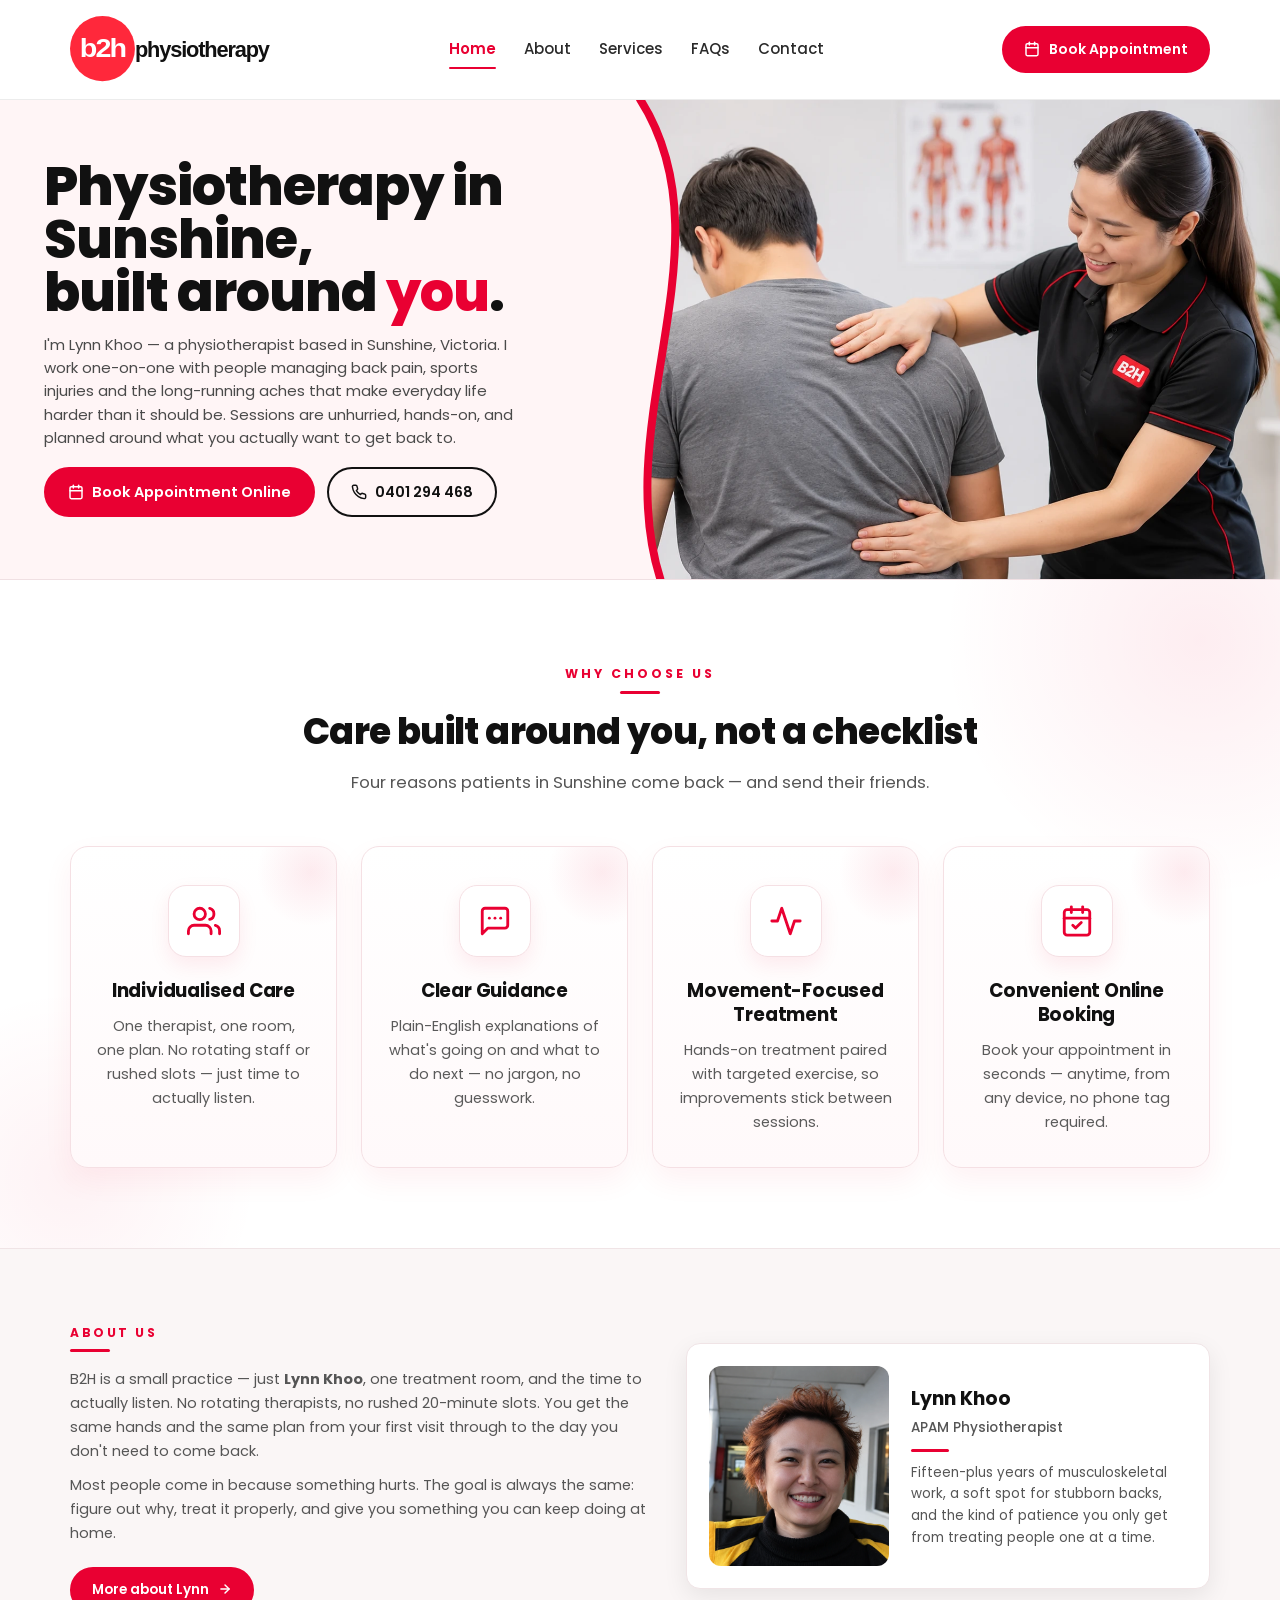
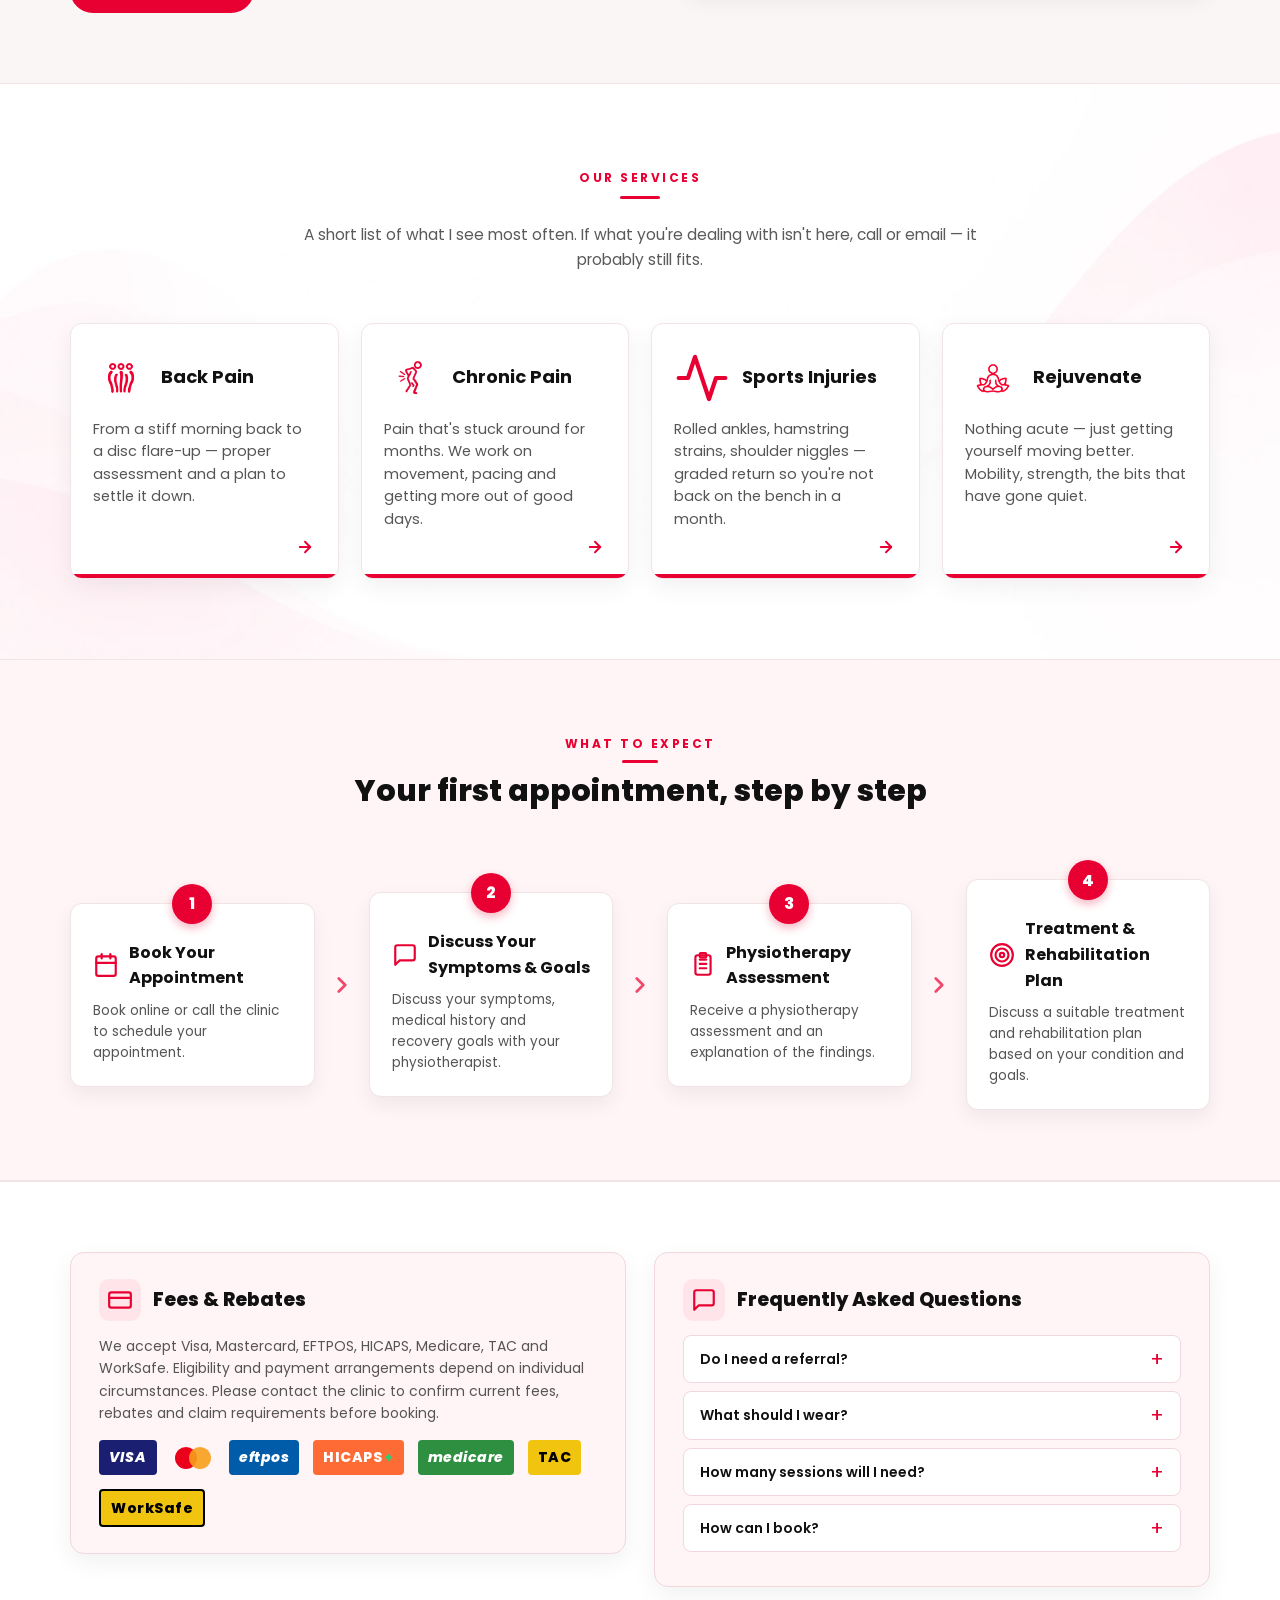
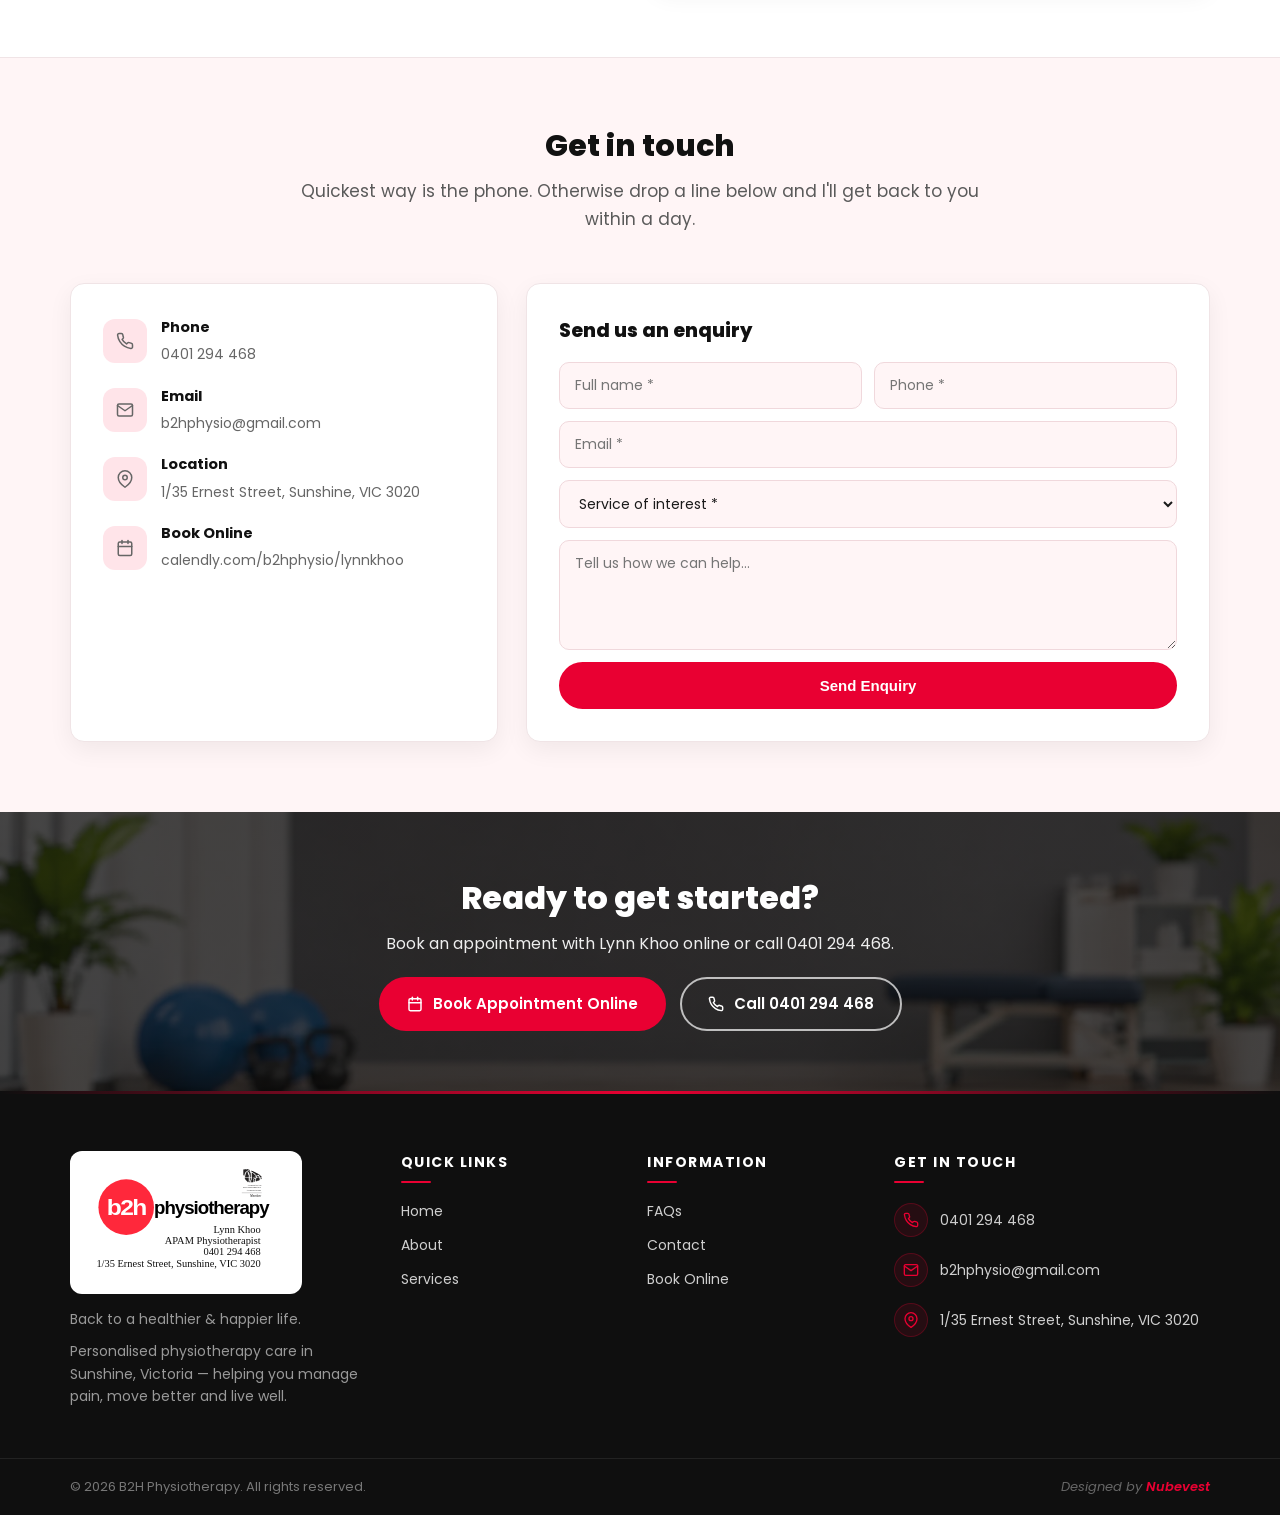
<file: index.html>
<!DOCTYPE html>
<html lang="en">
<head>
<meta charset="UTF-8" />
<meta name="viewport" content="width=device-width, initial-scale=1.0" />
<link rel="icon" type="image/svg+xml" href="images/logo-mark.svg" />
<link rel="shortcut icon" href="images/logo-mark.svg" />
<link rel="apple-touch-icon" href="images/logo-mark.svg" />
<title>B2H Physiotherapy — Back to a Healthier &amp; Happier Life</title>
<meta name="description" content="B2H Physiotherapy in Sunshine, Victoria. Personalised physiotherapy care with Lynn Khoo." />
<link rel="preconnect" href="https://fonts.googleapis.com">
<link rel="preconnect" href="https://fonts.gstatic.com" crossorigin>
<link href="https://fonts.googleapis.com/css2?family=Poppins:wght@400;500;600;700;800&display=swap" rel="stylesheet">
<link rel="stylesheet" href="styles.css" />
</head>
<body>

<header class="header">
  <div class="container header-inner">
    <a href="index.html" class="logo" aria-label="B2H Physiotherapy">
      <img src="images/logo-mark.svg" alt="B2H Physiotherapy" class="logo-img" />
    </a>
    <nav class="nav" id="nav">
      <div class="nav-head">
        <a href="index.html" class="logo" aria-label="B2H Physiotherapy">
          <img src="images/logo-mark.svg" alt="B2H Physiotherapy" class="logo-img" />
        </a>
        <button class="nav-close" id="nav-close" aria-label="Close menu">&times;</button>
      </div>
      <a href="index.html" class="active">Home</a>
      <a href="about.html" class="">About</a>
      <a href="services.html" class="">Services</a>
      <a href="faqs.html" class="">FAQs</a>
      <a href="contact.html" class="">Contact</a>
    </nav>
    <div class="nav-overlay" id="nav-overlay"></div>
    <a href="https://calendly.com/b2hphysio/lynnkhoo" target="_blank" rel="noopener" class="btn btn-primary btn-sm nav-cta">
      <svg width="16" height="16" viewBox="0 0 24 24" fill="none" stroke="currentColor" stroke-width="2.2" stroke-linecap="round" stroke-linejoin="round" style="vertical-align:-3px;margin-right:6px"><rect x="3" y="4" width="18" height="18" rx="2" ry="2"/><line x1="16" y1="2" x2="16" y2="6"/><line x1="8" y1="2" x2="8" y2="6"/><line x1="3" y1="10" x2="21" y2="10"/></svg>
      Book Appointment
    </a>
    <button class="hamburger" id="hamburger" aria-label="Menu">
      <span></span><span></span><span></span>
    </button>
  </div>
</header>

<!-- Hero -->
<section class="hero" id="home">
  <div class="hero-grid">
    <div class="hero-left">
      <div class="hero-left-inner">
        <h1>Physiotherapy in Sunshine,<br/>built around <span class="accent">you</span>.</h1>
        <p>I'm Lynn Khoo — a physiotherapist based in Sunshine, Victoria. I work one-on-one with people managing back pain, sports injuries and the long-running aches that make everyday life harder than it should be. Sessions are unhurried, hands-on, and planned around what you actually want to get back to.</p>
        <div class="hero-cta">
          <a href="https://calendly.com/b2hphysio/lynnkhoo" target="_blank" rel="noopener" class="btn btn-primary">
            <svg width="16" height="16" viewBox="0 0 24 24" fill="none" stroke="currentColor" stroke-width="2.2" stroke-linecap="round" stroke-linejoin="round" style="vertical-align:-3px;margin-right:8px"><rect x="3" y="4" width="18" height="18" rx="2" ry="2"/><line x1="16" y1="2" x2="16" y2="6"/><line x1="8" y1="2" x2="8" y2="6"/><line x1="3" y1="10" x2="21" y2="10"/></svg>
            Book Appointment Online
          </a>
          <a href="tel:0401294468" class="btn btn-ghost">
            <svg width="16" height="16" viewBox="0 0 24 24" fill="none" stroke="currentColor" stroke-width="2.2" stroke-linecap="round" stroke-linejoin="round" style="vertical-align:-3px;margin-right:8px"><path d="M22 16.92v3a2 2 0 0 1-2.18 2 19.79 19.79 0 0 1-8.63-3.07 19.5 19.5 0 0 1-6-6 19.79 19.79 0 0 1-3.07-8.67A2 2 0 0 1 4.11 2h3a2 2 0 0 1 2 1.72 12.84 12.84 0 0 0 .7 2.81 2 2 0 0 1-.45 2.11L8.09 9.91a16 16 0 0 0 6 6l1.27-1.27a2 2 0 0 1 2.11-.45 12.84 12.84 0 0 0 2.81.7A2 2 0 0 1 22 16.92z"/></svg>
            0401 294 468
          </a>
        </div>
      </div>
    </div>
    <div class="hero-right">
      <img src="images/hero.webp" alt="Lynn Khoo treating a patient's back at B2H Physiotherapy" />
      <svg class="hero-divider" viewBox="0 0 100 600" preserveAspectRatio="none" xmlns="http://www.w3.org/2000/svg" aria-hidden="true">
        <path d="M 0 0 L 45 0 C 90 180, 30 400, 55 600 L 0 600 Z" fill="#FFF5F6"/>
        <path d="M 45 0 C 90 180, 30 400, 55 600" stroke="#E90032" stroke-width="8" fill="none" vector-effect="non-scaling-stroke" stroke-linecap="round"/>
      </svg>
    </div>
  </div>
</section>

<!-- Why Choose Us -->
<section class="why-choose">
  <div class="container">
    <div class="why-choose-head">
      <span class="eyebrow">WHY CHOOSE US</span>
      <h2>Care built around you, not a checklist</h2>
      <p>Four reasons patients in Sunshine come back — and send their friends.</p>
    </div>
    <div class="why-grid">
      <div class="why-card">
        <div class="why-icon">
          <svg width="30" height="30" viewBox="0 0 24 24" fill="none" stroke="currentColor" stroke-width="2" stroke-linecap="round" stroke-linejoin="round"><path d="M17 21v-2a4 4 0 0 0-4-4H5a4 4 0 0 0-4 4v2"/><circle cx="9" cy="7" r="4"/><path d="M23 21v-2a4 4 0 0 0-3-3.87"/><path d="M16 3.13a4 4 0 0 1 0 7.75"/></svg>
        </div>
        <h3>Individualised Care</h3>
        <p>One therapist, one room, one plan. No rotating staff or rushed slots — just time to actually listen.</p>
      </div>
      <div class="why-card">
        <div class="why-icon">
          <svg width="30" height="30" viewBox="0 0 24 24" fill="none" stroke="currentColor" stroke-width="2" stroke-linecap="round" stroke-linejoin="round"><path d="M21 15a2 2 0 0 1-2 2H7l-4 4V5a2 2 0 0 1 2-2h14a2 2 0 0 1 2 2z"/><line x1="8" y1="10" x2="8" y2="10"/><line x1="12" y1="10" x2="12" y2="10"/><line x1="16" y1="10" x2="16" y2="10"/></svg>
        </div>
        <h3>Clear Guidance</h3>
        <p>Plain-English explanations of what's going on and what to do next — no jargon, no guesswork.</p>
      </div>
      <div class="why-card">
        <div class="why-icon">
          <svg width="30" height="30" viewBox="0 0 24 24" fill="none" stroke="currentColor" stroke-width="2" stroke-linecap="round" stroke-linejoin="round"><polyline points="22 12 18 12 15 21 9 3 6 12 2 12"/></svg>
        </div>
        <h3>Movement-Focused Treatment</h3>
        <p>Hands-on treatment paired with targeted exercise, so improvements stick between sessions.</p>
      </div>
      <div class="why-card">
        <div class="why-icon">
          <svg width="30" height="30" viewBox="0 0 24 24" fill="none" stroke="currentColor" stroke-width="2" stroke-linecap="round" stroke-linejoin="round"><rect x="3" y="4" width="18" height="18" rx="2" ry="2"/><line x1="16" y1="2" x2="16" y2="6"/><line x1="8" y1="2" x2="8" y2="6"/><line x1="3" y1="10" x2="21" y2="10"/><polyline points="9 15 11 17 15 13"/></svg>
        </div>
        <h3>Convenient Online Booking</h3>
        <p>Book your appointment in seconds — anytime, from any device, no phone tag required.</p>
      </div>
    </div>
  </div>
</section>

<!-- Brief About -->
<section class="section section-about">
  <div class="container">
    <div class="about-grid">
      <div class="about-text">
        <span class="eyebrow">ABOUT US</span>
        <p>B2H is a small practice — just <strong>Lynn Khoo</strong>, one treatment room, and the time to actually listen. No rotating therapists, no rushed 20-minute slots. You get the same hands and the same plan from your first visit through to the day you don't need to come back.</p>
        <p>Most people come in because something hurts. The goal is always the same: figure out why, treat it properly, and give you something you can keep doing at home.</p>
        <a href="about.html" class="btn btn-primary btn-sm about-cta">
          More about Lynn
          <svg width="14" height="14" viewBox="0 0 24 24" fill="none" stroke="currentColor" stroke-width="2.5" stroke-linecap="round" stroke-linejoin="round" style="margin-left:6px;vertical-align:-2px"><line x1="5" y1="12" x2="19" y2="12"/><polyline points="12 5 19 12 12 19"/></svg>
        </a>
      </div>
      <div class="about-card">
        <div class="about-photo">
          <img src="images/lynn.webp" alt="Lynn Khoo, APAM Physiotherapist" onerror="this.style.display='none';this.parentNode.classList.add('no-photo');" />
        </div>
        <div class="about-info">
          <h4>Lynn Khoo</h4>
          <p class="role">APAM Physiotherapist</p>
          <div class="divider-line"></div>
          <p class="about-desc">Fifteen-plus years of musculoskeletal work, a soft spot for stubborn backs, and the kind of patience you only get from treating people one at a time.</p>
        </div>
      </div>
    </div>
  </div>
</section>

<!-- Services preview -->
<section class="section section-services">
  <div class="container">
    <div class="section-head center">
      <span class="eyebrow">OUR SERVICES</span>
      <p class="lead">A short list of what I see most often. If what you're dealing with isn't here, call or email — it probably still fits.</p>
    </div>
    <div class="services-grid">
      <a href="services.html#back-pain" class="service-card">
        <div class="service-head">
          <span class="service-icon"><img src="images/services/back-pain.png" alt="" width="56" height="56" /></span>
          <h3>Back Pain</h3>
        </div>
        <p>From a stiff morning back to a disc flare-up — proper assessment and a plan to settle it down.</p>
        <span class="service-arrow"><svg width="18" height="18" viewBox="0 0 24 24" fill="none" stroke="currentColor" stroke-width="2.5" stroke-linecap="round" stroke-linejoin="round"><line x1="5" y1="12" x2="19" y2="12"/><polyline points="12 5 19 12 12 19"/></svg></span>
      </a>
      <a href="services.html#chronic-pain" class="service-card">
        <div class="service-head">
          <span class="service-icon"><img src="images/services/chronic-pain.png" alt="" width="56" height="56" /></span>
          <h3>Chronic Pain</h3>
        </div>
        <p>Pain that's stuck around for months. We work on movement, pacing and getting more out of good days.</p>
        <span class="service-arrow"><svg width="18" height="18" viewBox="0 0 24 24" fill="none" stroke="currentColor" stroke-width="2.5" stroke-linecap="round" stroke-linejoin="round"><line x1="5" y1="12" x2="19" y2="12"/><polyline points="12 5 19 12 12 19"/></svg></span>
      </a>
      <a href="services.html#sports-injuries" class="service-card">
        <div class="service-head">
          <span class="service-icon"><svg width="32" height="32" viewBox="0 0 24 24" fill="none" stroke="currentColor" stroke-width="1.8" stroke-linecap="round" stroke-linejoin="round"><polyline points="22 12 18 12 15 21 9 3 6 12 2 12"/></svg></span>
          <h3>Sports Injuries</h3>
        </div>
        <p>Rolled ankles, hamstring strains, shoulder niggles — graded return so you're not back on the bench in a month.</p>
        <span class="service-arrow"><svg width="18" height="18" viewBox="0 0 24 24" fill="none" stroke="currentColor" stroke-width="2.5" stroke-linecap="round" stroke-linejoin="round"><line x1="5" y1="12" x2="19" y2="12"/><polyline points="12 5 19 12 12 19"/></svg></span>
      </a>
      <a href="services.html#rejuvenate" class="service-card">
        <div class="service-head">
          <span class="service-icon"><img src="images/services/rejuvenate.png" alt="" width="56" height="56" /></span>
          <h3>Rejuvenate</h3>
        </div>
        <p>Nothing acute — just getting yourself moving better. Mobility, strength, the bits that have gone quiet.</p>
        <span class="service-arrow"><svg width="18" height="18" viewBox="0 0 24 24" fill="none" stroke="currentColor" stroke-width="2.5" stroke-linecap="round" stroke-linejoin="round"><line x1="5" y1="12" x2="19" y2="12"/><polyline points="12 5 19 12 12 19"/></svg></span>
      </a>
    </div>
  </div>
</section>

<!-- What to Expect -->
<section class="section section-expect">
  <div class="container">
    <div class="section-head center">
      <span class="eyebrow">WHAT TO EXPECT</span>
      <h2>Your first appointment, step by step</h2>
    </div>
    <div class="steps">
      <div class="step">
        <span class="step-num">1</span>
        <div class="step-head">
          <span class="step-icon"><svg width="26" height="26" viewBox="0 0 24 24" fill="none" stroke="currentColor" stroke-width="2" stroke-linecap="round" stroke-linejoin="round"><rect x="3" y="4" width="18" height="18" rx="2" ry="2"/><line x1="16" y1="2" x2="16" y2="6"/><line x1="8" y1="2" x2="8" y2="6"/><line x1="3" y1="10" x2="21" y2="10"/></svg></span>
          <h4>Book Your Appointment</h4>
        </div>
        <p>Book online or call the clinic to schedule your appointment.</p>
      </div>
      <span class="step-arrow"><svg width="26" height="26" viewBox="0 0 24 24" fill="none" stroke="currentColor" stroke-width="2.5" stroke-linecap="round" stroke-linejoin="round"><polyline points="9 18 15 12 9 6"/></svg></span>
      <div class="step">
        <span class="step-num">2</span>
        <div class="step-head">
          <span class="step-icon"><svg width="26" height="26" viewBox="0 0 24 24" fill="none" stroke="currentColor" stroke-width="2" stroke-linecap="round" stroke-linejoin="round"><path d="M21 15a2 2 0 0 1-2 2H7l-4 4V5a2 2 0 0 1 2-2h14a2 2 0 0 1 2 2z"/></svg></span>
          <h4>Discuss Your Symptoms &amp; Goals</h4>
        </div>
        <p>Discuss your symptoms, medical history and recovery goals with your physiotherapist.</p>
      </div>
      <span class="step-arrow"><svg width="26" height="26" viewBox="0 0 24 24" fill="none" stroke="currentColor" stroke-width="2.5" stroke-linecap="round" stroke-linejoin="round"><polyline points="9 18 15 12 9 6"/></svg></span>
      <div class="step">
        <span class="step-num">3</span>
        <div class="step-head">
          <span class="step-icon"><svg width="26" height="26" viewBox="0 0 24 24" fill="none" stroke="currentColor" stroke-width="2" stroke-linecap="round" stroke-linejoin="round"><path d="M9 11H15 M9 15H15 M9 7H15"/><rect x="5" y="3" width="14" height="18" rx="2"/><rect x="9" y="1" width="6" height="4" rx="1"/></svg></span>
          <h4>Physiotherapy Assessment</h4>
        </div>
        <p>Receive a physiotherapy assessment and an explanation of the findings.</p>
      </div>
      <span class="step-arrow"><svg width="26" height="26" viewBox="0 0 24 24" fill="none" stroke="currentColor" stroke-width="2.5" stroke-linecap="round" stroke-linejoin="round"><polyline points="9 18 15 12 9 6"/></svg></span>
      <div class="step">
        <span class="step-num">4</span>
        <div class="step-head">
          <span class="step-icon"><svg width="26" height="26" viewBox="0 0 24 24" fill="none" stroke="currentColor" stroke-width="2" stroke-linecap="round" stroke-linejoin="round"><circle cx="12" cy="12" r="10"/><circle cx="12" cy="12" r="6"/><circle cx="12" cy="12" r="2"/></svg></span>
          <h4>Treatment &amp; Rehabilitation Plan</h4>
        </div>
        <p>Discuss a suitable treatment and rehabilitation plan based on your condition and goals.</p>
      </div>
    </div>
  </div>
</section>

<!-- Fees & Rebates + FAQs -->
<section class="section section-faq-fees">
  <div class="container">
    <div class="fees-faq-grid">
      <div class="info-card">
        <div class="info-card-head">
          <span class="info-card-icon"><svg width="26" height="26" viewBox="0 0 24 24" fill="none" stroke="currentColor" stroke-width="2" stroke-linecap="round" stroke-linejoin="round"><rect x="2" y="5" width="20" height="14" rx="2"/><line x1="2" y1="10" x2="22" y2="10"/></svg></span>
          <h3>Fees &amp; Rebates</h3>
        </div>
        <p>We accept Visa, Mastercard, EFTPOS, HICAPS, Medicare, TAC and WorkSafe. Eligibility and payment arrangements depend on individual circumstances. Please contact the clinic to confirm current fees, rebates and claim requirements before booking.</p>
        <div class="pay-logos">
          <span class="pay-logo pay-visa">VISA</span>
          <span class="pay-logo pay-mc"><span class="mc-circle mc-red"></span><span class="mc-circle mc-yellow"></span></span>
          <span class="pay-logo pay-eftpos">eftpos</span>
          <span class="pay-logo pay-hicaps">HICAPS<span class="hicaps-plus">+</span></span>
          <span class="pay-logo pay-medicare">medicare</span>
          <span class="pay-logo pay-tac">TAC</span>
          <span class="pay-logo pay-worksafe">WorkSafe</span>
        </div>
      </div>
      <div class="info-card">
        <div class="info-card-head">
          <span class="info-card-icon"><svg width="26" height="26" viewBox="0 0 24 24" fill="none" stroke="currentColor" stroke-width="2" stroke-linecap="round" stroke-linejoin="round"><path d="M21 15a2 2 0 0 1-2 2H7l-4 4V5a2 2 0 0 1 2-2h14a2 2 0 0 1 2 2z"/></svg></span>
          <h3>Frequently Asked Questions</h3>
        </div>
        <div class="faq">
          <details><summary>Do I need a referral?</summary><p>Usually not for a private physiotherapy visit. Some funded services require referrals.</p></details>
          <details><summary>What should I wear?</summary><p>Comfortable clothing that allows easy movement.</p></details>
          <details><summary>How many sessions will I need?</summary><p>It depends on your condition and your goals — we'll discuss this with you after your assessment.</p></details>
          <details><summary>How can I book?</summary><p>Use the <a href="https://calendly.com/b2hphysio/lynnkhoo" target="_blank" rel="noopener">online booking link</a> or call us on <a href="tel:0401294468">0401 294 468</a>.</p></details>
        </div>
      </div>
    </div>
  </div>
</section>

<!-- Contact form -->
<section class="section" id="contact">
  <div class="container">
    <div class="section-head center">
      <h2>Get in touch</h2>
      <p class="lead">Quickest way is the phone. Otherwise drop a line below and I'll get back to you within a day.</p>
    </div>
    <div class="contact-grid">
      <div class="contact-info">
        <div class="info-row">
          <span class="info-icon"><svg width="18" height="18" viewBox="0 0 24 24" fill="none" stroke="currentColor" stroke-width="2" stroke-linecap="round" stroke-linejoin="round"><path d="M22 16.92v3a2 2 0 0 1-2.18 2 19.79 19.79 0 0 1-8.63-3.07 19.5 19.5 0 0 1-6-6 19.79 19.79 0 0 1-3.07-8.67A2 2 0 0 1 4.11 2h3a2 2 0 0 1 2 1.72 12.84 12.84 0 0 0 .7 2.81 2 2 0 0 1-.45 2.11L8.09 9.91a16 16 0 0 0 6 6l1.27-1.27a2 2 0 0 1 2.11-.45 12.84 12.84 0 0 0 2.81.7A2 2 0 0 1 22 16.92z"/></svg></span>
          <div><strong>Phone</strong><a href="tel:0401294468">0401 294 468</a></div>
        </div>
        <div class="info-row">
          <span class="info-icon"><svg width="18" height="18" viewBox="0 0 24 24" fill="none" stroke="currentColor" stroke-width="2" stroke-linecap="round" stroke-linejoin="round"><path d="M4 4h16c1.1 0 2 .9 2 2v12c0 1.1-.9 2-2 2H4c-1.1 0-2-.9-2-2V6c0-1.1.9-2 2-2z"/><polyline points="22,6 12,13 2,6"/></svg></span>
          <div><strong>Email</strong><a href="mailto:b2hphysio@gmail.com">b2hphysio@gmail.com</a></div>
        </div>
        <div class="info-row">
          <span class="info-icon"><svg width="18" height="18" viewBox="0 0 24 24" fill="none" stroke="currentColor" stroke-width="2" stroke-linecap="round" stroke-linejoin="round"><path d="M21 10c0 7-9 13-9 13s-9-6-9-13a9 9 0 0 1 18 0z"/><circle cx="12" cy="10" r="3"/></svg></span>
          <div><strong>Location</strong><span>1/35 Ernest Street, Sunshine, VIC 3020</span></div>
        </div>
        <div class="info-row">
          <span class="info-icon"><svg width="18" height="18" viewBox="0 0 24 24" fill="none" stroke="currentColor" stroke-width="2" stroke-linecap="round" stroke-linejoin="round"><rect x="3" y="4" width="18" height="18" rx="2" ry="2"/><line x1="16" y1="2" x2="16" y2="6"/><line x1="8" y1="2" x2="8" y2="6"/><line x1="3" y1="10" x2="21" y2="10"/></svg></span>
          <div><strong>Book Online</strong><a href="https://calendly.com/b2hphysio/lynnkhoo" target="_blank" rel="noopener">calendly.com/b2hphysio/lynnkhoo</a></div>
        </div>
      </div>
      <form class="contact-form" onsubmit="event.preventDefault(); alert('Thanks! We will get back to you soon.'); this.reset();">
        <h3>Send us an enquiry</h3>
        <div class="row">
          <input type="text" placeholder="Full name *" required />
          <input type="tel" placeholder="Phone *" required />
        </div>
        <input type="email" placeholder="Email *" required />
        <select required>
          <option value="">Service of interest *</option>
          <option>Back Pain</option>
          <option>Chronic Pain</option>
          <option>Sports Injuries</option>
          <option>Rejuvenate</option>
          <option>Other</option>
        </select>
        <textarea rows="4" placeholder="Tell us how we can help..."></textarea>
        <button type="submit" class="btn btn-primary">Send Enquiry</button>
      </form>
    </div>
  </div>
</section>

<!-- Footer CTA -->
<section class="footer-cta">
  <div class="container footer-cta-inner">
    <div>
      <h2>Ready to get started?</h2>
      <p>Book an appointment with Lynn Khoo online or call 0401 294 468.</p>
    </div>
    <div class="footer-cta-actions">
      <a href="https://calendly.com/b2hphysio/lynnkhoo" target="_blank" rel="noopener" class="btn btn-primary">
        <svg width="16" height="16" viewBox="0 0 24 24" fill="none" stroke="currentColor" stroke-width="2.2" stroke-linecap="round" stroke-linejoin="round" style="vertical-align:-3px;margin-right:6px"><rect x="3" y="4" width="18" height="18" rx="2" ry="2"/><line x1="16" y1="2" x2="16" y2="6"/><line x1="8" y1="2" x2="8" y2="6"/><line x1="3" y1="10" x2="21" y2="10"/></svg>
        Book Appointment Online
      </a>
      <a href="tel:0401294468" class="btn btn-ghost btn-ghost-light">
        <svg width="16" height="16" viewBox="0 0 24 24" fill="none" stroke="currentColor" stroke-width="2.2" stroke-linecap="round" stroke-linejoin="round" style="vertical-align:-3px;margin-right:6px"><path d="M22 16.92v3a2 2 0 0 1-2.18 2 19.79 19.79 0 0 1-8.63-3.07 19.5 19.5 0 0 1-6-6 19.79 19.79 0 0 1-3.07-8.67A2 2 0 0 1 4.11 2h3a2 2 0 0 1 2 1.72 12.84 12.84 0 0 0 .7 2.81 2 2 0 0 1-.45 2.11L8.09 9.91a16 16 0 0 0 6 6l1.27-1.27a2 2 0 0 1 2.11-.45 12.84 12.84 0 0 0 2.81.7A2 2 0 0 1 22 16.92z"/></svg>
        Call 0401 294 468
      </a>
    </div>
  </div>
</section>

<!-- Footer -->
<footer class="footer">
  <div class="container footer-inner">
    <div class="footer-brand">
      <div class="logo logo-light">
        <img src="images/logo.svg" alt="B2H Physiotherapy" class="logo-img logo-img-light" />
      </div>
      <p class="muted-light">Back to a healthier &amp; happier life.</p>
      <p class="muted-light">Personalised physiotherapy care in Sunshine, Victoria &mdash; helping you manage pain, move better and live well.</p>
    </div>

    <div class="footer-col">
      <h5>Quick Links</h5>
      <ul>
        <li><a href="index.html">Home</a></li>
        <li><a href="about.html">About</a></li>
        <li><a href="services.html">Services</a></li>
      </ul>
    </div>

    <div class="footer-col">
      <h5>Information</h5>
      <ul>
        <li><a href="faqs.html">FAQs</a></li>
        <li><a href="contact.html">Contact</a></li>
        <li><a href="https://calendly.com/b2hphysio/lynnkhoo" target="_blank" rel="noopener">Book Online</a></li>
      </ul>
    </div>

    <div class="footer-col footer-contact">
      <h5>Get in Touch</h5>
      <ul>
        <li>
          <span class="f-icon"><svg width="16" height="16" viewBox="0 0 24 24" fill="none" stroke="currentColor" stroke-width="2" stroke-linecap="round" stroke-linejoin="round"><path d="M22 16.92v3a2 2 0 0 1-2.18 2 19.79 19.79 0 0 1-8.63-3.07 19.5 19.5 0 0 1-6-6 19.79 19.79 0 0 1-3.07-8.67A2 2 0 0 1 4.11 2h3a2 2 0 0 1 2 1.72 12.84 12.84 0 0 0 .7 2.81 2 2 0 0 1-.45 2.11L8.09 9.91a16 16 0 0 0 6 6l1.27-1.27a2 2 0 0 1 2.11-.45 12.84 12.84 0 0 0 2.81.7A2 2 0 0 1 22 16.92z"/></svg></span>
          <a href="tel:0401294468">0401 294 468</a>
        </li>
        <li>
          <span class="f-icon"><svg width="16" height="16" viewBox="0 0 24 24" fill="none" stroke="currentColor" stroke-width="2" stroke-linecap="round" stroke-linejoin="round"><path d="M4 4h16c1.1 0 2 .9 2 2v12c0 1.1-.9 2-2 2H4c-1.1 0-2-.9-2-2V6c0-1.1.9-2 2-2z"/><polyline points="22,6 12,13 2,6"/></svg></span>
          <a href="mailto:b2hphysio@gmail.com">b2hphysio@gmail.com</a>
        </li>
        <li>
          <span class="f-icon"><svg width="16" height="16" viewBox="0 0 24 24" fill="none" stroke="currentColor" stroke-width="2" stroke-linecap="round" stroke-linejoin="round"><path d="M21 10c0 7-9 13-9 13s-9-6-9-13a9 9 0 0 1 18 0z"/><circle cx="12" cy="10" r="3"/></svg></span>
          <span>1/35 Ernest Street, Sunshine, VIC 3020</span>
        </li>
      </ul>
    </div>
  </div>

  <div class="copyright">
    <div class="container copyright-inner">
      <span>&copy; 2026 B2H Physiotherapy. All rights reserved.</span>
      <span class="footer-credit">Designed by <a href="https://nubevest.com.au" target="_blank" rel="noopener">Nubevest</a></span>
    </div>
  </div>
</footer>

<!-- Calendly badge widget begin -->
<link href="https://assets.calendly.com/assets/external/widget.css" rel="stylesheet">
<script src="https://assets.calendly.com/assets/external/widget.js" type="text/javascript" async></script>
<script type="text/javascript">
window.addEventListener('load', function() {
  if (typeof Calendly === 'undefined') return;
  Calendly.initBadgeWidget({
    url: 'https://calendly.com/b2hphysio/lynnkhoo',
    text: 'Schedule time with me',
    color: '#0069ff',
    textColor: '#ffffff',
    branding: false
  });
});
document.addEventListener('DOMContentLoaded', function(){
  document.querySelectorAll('a[href*="calendly.com/b2hphysio"]').forEach(function(a){
    a.addEventListener('click', function(e){
      if (typeof Calendly !== 'undefined') {
        e.preventDefault();
        Calendly.initPopupWidget({ url: 'https://calendly.com/b2hphysio/lynnkhoo' });
      }
    });
  });
});
</script>
<!-- Calendly badge widget end -->
<script src="script.js"></script>
</body>
</html>
</file>
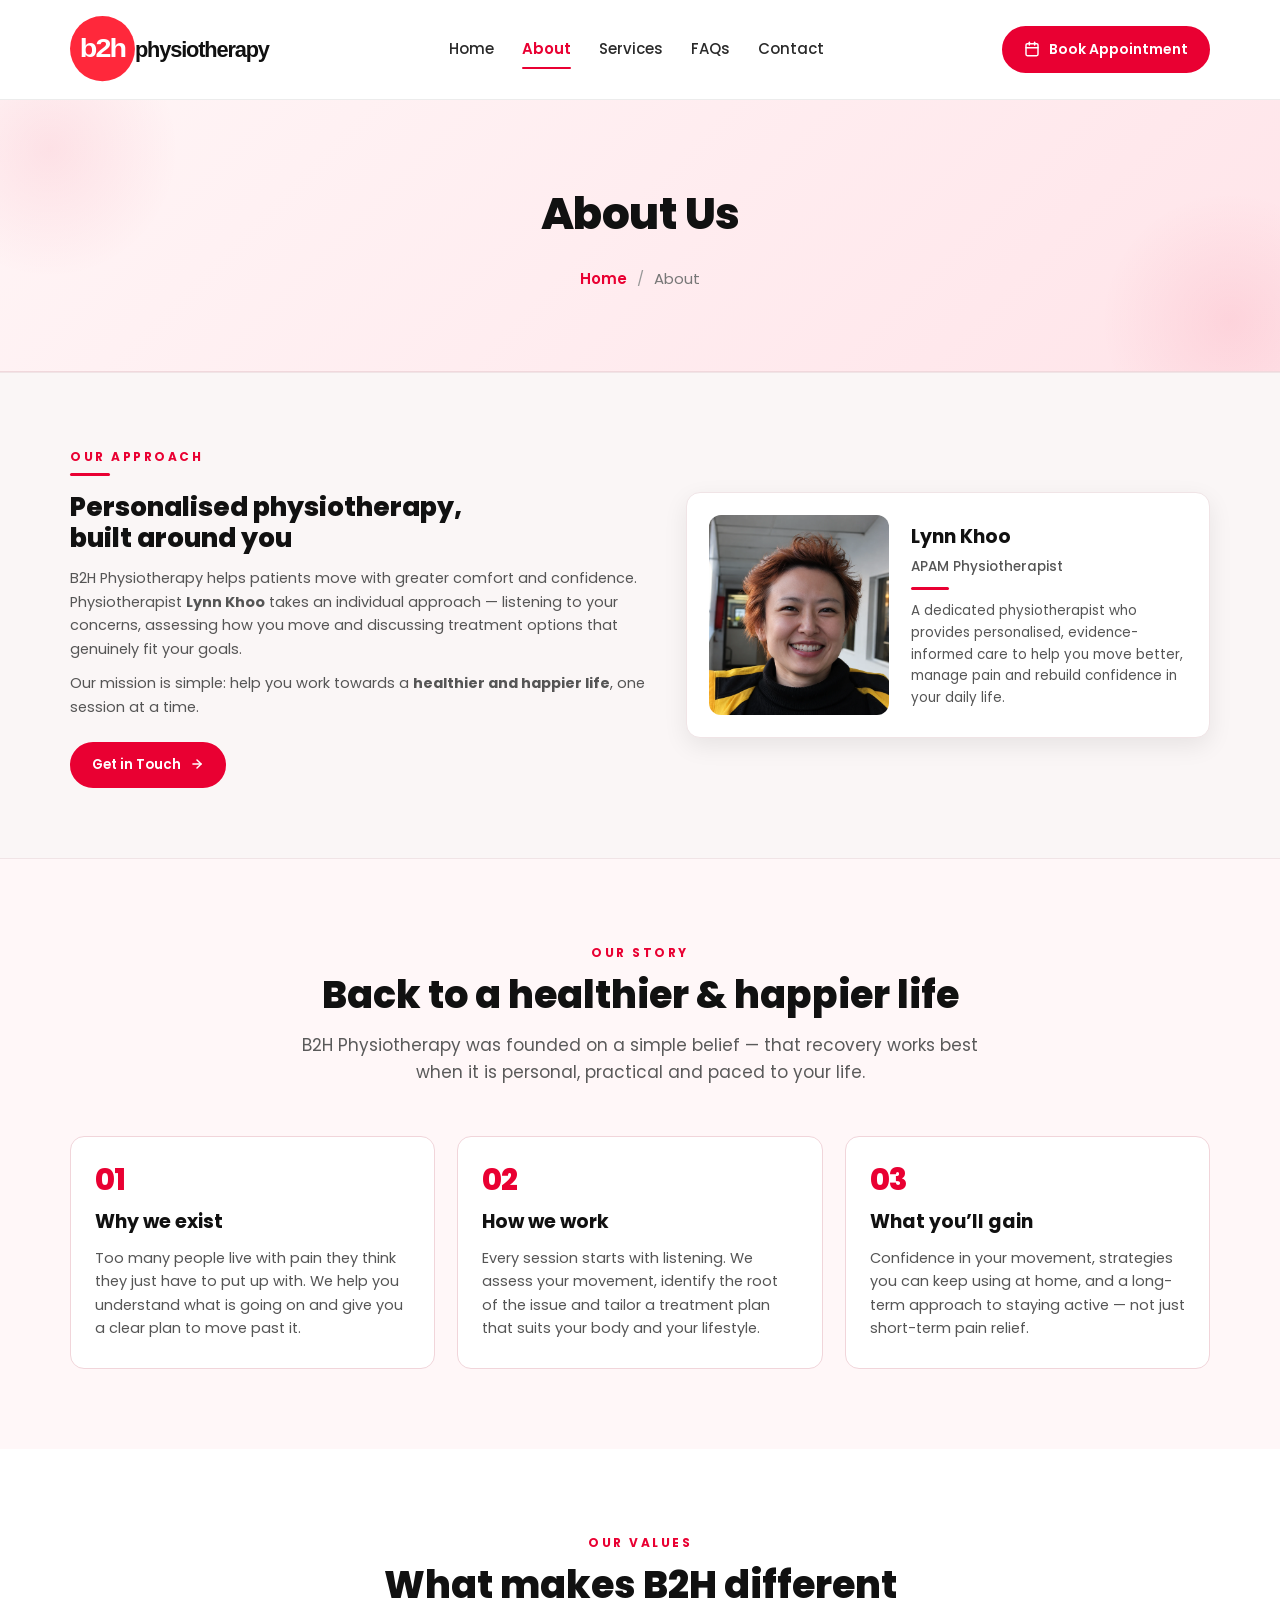
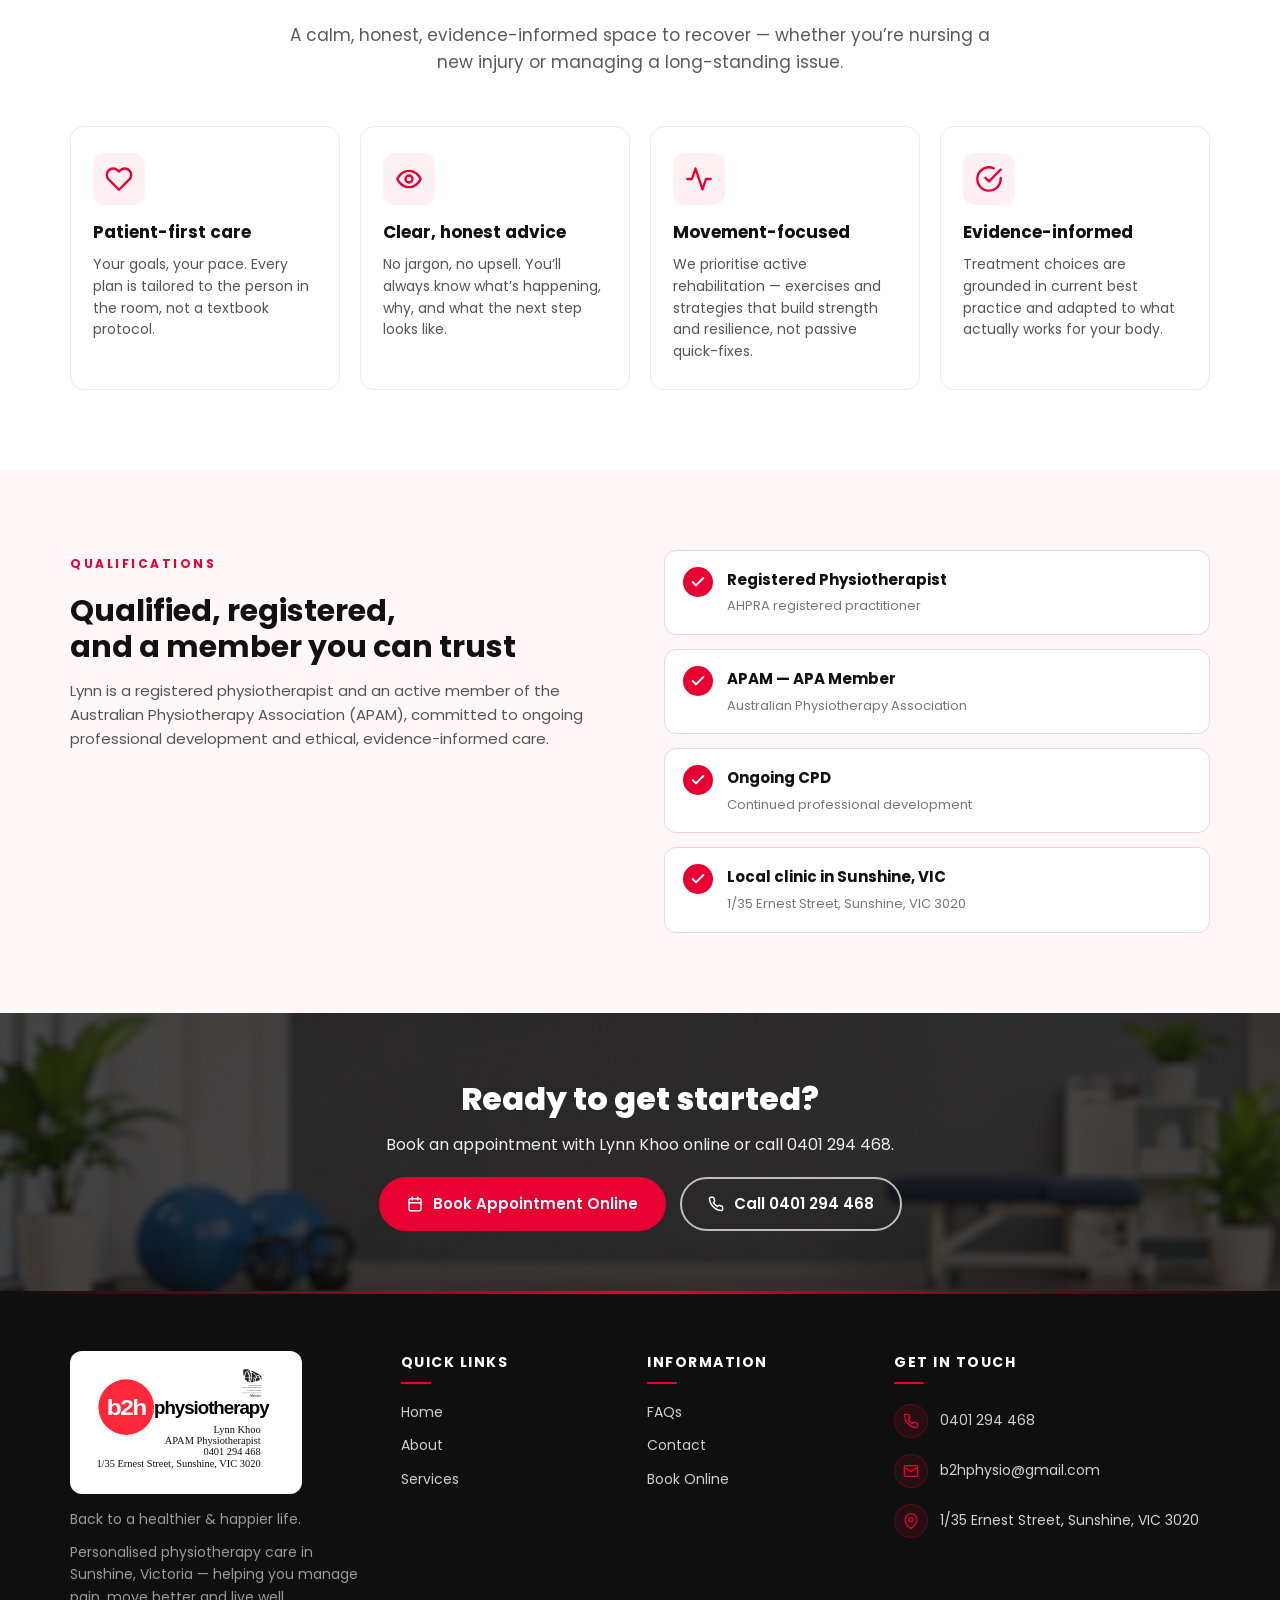
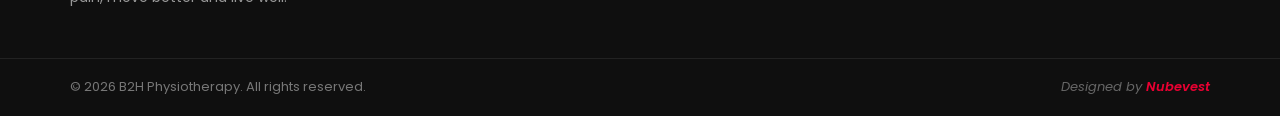
<file: about.html>
<!DOCTYPE html>
<html lang="en">
<head>
<meta charset="UTF-8" />
<meta name="viewport" content="width=device-width, initial-scale=1.0" />
<link rel="icon" type="image/svg+xml" href="images/logo-mark.svg" />
<link rel="shortcut icon" href="images/logo-mark.svg" />
<link rel="apple-touch-icon" href="images/logo-mark.svg" />
<title>About — B2H Physiotherapy</title>
<meta name="description" content="B2H Physiotherapy in Sunshine, Victoria. Personalised physiotherapy care with Lynn Khoo." />
<link rel="preconnect" href="https://fonts.googleapis.com">
<link rel="preconnect" href="https://fonts.gstatic.com" crossorigin>
<link href="https://fonts.googleapis.com/css2?family=Poppins:wght@400;500;600;700;800&display=swap" rel="stylesheet">
<link rel="stylesheet" href="styles.css" />
</head>
<body>

<header class="header">
  <div class="container header-inner">
    <a href="index.html" class="logo" aria-label="B2H Physiotherapy">
      <img src="images/logo-mark.svg" alt="B2H Physiotherapy" class="logo-img" />
    </a>
    <nav class="nav" id="nav">
      <div class="nav-head">
        <a href="index.html" class="logo" aria-label="B2H Physiotherapy">
          <img src="images/logo-mark.svg" alt="B2H Physiotherapy" class="logo-img" />
        </a>
        <button class="nav-close" id="nav-close" aria-label="Close menu">&times;</button>
      </div>
      <a href="index.html" class="">Home</a>
      <a href="about.html" class="active">About</a>
      <a href="services.html" class="">Services</a>
      <a href="faqs.html" class="">FAQs</a>
      <a href="contact.html" class="">Contact</a>
    </nav>
    <div class="nav-overlay" id="nav-overlay"></div>
    <a href="https://calendly.com/b2hphysio/lynnkhoo" target="_blank" rel="noopener" class="btn btn-primary btn-sm nav-cta">
      <svg width="16" height="16" viewBox="0 0 24 24" fill="none" stroke="currentColor" stroke-width="2.2" stroke-linecap="round" stroke-linejoin="round" style="vertical-align:-3px;margin-right:6px"><rect x="3" y="4" width="18" height="18" rx="2" ry="2"/><line x1="16" y1="2" x2="16" y2="6"/><line x1="8" y1="2" x2="8" y2="6"/><line x1="3" y1="10" x2="21" y2="10"/></svg>
      Book Appointment
    </a>
    <button class="hamburger" id="hamburger" aria-label="Menu">
      <span></span><span></span><span></span>
    </button>
  </div>
</header>

<section class="page-hero">
  <div class="container">
    <span class="eyebrow">ABOUT US</span>
    <h1>About Us</h1>
    <nav class="breadcrumb"><a href="index.html">Home</a><span class="sep">/</span>About</nav>
  </div>
</section>

<!-- Intro / Meet Lynn -->
<section class="section section-about">
  <div class="container">
    <div class="about-grid">
      <div class="about-text">
        <span class="eyebrow">OUR APPROACH</span>
        <h2>Personalised physiotherapy,<br/>built around you</h2>
        <p>B2H Physiotherapy helps patients move with greater comfort and confidence. Physiotherapist <strong>Lynn Khoo</strong> takes an individual approach &mdash; listening to your concerns, assessing how you move and discussing treatment options that genuinely fit your goals.</p>
        <p>Our mission is simple: help you work towards a <strong>healthier and happier life</strong>, one session at a time.</p>
        <a href="contact.html" class="btn btn-primary btn-sm about-cta">
          Get in Touch
          <svg width="14" height="14" viewBox="0 0 24 24" fill="none" stroke="currentColor" stroke-width="2.5" stroke-linecap="round" stroke-linejoin="round" style="margin-left:6px;vertical-align:-2px"><line x1="5" y1="12" x2="19" y2="12"/><polyline points="12 5 19 12 12 19"/></svg>
        </a>
      </div>
      <div class="about-card">
        <div class="about-photo">
          <img src="images/lynn.webp" alt="Lynn Khoo, APAM Physiotherapist" onerror="this.style.display='none';this.parentNode.classList.add('no-photo');" />
        </div>
        <div class="about-info">
          <h4>Lynn Khoo</h4>
          <p class="role">APAM Physiotherapist</p>
          <div class="divider-line"></div>
          <p class="about-desc">A dedicated physiotherapist who provides personalised, evidence-informed care to help you move better, manage pain and rebuild confidence in your daily life.</p>
        </div>
      </div>
    </div>
  </div>
</section>

<!-- Our Story -->
<section class="section section-story">
  <div class="container">
    <div class="section-head center">
      <span class="eyebrow">OUR STORY</span>
      <h2>Back to a healthier &amp; happier life</h2>
      <p class="lead">B2H Physiotherapy was founded on a simple belief &mdash; that recovery works best when it is personal, practical and paced to your life.</p>
    </div>

    <div class="story-grid">
      <article class="story-card">
        <span class="story-num">01</span>
        <h3>Why we exist</h3>
        <p>Too many people live with pain they think they just have to put up with. We help you understand what is going on and give you a clear plan to move past it.</p>
      </article>
      <article class="story-card">
        <span class="story-num">02</span>
        <h3>How we work</h3>
        <p>Every session starts with listening. We assess your movement, identify the root of the issue and tailor a treatment plan that suits your body and your lifestyle.</p>
      </article>
      <article class="story-card">
        <span class="story-num">03</span>
        <h3>What you&rsquo;ll gain</h3>
        <p>Confidence in your movement, strategies you can keep using at home, and a long-term approach to staying active &mdash; not just short-term pain relief.</p>
      </article>
    </div>
  </div>
</section>

<!-- Values -->
<section class="section section-values">
  <div class="container">
    <div class="section-head center">
      <span class="eyebrow">OUR VALUES</span>
      <h2>What makes B2H different</h2>
      <p class="lead">A calm, honest, evidence-informed space to recover &mdash; whether you&rsquo;re nursing a new injury or managing a long-standing issue.</p>
    </div>

    <div class="values-grid">
      <article class="value-card">
        <span class="value-icon"><svg width="28" height="28" viewBox="0 0 24 24" fill="none" stroke="currentColor" stroke-width="2" stroke-linecap="round" stroke-linejoin="round"><path d="M20.84 4.61a5.5 5.5 0 0 0-7.78 0L12 5.67l-1.06-1.06a5.5 5.5 0 0 0-7.78 7.78l1.06 1.06L12 21.23l7.78-7.78 1.06-1.06a5.5 5.5 0 0 0 0-7.78z"/></svg></span>
        <h4>Patient-first care</h4>
        <p>Your goals, your pace. Every plan is tailored to the person in the room, not a textbook protocol.</p>
      </article>
      <article class="value-card">
        <span class="value-icon"><svg width="28" height="28" viewBox="0 0 24 24" fill="none" stroke="currentColor" stroke-width="2" stroke-linecap="round" stroke-linejoin="round"><path d="M2 12s3-7 10-7 10 7 10 7-3 7-10 7-10-7-10-7z"/><circle cx="12" cy="12" r="3"/></svg></span>
        <h4>Clear, honest advice</h4>
        <p>No jargon, no upsell. You&rsquo;ll always know what&rsquo;s happening, why, and what the next step looks like.</p>
      </article>
      <article class="value-card">
        <span class="value-icon"><svg width="28" height="28" viewBox="0 0 24 24" fill="none" stroke="currentColor" stroke-width="2" stroke-linecap="round" stroke-linejoin="round"><polyline points="22 12 18 12 15 21 9 3 6 12 2 12"/></svg></span>
        <h4>Movement-focused</h4>
        <p>We prioritise active rehabilitation &mdash; exercises and strategies that build strength and resilience, not passive quick-fixes.</p>
      </article>
      <article class="value-card">
        <span class="value-icon"><svg width="28" height="28" viewBox="0 0 24 24" fill="none" stroke="currentColor" stroke-width="2" stroke-linecap="round" stroke-linejoin="round"><path d="M22 11.08V12a10 10 0 1 1-5.93-9.14"/><polyline points="22 4 12 14.01 9 11.01"/></svg></span>
        <h4>Evidence-informed</h4>
        <p>Treatment choices are grounded in current best practice and adapted to what actually works for your body.</p>
      </article>
    </div>
  </div>
</section>

<!-- Credentials -->
<section class="section section-credentials">
  <div class="container">
    <div class="credentials-grid">
      <div>
        <span class="eyebrow">QUALIFICATIONS</span>
        <h2>Qualified, registered,<br/>and a member you can trust</h2>
        <p>Lynn is a registered physiotherapist and an active member of the Australian Physiotherapy Association (APAM), committed to ongoing professional development and ethical, evidence-informed care.</p>
      </div>
      <ul class="credentials-list">
        <li><span class="check"><svg width="16" height="16" viewBox="0 0 24 24" fill="none" stroke="currentColor" stroke-width="3" stroke-linecap="round" stroke-linejoin="round"><polyline points="20 6 9 17 4 12"/></svg></span><div><strong>Registered Physiotherapist</strong><br/><span class="muted">AHPRA registered practitioner</span></div></li>
        <li><span class="check"><svg width="16" height="16" viewBox="0 0 24 24" fill="none" stroke="currentColor" stroke-width="3" stroke-linecap="round" stroke-linejoin="round"><polyline points="20 6 9 17 4 12"/></svg></span><div><strong>APAM &mdash; APA Member</strong><br/><span class="muted">Australian Physiotherapy Association</span></div></li>
        <li><span class="check"><svg width="16" height="16" viewBox="0 0 24 24" fill="none" stroke="currentColor" stroke-width="3" stroke-linecap="round" stroke-linejoin="round"><polyline points="20 6 9 17 4 12"/></svg></span><div><strong>Ongoing CPD</strong><br/><span class="muted">Continued professional development</span></div></li>
        <li><span class="check"><svg width="16" height="16" viewBox="0 0 24 24" fill="none" stroke="currentColor" stroke-width="3" stroke-linecap="round" stroke-linejoin="round"><polyline points="20 6 9 17 4 12"/></svg></span><div><strong>Local clinic in Sunshine, VIC</strong><br/><span class="muted">1/35 Ernest Street, Sunshine, VIC 3020</span></div></li>
      </ul>
    </div>
  </div>
</section>

<!-- Footer CTA -->
<section class="footer-cta">
  <div class="container footer-cta-inner">
    <div>
      <h2>Ready to get started?</h2>
      <p>Book an appointment with Lynn Khoo online or call 0401 294 468.</p>
    </div>
    <div class="footer-cta-actions">
      <a href="https://calendly.com/b2hphysio/lynnkhoo" target="_blank" rel="noopener" class="btn btn-primary">
        <svg width="16" height="16" viewBox="0 0 24 24" fill="none" stroke="currentColor" stroke-width="2.2" stroke-linecap="round" stroke-linejoin="round" style="vertical-align:-3px;margin-right:6px"><rect x="3" y="4" width="18" height="18" rx="2" ry="2"/><line x1="16" y1="2" x2="16" y2="6"/><line x1="8" y1="2" x2="8" y2="6"/><line x1="3" y1="10" x2="21" y2="10"/></svg>
        Book Appointment Online
      </a>
      <a href="tel:0401294468" class="btn btn-ghost btn-ghost-light">
        <svg width="16" height="16" viewBox="0 0 24 24" fill="none" stroke="currentColor" stroke-width="2.2" stroke-linecap="round" stroke-linejoin="round" style="vertical-align:-3px;margin-right:6px"><path d="M22 16.92v3a2 2 0 0 1-2.18 2 19.79 19.79 0 0 1-8.63-3.07 19.5 19.5 0 0 1-6-6 19.79 19.79 0 0 1-3.07-8.67A2 2 0 0 1 4.11 2h3a2 2 0 0 1 2 1.72 12.84 12.84 0 0 0 .7 2.81 2 2 0 0 1-.45 2.11L8.09 9.91a16 16 0 0 0 6 6l1.27-1.27a2 2 0 0 1 2.11-.45 12.84 12.84 0 0 0 2.81.7A2 2 0 0 1 22 16.92z"/></svg>
        Call 0401 294 468
      </a>
    </div>
  </div>
</section>

<!-- Footer -->
<footer class="footer">
  <div class="container footer-inner">
    <div class="footer-brand">
      <div class="logo logo-light">
        <img src="images/logo.svg" alt="B2H Physiotherapy" class="logo-img logo-img-light" />
      </div>
      <p class="muted-light">Back to a healthier &amp; happier life.</p>
      <p class="muted-light">Personalised physiotherapy care in Sunshine, Victoria &mdash; helping you manage pain, move better and live well.</p>
    </div>

    <div class="footer-col">
      <h5>Quick Links</h5>
      <ul>
        <li><a href="index.html">Home</a></li>
        <li><a href="about.html">About</a></li>
        <li><a href="services.html">Services</a></li>
      </ul>
    </div>

    <div class="footer-col">
      <h5>Information</h5>
      <ul>
        <li><a href="faqs.html">FAQs</a></li>
        <li><a href="contact.html">Contact</a></li>
        <li><a href="https://calendly.com/b2hphysio/lynnkhoo" target="_blank" rel="noopener">Book Online</a></li>
      </ul>
    </div>

    <div class="footer-col footer-contact">
      <h5>Get in Touch</h5>
      <ul>
        <li>
          <span class="f-icon"><svg width="16" height="16" viewBox="0 0 24 24" fill="none" stroke="currentColor" stroke-width="2" stroke-linecap="round" stroke-linejoin="round"><path d="M22 16.92v3a2 2 0 0 1-2.18 2 19.79 19.79 0 0 1-8.63-3.07 19.5 19.5 0 0 1-6-6 19.79 19.79 0 0 1-3.07-8.67A2 2 0 0 1 4.11 2h3a2 2 0 0 1 2 1.72 12.84 12.84 0 0 0 .7 2.81 2 2 0 0 1-.45 2.11L8.09 9.91a16 16 0 0 0 6 6l1.27-1.27a2 2 0 0 1 2.11-.45 12.84 12.84 0 0 0 2.81.7A2 2 0 0 1 22 16.92z"/></svg></span>
          <a href="tel:0401294468">0401 294 468</a>
        </li>
        <li>
          <span class="f-icon"><svg width="16" height="16" viewBox="0 0 24 24" fill="none" stroke="currentColor" stroke-width="2" stroke-linecap="round" stroke-linejoin="round"><path d="M4 4h16c1.1 0 2 .9 2 2v12c0 1.1-.9 2-2 2H4c-1.1 0-2-.9-2-2V6c0-1.1.9-2 2-2z"/><polyline points="22,6 12,13 2,6"/></svg></span>
          <a href="mailto:b2hphysio@gmail.com">b2hphysio@gmail.com</a>
        </li>
        <li>
          <span class="f-icon"><svg width="16" height="16" viewBox="0 0 24 24" fill="none" stroke="currentColor" stroke-width="2" stroke-linecap="round" stroke-linejoin="round"><path d="M21 10c0 7-9 13-9 13s-9-6-9-13a9 9 0 0 1 18 0z"/><circle cx="12" cy="10" r="3"/></svg></span>
          <span>1/35 Ernest Street, Sunshine, VIC 3020</span>
        </li>
      </ul>
    </div>
  </div>

  <div class="copyright">
    <div class="container copyright-inner">
      <span>&copy; 2026 B2H Physiotherapy. All rights reserved.</span>
      <span class="footer-credit">Designed by <a href="https://nubevest.com.au" target="_blank" rel="noopener">Nubevest</a></span>
    </div>
  </div>
</footer>

<!-- Calendly badge widget begin -->
<link href="https://assets.calendly.com/assets/external/widget.css" rel="stylesheet">
<script src="https://assets.calendly.com/assets/external/widget.js" type="text/javascript" async></script>
<script type="text/javascript">
window.addEventListener('load', function() {
  if (typeof Calendly === 'undefined') return;
  Calendly.initBadgeWidget({
    url: 'https://calendly.com/b2hphysio/lynnkhoo',
    text: 'Schedule time with me',
    color: '#0069ff',
    textColor: '#ffffff',
    branding: false
  });
});
document.addEventListener('DOMContentLoaded', function(){
  document.querySelectorAll('a[href*="calendly.com/b2hphysio"]').forEach(function(a){
    a.addEventListener('click', function(e){
      if (typeof Calendly !== 'undefined') {
        e.preventDefault();
        Calendly.initPopupWidget({ url: 'https://calendly.com/b2hphysio/lynnkhoo' });
      }
    });
  });
});
</script>
<!-- Calendly badge widget end -->
<script src="script.js"></script>
</body>
</html>
</file>
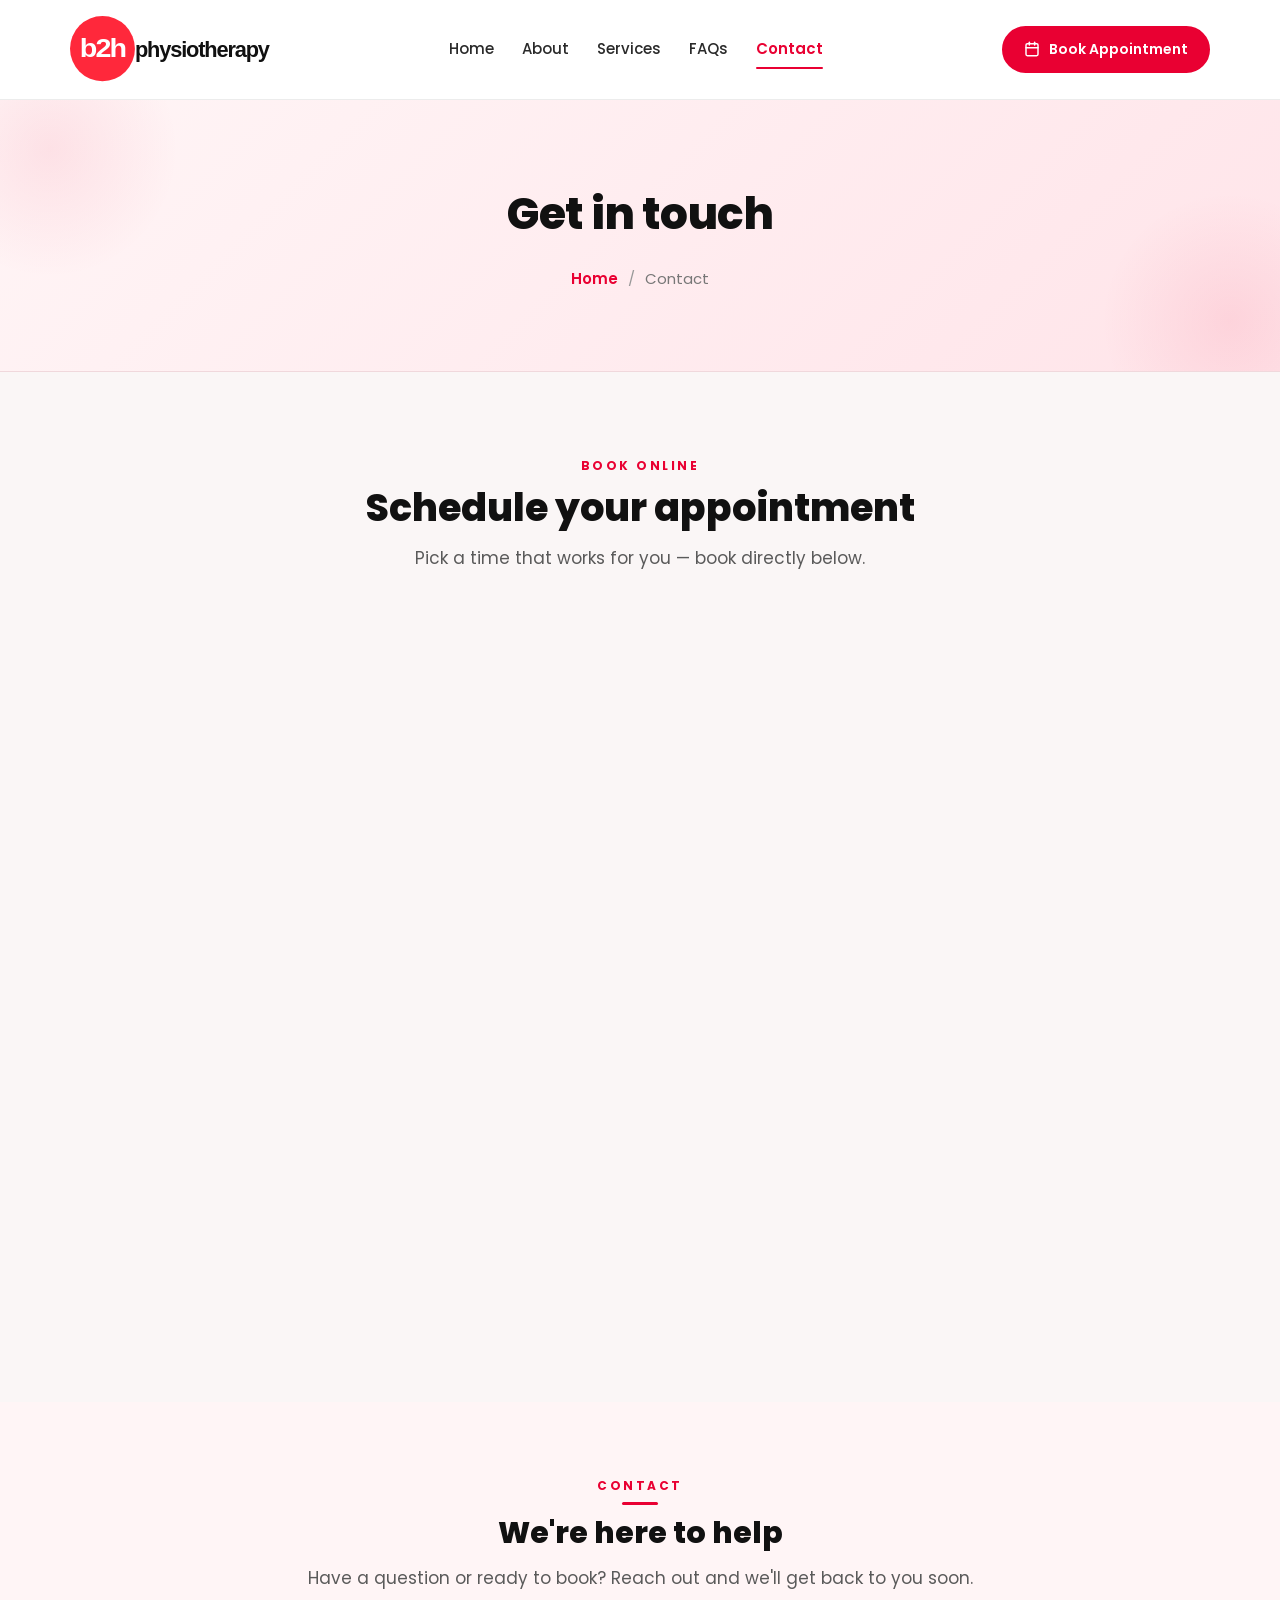
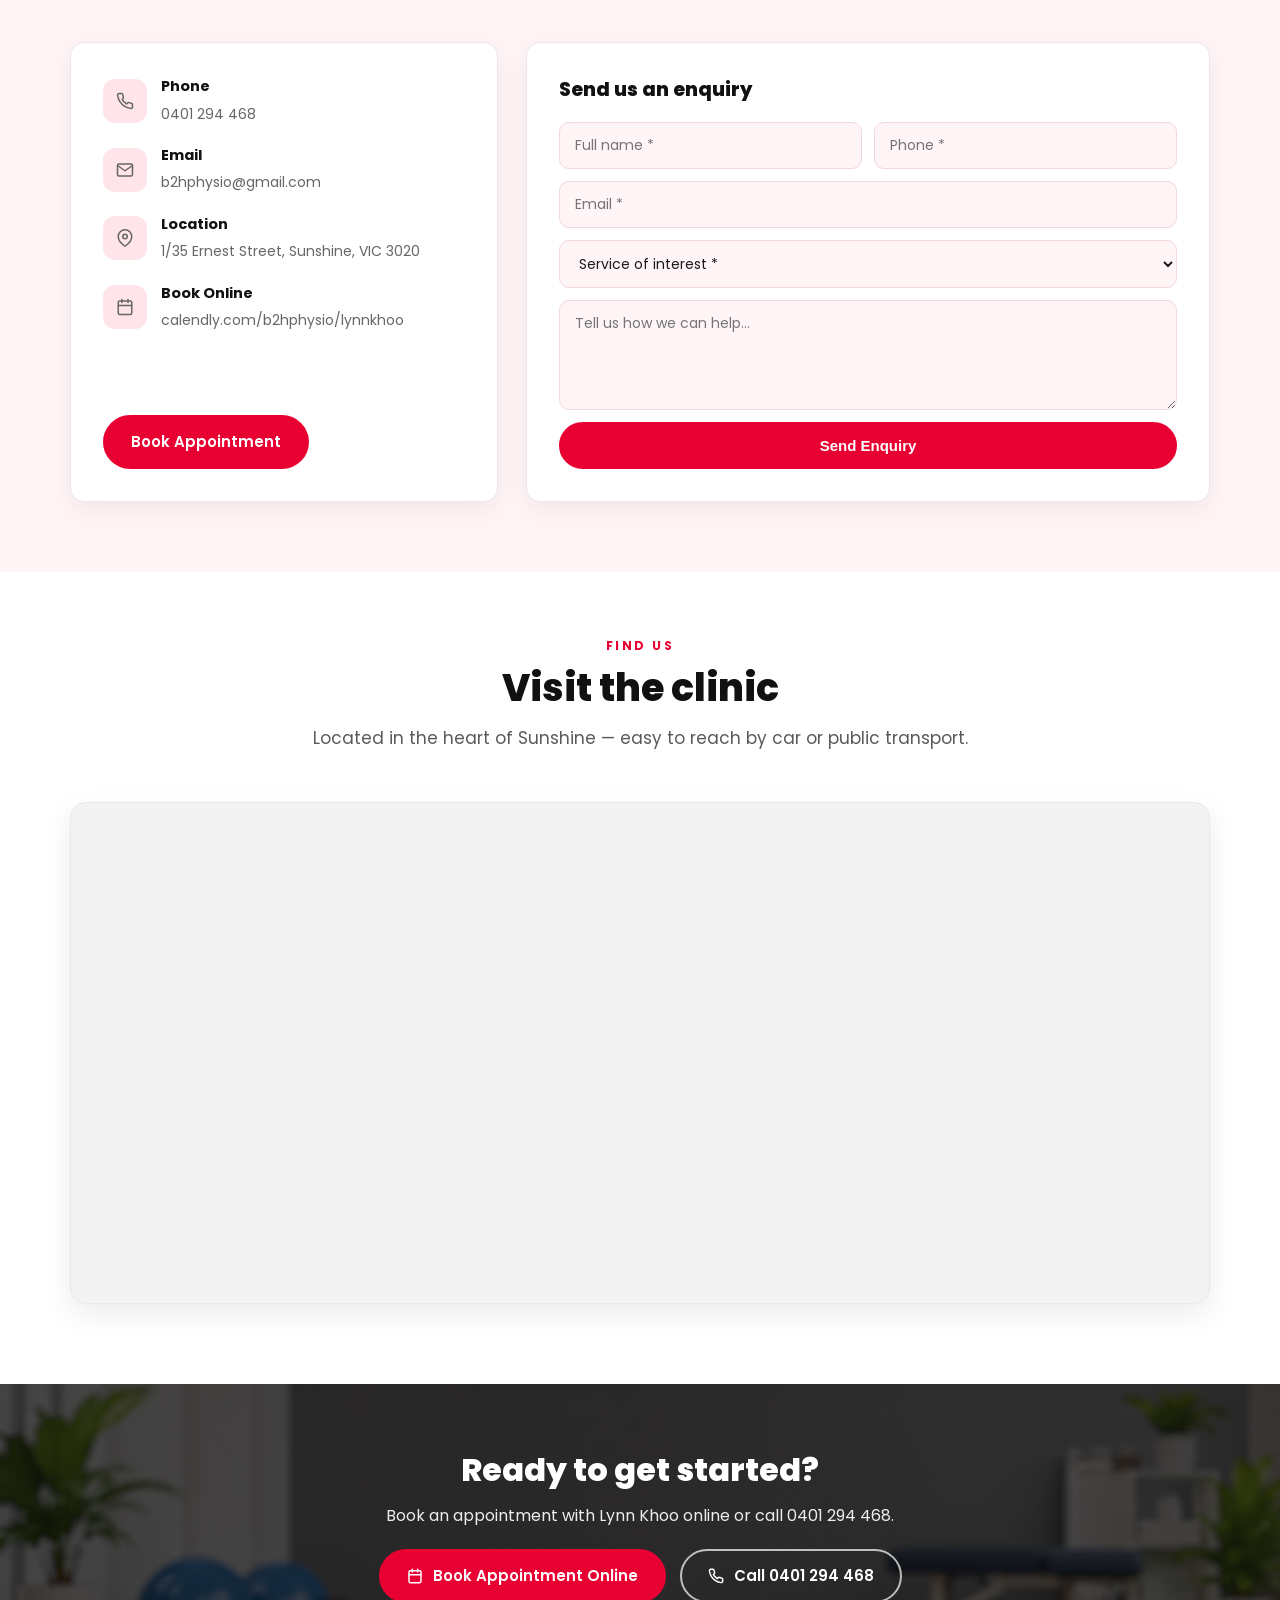
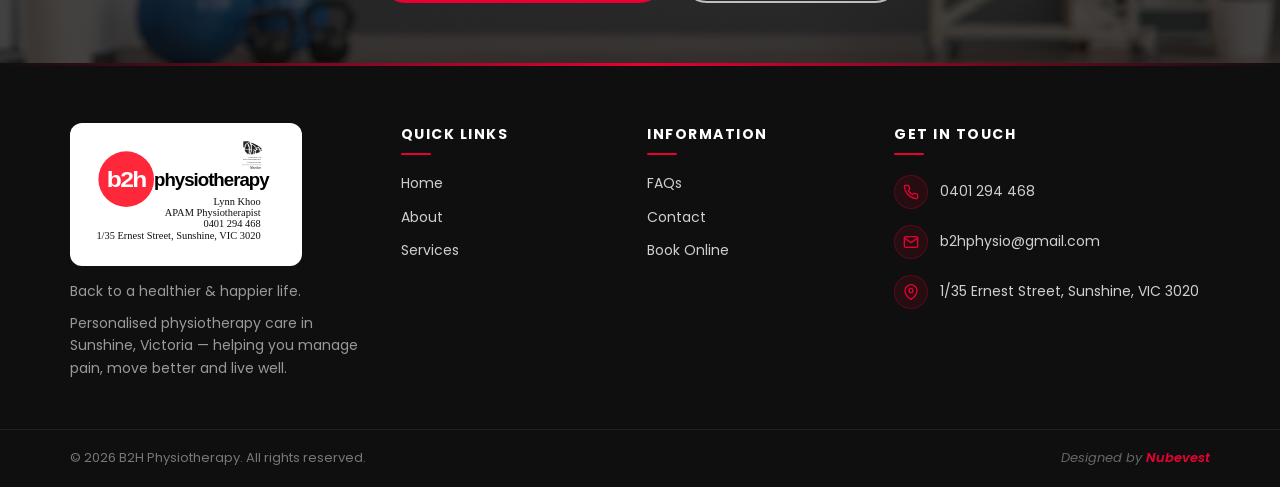
<file: contact.html>
<!DOCTYPE html>
<html lang="en">
<head>
<meta charset="UTF-8" />
<meta name="viewport" content="width=device-width, initial-scale=1.0" />
<link rel="icon" type="image/svg+xml" href="images/logo-mark.svg" />
<link rel="shortcut icon" href="images/logo-mark.svg" />
<link rel="apple-touch-icon" href="images/logo-mark.svg" />
<title>Contact — B2H Physiotherapy</title>
<meta name="description" content="B2H Physiotherapy in Sunshine, Victoria. Personalised physiotherapy care with Lynn Khoo." />
<link rel="preconnect" href="https://fonts.googleapis.com">
<link rel="preconnect" href="https://fonts.gstatic.com" crossorigin>
<link href="https://fonts.googleapis.com/css2?family=Poppins:wght@400;500;600;700;800&display=swap" rel="stylesheet">
<link rel="stylesheet" href="styles.css" />
</head>
<body>

<header class="header">
  <div class="container header-inner">
    <a href="index.html" class="logo" aria-label="B2H Physiotherapy">
      <img src="images/logo-mark.svg" alt="B2H Physiotherapy" class="logo-img" />
    </a>
    <nav class="nav" id="nav">
      <div class="nav-head">
        <a href="index.html" class="logo" aria-label="B2H Physiotherapy">
          <img src="images/logo-mark.svg" alt="B2H Physiotherapy" class="logo-img" />
        </a>
        <button class="nav-close" id="nav-close" aria-label="Close menu">&times;</button>
      </div>
      <a href="index.html" class="">Home</a>
      <a href="about.html" class="">About</a>
      <a href="services.html" class="">Services</a>
      <a href="faqs.html" class="">FAQs</a>
      <a href="contact.html" class="active">Contact</a>
    </nav>
    <div class="nav-overlay" id="nav-overlay"></div>
    <a href="https://calendly.com/b2hphysio/lynnkhoo" target="_blank" rel="noopener" class="btn btn-primary btn-sm nav-cta">
      <svg width="16" height="16" viewBox="0 0 24 24" fill="none" stroke="currentColor" stroke-width="2.2" stroke-linecap="round" stroke-linejoin="round" style="vertical-align:-3px;margin-right:6px"><rect x="3" y="4" width="18" height="18" rx="2" ry="2"/><line x1="16" y1="2" x2="16" y2="6"/><line x1="8" y1="2" x2="8" y2="6"/><line x1="3" y1="10" x2="21" y2="10"/></svg>
      Book Appointment
    </a>
    <button class="hamburger" id="hamburger" aria-label="Menu">
      <span></span><span></span><span></span>
    </button>
  </div>
</header>

<section class="page-hero">
  <div class="container">
    <span class="eyebrow">CONTACT</span>
    <h1>Get in touch</h1>
    <nav class="breadcrumb"><a href="index.html">Home</a><span class="sep">/</span>Contact</nav>
  </div>
</section>

<section class="section section-alt" id="book">
  <div class="container">
    <div class="section-head center">
      <span class="eyebrow">BOOK ONLINE</span>
      <h2>Schedule your appointment</h2>
      <p class="lead">Pick a time that works for you — book directly below.</p>
    </div>
    <div class="calendly-inline-widget" data-url="https://calendly.com/b2hphysio/lynnkhoo?text_color=ff0007&primary_color=0d52ba" style="min-width:320px;height:700px;"></div>
  </div>
</section>

<section class="section" id="contact">
  <div class="container">
    <div class="section-head center">
      <span class="eyebrow">CONTACT</span>
      <h2>We're here to help</h2>
      <p class="lead">Have a question or ready to book? Reach out and we'll get back to you soon.</p>
    </div>
    <div class="contact-grid">
      <div class="contact-info">
        <div class="info-row">
          <span class="info-icon"><svg width="18" height="18" viewBox="0 0 24 24" fill="none" stroke="currentColor" stroke-width="2" stroke-linecap="round" stroke-linejoin="round"><path d="M22 16.92v3a2 2 0 0 1-2.18 2 19.79 19.79 0 0 1-8.63-3.07 19.5 19.5 0 0 1-6-6 19.79 19.79 0 0 1-3.07-8.67A2 2 0 0 1 4.11 2h3a2 2 0 0 1 2 1.72 12.84 12.84 0 0 0 .7 2.81 2 2 0 0 1-.45 2.11L8.09 9.91a16 16 0 0 0 6 6l1.27-1.27a2 2 0 0 1 2.11-.45 12.84 12.84 0 0 0 2.81.7A2 2 0 0 1 22 16.92z"/></svg></span>
          <div><strong>Phone</strong><a href="tel:0401294468">0401 294 468</a></div>
        </div>
        <div class="info-row">
          <span class="info-icon"><svg width="18" height="18" viewBox="0 0 24 24" fill="none" stroke="currentColor" stroke-width="2" stroke-linecap="round" stroke-linejoin="round"><path d="M4 4h16c1.1 0 2 .9 2 2v12c0 1.1-.9 2-2 2H4c-1.1 0-2-.9-2-2V6c0-1.1.9-2 2-2z"/><polyline points="22,6 12,13 2,6"/></svg></span>
          <div><strong>Email</strong><a href="mailto:b2hphysio@gmail.com">b2hphysio@gmail.com</a></div>
        </div>
        <div class="info-row">
          <span class="info-icon"><svg width="18" height="18" viewBox="0 0 24 24" fill="none" stroke="currentColor" stroke-width="2" stroke-linecap="round" stroke-linejoin="round"><path d="M21 10c0 7-9 13-9 13s-9-6-9-13a9 9 0 0 1 18 0z"/><circle cx="12" cy="10" r="3"/></svg></span>
          <div><strong>Location</strong><span>1/35 Ernest Street, Sunshine, VIC 3020</span></div>
        </div>
        <div class="info-row">
          <span class="info-icon"><svg width="18" height="18" viewBox="0 0 24 24" fill="none" stroke="currentColor" stroke-width="2" stroke-linecap="round" stroke-linejoin="round"><rect x="3" y="4" width="18" height="18" rx="2" ry="2"/><line x1="16" y1="2" x2="16" y2="6"/><line x1="8" y1="2" x2="8" y2="6"/><line x1="3" y1="10" x2="21" y2="10"/></svg></span>
          <div><strong>Book Online</strong><a href="https://calendly.com/b2hphysio/lynnkhoo" target="_blank" rel="noopener">calendly.com/b2hphysio/lynnkhoo</a></div>
        </div>
        <a href="https://calendly.com/b2hphysio/lynnkhoo" target="_blank" rel="noopener" class="btn btn-primary">Book Appointment</a>
      </div>
      <form class="contact-form" onsubmit="event.preventDefault(); alert('Thanks! We will get back to you soon.'); this.reset();">
        <h3>Send us an enquiry</h3>
        <div class="row">
          <input type="text" placeholder="Full name *" required />
          <input type="tel" placeholder="Phone *" required />
        </div>
        <input type="email" placeholder="Email *" required />
        <select required>
          <option value="">Service of interest *</option>
          <option>Back Pain</option>
          <option>Chronic Pain</option>
          <option>Sports Injuries</option>
          <option>Rejuvenate</option>
          <option>Other</option>
        </select>
        <textarea rows="4" placeholder="Tell us how we can help..."></textarea>
        <button type="submit" class="btn btn-primary">Send Enquiry</button>
      </form>
    </div>
  </div>
</section>

<section class="section section-map">
  <div class="container">
    <div class="section-head center">
      <span class="eyebrow">FIND US</span>
      <h2>Visit the clinic</h2>
      <p class="lead">Located in the heart of Sunshine — easy to reach by car or public transport.</p>
    </div>
    <div class="map-embed map-embed-full">
      <iframe
        src="https://www.google.com/maps?q=1%2F35+Ernest+Street+Sunshine+VIC+3020&output=embed"
        width="100%" height="100%" style="border:0;" allowfullscreen="" loading="lazy" referrerpolicy="no-referrer-when-downgrade"
        title="Map showing 1/35 Ernest Street, Sunshine, VIC 3020"></iframe>
    </div>
  </div>
</section>

<!-- Footer CTA -->
<section class="footer-cta">
  <div class="container footer-cta-inner">
    <div>
      <h2>Ready to get started?</h2>
      <p>Book an appointment with Lynn Khoo online or call 0401 294 468.</p>
    </div>
    <div class="footer-cta-actions">
      <a href="https://calendly.com/b2hphysio/lynnkhoo" target="_blank" rel="noopener" class="btn btn-primary">
        <svg width="16" height="16" viewBox="0 0 24 24" fill="none" stroke="currentColor" stroke-width="2.2" stroke-linecap="round" stroke-linejoin="round" style="vertical-align:-3px;margin-right:6px"><rect x="3" y="4" width="18" height="18" rx="2" ry="2"/><line x1="16" y1="2" x2="16" y2="6"/><line x1="8" y1="2" x2="8" y2="6"/><line x1="3" y1="10" x2="21" y2="10"/></svg>
        Book Appointment Online
      </a>
      <a href="tel:0401294468" class="btn btn-ghost btn-ghost-light">
        <svg width="16" height="16" viewBox="0 0 24 24" fill="none" stroke="currentColor" stroke-width="2.2" stroke-linecap="round" stroke-linejoin="round" style="vertical-align:-3px;margin-right:6px"><path d="M22 16.92v3a2 2 0 0 1-2.18 2 19.79 19.79 0 0 1-8.63-3.07 19.5 19.5 0 0 1-6-6 19.79 19.79 0 0 1-3.07-8.67A2 2 0 0 1 4.11 2h3a2 2 0 0 1 2 1.72 12.84 12.84 0 0 0 .7 2.81 2 2 0 0 1-.45 2.11L8.09 9.91a16 16 0 0 0 6 6l1.27-1.27a2 2 0 0 1 2.11-.45 12.84 12.84 0 0 0 2.81.7A2 2 0 0 1 22 16.92z"/></svg>
        Call 0401 294 468
      </a>
    </div>
  </div>
</section>

<!-- Footer -->
<footer class="footer">
  <div class="container footer-inner">
    <div class="footer-brand">
      <div class="logo logo-light">
        <img src="images/logo.svg" alt="B2H Physiotherapy" class="logo-img logo-img-light" />
      </div>
      <p class="muted-light">Back to a healthier &amp; happier life.</p>
      <p class="muted-light">Personalised physiotherapy care in Sunshine, Victoria &mdash; helping you manage pain, move better and live well.</p>
    </div>

    <div class="footer-col">
      <h5>Quick Links</h5>
      <ul>
        <li><a href="index.html">Home</a></li>
        <li><a href="about.html">About</a></li>
        <li><a href="services.html">Services</a></li>
      </ul>
    </div>

    <div class="footer-col">
      <h5>Information</h5>
      <ul>
        <li><a href="faqs.html">FAQs</a></li>
        <li><a href="contact.html">Contact</a></li>
        <li><a href="https://calendly.com/b2hphysio/lynnkhoo" target="_blank" rel="noopener">Book Online</a></li>
      </ul>
    </div>

    <div class="footer-col footer-contact">
      <h5>Get in Touch</h5>
      <ul>
        <li>
          <span class="f-icon"><svg width="16" height="16" viewBox="0 0 24 24" fill="none" stroke="currentColor" stroke-width="2" stroke-linecap="round" stroke-linejoin="round"><path d="M22 16.92v3a2 2 0 0 1-2.18 2 19.79 19.79 0 0 1-8.63-3.07 19.5 19.5 0 0 1-6-6 19.79 19.79 0 0 1-3.07-8.67A2 2 0 0 1 4.11 2h3a2 2 0 0 1 2 1.72 12.84 12.84 0 0 0 .7 2.81 2 2 0 0 1-.45 2.11L8.09 9.91a16 16 0 0 0 6 6l1.27-1.27a2 2 0 0 1 2.11-.45 12.84 12.84 0 0 0 2.81.7A2 2 0 0 1 22 16.92z"/></svg></span>
          <a href="tel:0401294468">0401 294 468</a>
        </li>
        <li>
          <span class="f-icon"><svg width="16" height="16" viewBox="0 0 24 24" fill="none" stroke="currentColor" stroke-width="2" stroke-linecap="round" stroke-linejoin="round"><path d="M4 4h16c1.1 0 2 .9 2 2v12c0 1.1-.9 2-2 2H4c-1.1 0-2-.9-2-2V6c0-1.1.9-2 2-2z"/><polyline points="22,6 12,13 2,6"/></svg></span>
          <a href="mailto:b2hphysio@gmail.com">b2hphysio@gmail.com</a>
        </li>
        <li>
          <span class="f-icon"><svg width="16" height="16" viewBox="0 0 24 24" fill="none" stroke="currentColor" stroke-width="2" stroke-linecap="round" stroke-linejoin="round"><path d="M21 10c0 7-9 13-9 13s-9-6-9-13a9 9 0 0 1 18 0z"/><circle cx="12" cy="10" r="3"/></svg></span>
          <span>1/35 Ernest Street, Sunshine, VIC 3020</span>
        </li>
      </ul>
    </div>
  </div>

  <div class="copyright">
    <div class="container copyright-inner">
      <span>&copy; 2026 B2H Physiotherapy. All rights reserved.</span>
      <span class="footer-credit">Designed by <a href="https://nubevest.com.au" target="_blank" rel="noopener">Nubevest</a></span>
    </div>
  </div>
</footer>

<!-- Calendly badge widget begin -->
<link href="https://assets.calendly.com/assets/external/widget.css" rel="stylesheet">
<script src="https://assets.calendly.com/assets/external/widget.js" type="text/javascript" async></script>
<script type="text/javascript">
window.addEventListener('load', function() {
  if (typeof Calendly === 'undefined') return;
  Calendly.initBadgeWidget({
    url: 'https://calendly.com/b2hphysio/lynnkhoo',
    text: 'Schedule time with me',
    color: '#0069ff',
    textColor: '#ffffff',
    branding: false
  });
});
document.addEventListener('DOMContentLoaded', function(){
  document.querySelectorAll('a[href*="calendly.com/b2hphysio"]').forEach(function(a){
    a.addEventListener('click', function(e){
      if (typeof Calendly !== 'undefined') {
        e.preventDefault();
        Calendly.initPopupWidget({ url: 'https://calendly.com/b2hphysio/lynnkhoo' });
      }
    });
  });
});
</script>
<!-- Calendly badge widget end -->
<script src="script.js"></script>
</body>
</html>
</file>
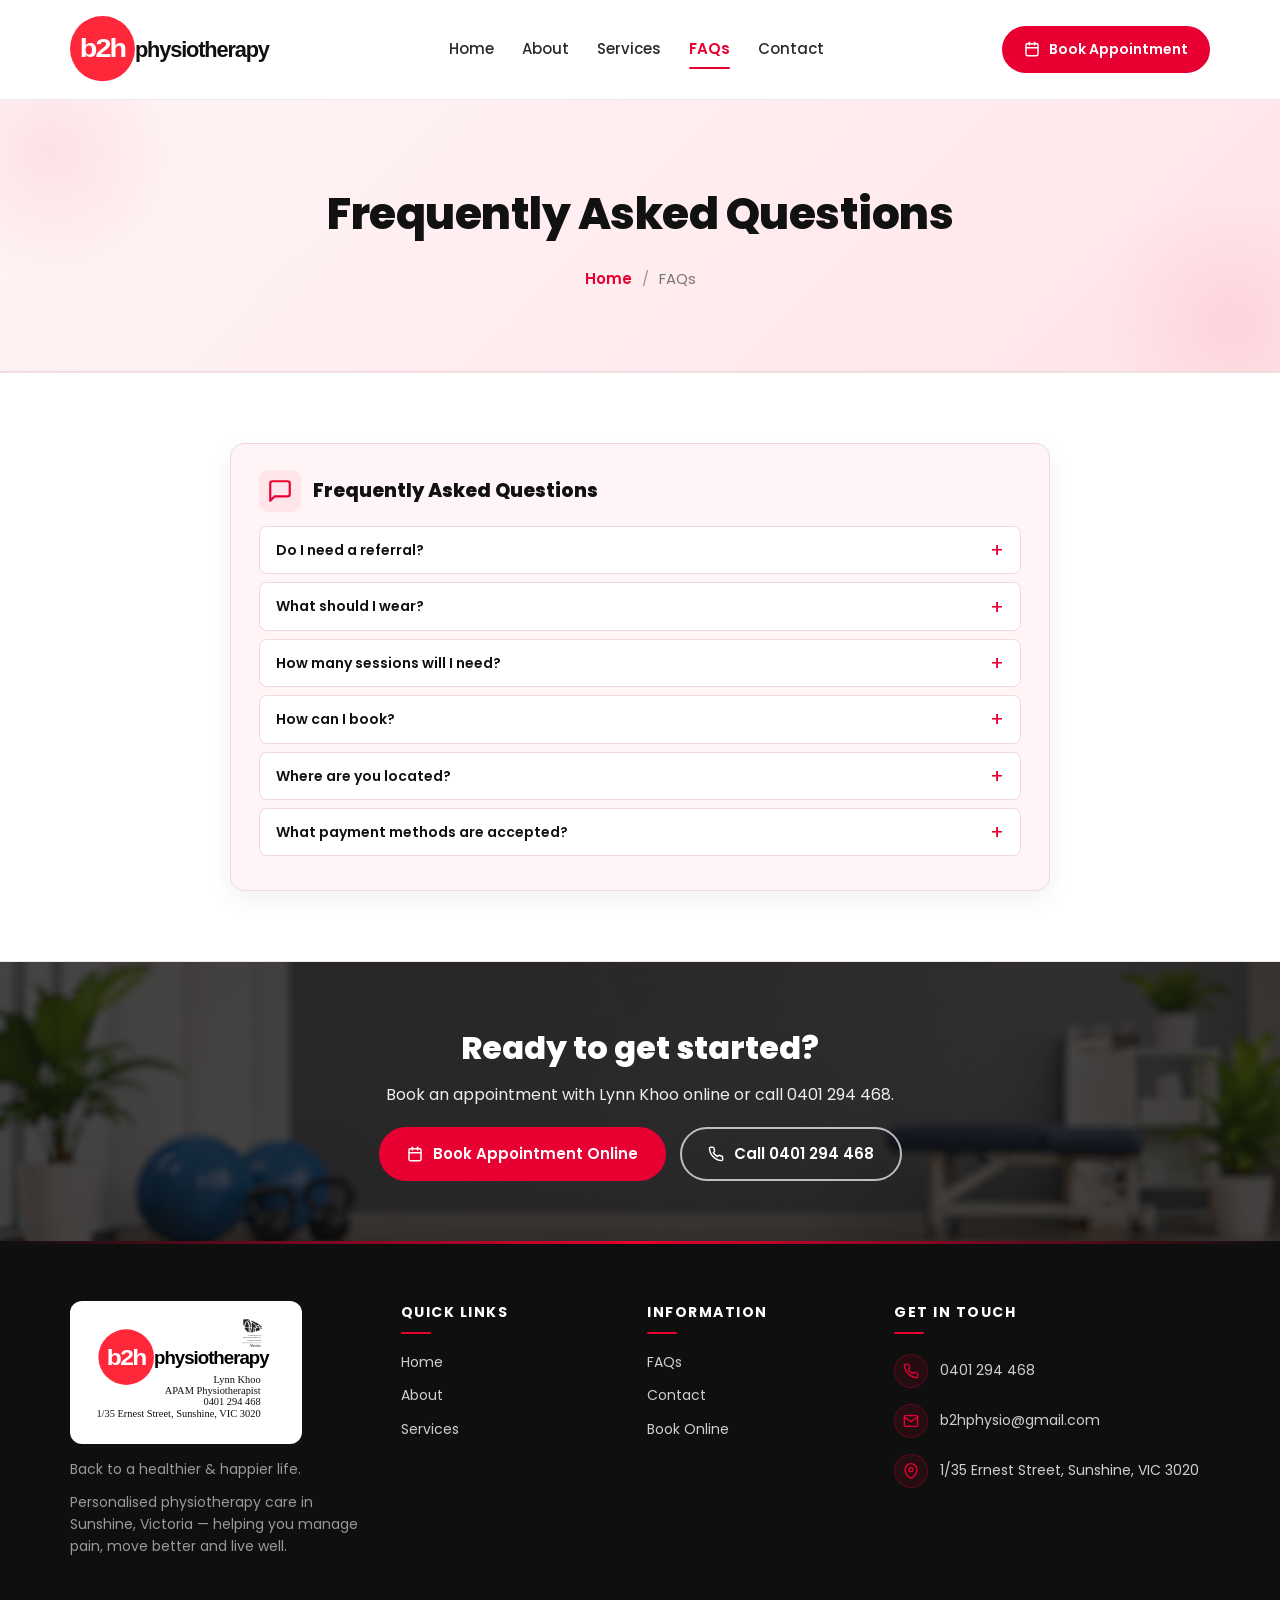
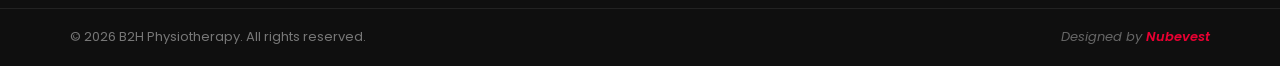
<file: faqs.html>
<!DOCTYPE html>
<html lang="en">
<head>
<meta charset="UTF-8" />
<meta name="viewport" content="width=device-width, initial-scale=1.0" />
<link rel="icon" type="image/svg+xml" href="images/logo-mark.svg" />
<link rel="shortcut icon" href="images/logo-mark.svg" />
<link rel="apple-touch-icon" href="images/logo-mark.svg" />
<title>FAQs — B2H Physiotherapy</title>
<meta name="description" content="B2H Physiotherapy in Sunshine, Victoria. Personalised physiotherapy care with Lynn Khoo." />
<link rel="preconnect" href="https://fonts.googleapis.com">
<link rel="preconnect" href="https://fonts.gstatic.com" crossorigin>
<link href="https://fonts.googleapis.com/css2?family=Poppins:wght@400;500;600;700;800&display=swap" rel="stylesheet">
<link rel="stylesheet" href="styles.css" />
</head>
<body>

<header class="header">
  <div class="container header-inner">
    <a href="index.html" class="logo" aria-label="B2H Physiotherapy">
      <img src="images/logo-mark.svg" alt="B2H Physiotherapy" class="logo-img" />
    </a>
    <nav class="nav" id="nav">
      <div class="nav-head">
        <a href="index.html" class="logo" aria-label="B2H Physiotherapy">
          <img src="images/logo-mark.svg" alt="B2H Physiotherapy" class="logo-img" />
        </a>
        <button class="nav-close" id="nav-close" aria-label="Close menu">&times;</button>
      </div>
      <a href="index.html" class="">Home</a>
      <a href="about.html" class="">About</a>
      <a href="services.html" class="">Services</a>
      <a href="faqs.html" class="active">FAQs</a>
      <a href="contact.html" class="">Contact</a>
    </nav>
    <div class="nav-overlay" id="nav-overlay"></div>
    <a href="https://calendly.com/b2hphysio/lynnkhoo" target="_blank" rel="noopener" class="btn btn-primary btn-sm nav-cta">
      <svg width="16" height="16" viewBox="0 0 24 24" fill="none" stroke="currentColor" stroke-width="2.2" stroke-linecap="round" stroke-linejoin="round" style="vertical-align:-3px;margin-right:6px"><rect x="3" y="4" width="18" height="18" rx="2" ry="2"/><line x1="16" y1="2" x2="16" y2="6"/><line x1="8" y1="2" x2="8" y2="6"/><line x1="3" y1="10" x2="21" y2="10"/></svg>
      Book Appointment
    </a>
    <button class="hamburger" id="hamburger" aria-label="Menu">
      <span></span><span></span><span></span>
    </button>
  </div>
</header>

<section class="page-hero">
  <div class="container">
    <span class="eyebrow">FAQS</span>
    <h1>Frequently Asked Questions</h1>
    <nav class="breadcrumb"><a href="index.html">Home</a><span class="sep">/</span>FAQs</nav>
  </div>
</section>

<section class="section section-faq-fees">
  <div class="container">
    <div class="fees-faq-grid" style="grid-template-columns:1fr;max-width:820px;margin:0 auto">
      <div class="info-card">
        <div class="info-card-head">
          <span class="info-card-icon"><svg width="26" height="26" viewBox="0 0 24 24" fill="none" stroke="currentColor" stroke-width="2" stroke-linecap="round" stroke-linejoin="round"><path d="M21 15a2 2 0 0 1-2 2H7l-4 4V5a2 2 0 0 1 2-2h14a2 2 0 0 1 2 2z"/></svg></span>
          <h3>Frequently Asked Questions</h3>
        </div>
        <div class="faq">
          <details><summary>Do I need a referral?</summary><p>Usually not for a private physiotherapy visit. Some funded services require referrals.</p></details>
          <details><summary>What should I wear?</summary><p>Comfortable clothing that allows easy movement.</p></details>
          <details><summary>How many sessions will I need?</summary><p>It depends on your condition and your goals — we'll discuss this with you after your assessment.</p></details>
          <details><summary>How can I book?</summary><p>Use the <a href="https://calendly.com/b2hphysio/lynnkhoo" target="_blank" rel="noopener">online booking link</a> or call the clinic on <a href="tel:0401294468">0401 294 468</a>.</p></details>
          <details><summary>Where are you located?</summary><p>B2H Physiotherapy is located at 1/35 Ernest Street, Sunshine, VIC 3020.</p></details>
          <details><summary>What payment methods are accepted?</summary><p>We accept Visa, Mastercard, EFTPOS, HICAPS, Medicare, TAC and WorkSafe. See <a href="fees.html">Fees &amp; Rebates</a> for details.</p></details>
        </div>
      </div>
    </div>
  </div>
</section>

<!-- Footer CTA -->
<section class="footer-cta">
  <div class="container footer-cta-inner">
    <div>
      <h2>Ready to get started?</h2>
      <p>Book an appointment with Lynn Khoo online or call 0401 294 468.</p>
    </div>
    <div class="footer-cta-actions">
      <a href="https://calendly.com/b2hphysio/lynnkhoo" target="_blank" rel="noopener" class="btn btn-primary">
        <svg width="16" height="16" viewBox="0 0 24 24" fill="none" stroke="currentColor" stroke-width="2.2" stroke-linecap="round" stroke-linejoin="round" style="vertical-align:-3px;margin-right:6px"><rect x="3" y="4" width="18" height="18" rx="2" ry="2"/><line x1="16" y1="2" x2="16" y2="6"/><line x1="8" y1="2" x2="8" y2="6"/><line x1="3" y1="10" x2="21" y2="10"/></svg>
        Book Appointment Online
      </a>
      <a href="tel:0401294468" class="btn btn-ghost btn-ghost-light">
        <svg width="16" height="16" viewBox="0 0 24 24" fill="none" stroke="currentColor" stroke-width="2.2" stroke-linecap="round" stroke-linejoin="round" style="vertical-align:-3px;margin-right:6px"><path d="M22 16.92v3a2 2 0 0 1-2.18 2 19.79 19.79 0 0 1-8.63-3.07 19.5 19.5 0 0 1-6-6 19.79 19.79 0 0 1-3.07-8.67A2 2 0 0 1 4.11 2h3a2 2 0 0 1 2 1.72 12.84 12.84 0 0 0 .7 2.81 2 2 0 0 1-.45 2.11L8.09 9.91a16 16 0 0 0 6 6l1.27-1.27a2 2 0 0 1 2.11-.45 12.84 12.84 0 0 0 2.81.7A2 2 0 0 1 22 16.92z"/></svg>
        Call 0401 294 468
      </a>
    </div>
  </div>
</section>

<!-- Footer -->
<footer class="footer">
  <div class="container footer-inner">
    <div class="footer-brand">
      <div class="logo logo-light">
        <img src="images/logo.svg" alt="B2H Physiotherapy" class="logo-img logo-img-light" />
      </div>
      <p class="muted-light">Back to a healthier &amp; happier life.</p>
      <p class="muted-light">Personalised physiotherapy care in Sunshine, Victoria &mdash; helping you manage pain, move better and live well.</p>
    </div>

    <div class="footer-col">
      <h5>Quick Links</h5>
      <ul>
        <li><a href="index.html">Home</a></li>
        <li><a href="about.html">About</a></li>
        <li><a href="services.html">Services</a></li>
      </ul>
    </div>

    <div class="footer-col">
      <h5>Information</h5>
      <ul>
        <li><a href="faqs.html">FAQs</a></li>
        <li><a href="contact.html">Contact</a></li>
        <li><a href="https://calendly.com/b2hphysio/lynnkhoo" target="_blank" rel="noopener">Book Online</a></li>
      </ul>
    </div>

    <div class="footer-col footer-contact">
      <h5>Get in Touch</h5>
      <ul>
        <li>
          <span class="f-icon"><svg width="16" height="16" viewBox="0 0 24 24" fill="none" stroke="currentColor" stroke-width="2" stroke-linecap="round" stroke-linejoin="round"><path d="M22 16.92v3a2 2 0 0 1-2.18 2 19.79 19.79 0 0 1-8.63-3.07 19.5 19.5 0 0 1-6-6 19.79 19.79 0 0 1-3.07-8.67A2 2 0 0 1 4.11 2h3a2 2 0 0 1 2 1.72 12.84 12.84 0 0 0 .7 2.81 2 2 0 0 1-.45 2.11L8.09 9.91a16 16 0 0 0 6 6l1.27-1.27a2 2 0 0 1 2.11-.45 12.84 12.84 0 0 0 2.81.7A2 2 0 0 1 22 16.92z"/></svg></span>
          <a href="tel:0401294468">0401 294 468</a>
        </li>
        <li>
          <span class="f-icon"><svg width="16" height="16" viewBox="0 0 24 24" fill="none" stroke="currentColor" stroke-width="2" stroke-linecap="round" stroke-linejoin="round"><path d="M4 4h16c1.1 0 2 .9 2 2v12c0 1.1-.9 2-2 2H4c-1.1 0-2-.9-2-2V6c0-1.1.9-2 2-2z"/><polyline points="22,6 12,13 2,6"/></svg></span>
          <a href="mailto:b2hphysio@gmail.com">b2hphysio@gmail.com</a>
        </li>
        <li>
          <span class="f-icon"><svg width="16" height="16" viewBox="0 0 24 24" fill="none" stroke="currentColor" stroke-width="2" stroke-linecap="round" stroke-linejoin="round"><path d="M21 10c0 7-9 13-9 13s-9-6-9-13a9 9 0 0 1 18 0z"/><circle cx="12" cy="10" r="3"/></svg></span>
          <span>1/35 Ernest Street, Sunshine, VIC 3020</span>
        </li>
      </ul>
    </div>
  </div>

  <div class="copyright">
    <div class="container copyright-inner">
      <span>&copy; 2026 B2H Physiotherapy. All rights reserved.</span>
      <span class="footer-credit">Designed by <a href="https://nubevest.com.au" target="_blank" rel="noopener">Nubevest</a></span>
    </div>
  </div>
</footer>

<!-- Calendly badge widget begin -->
<link href="https://assets.calendly.com/assets/external/widget.css" rel="stylesheet">
<script src="https://assets.calendly.com/assets/external/widget.js" type="text/javascript" async></script>
<script type="text/javascript">
window.addEventListener('load', function() {
  if (typeof Calendly === 'undefined') return;
  Calendly.initBadgeWidget({
    url: 'https://calendly.com/b2hphysio/lynnkhoo',
    text: 'Schedule time with me',
    color: '#0069ff',
    textColor: '#ffffff',
    branding: false
  });
});
document.addEventListener('DOMContentLoaded', function(){
  document.querySelectorAll('a[href*="calendly.com/b2hphysio"]').forEach(function(a){
    a.addEventListener('click', function(e){
      if (typeof Calendly !== 'undefined') {
        e.preventDefault();
        Calendly.initPopupWidget({ url: 'https://calendly.com/b2hphysio/lynnkhoo' });
      }
    });
  });
});
</script>
<!-- Calendly badge widget end -->
<script src="script.js"></script>
</body>
</html>
</file>
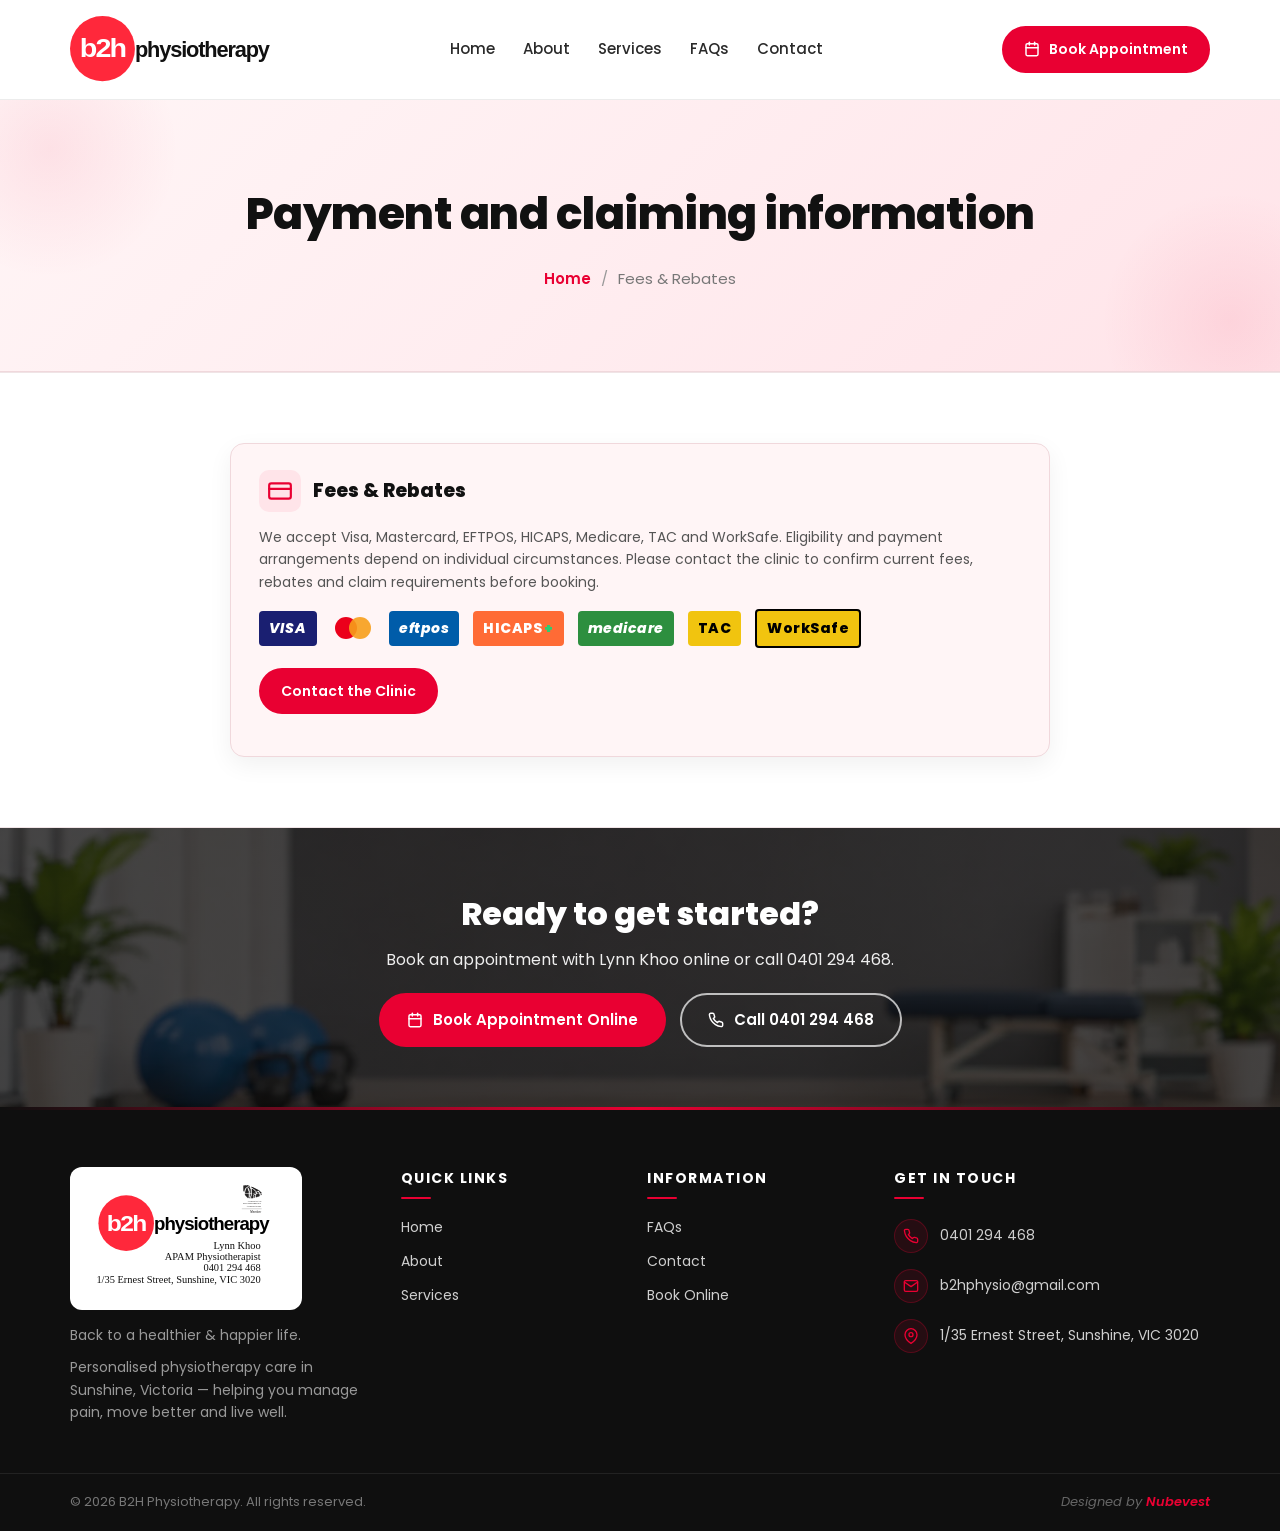
<file: fees.html>
<!DOCTYPE html>
<html lang="en">
<head>
<meta charset="UTF-8" />
<meta name="viewport" content="width=device-width, initial-scale=1.0" />
<link rel="icon" type="image/svg+xml" href="images/logo-mark.svg" />
<link rel="shortcut icon" href="images/logo-mark.svg" />
<link rel="apple-touch-icon" href="images/logo-mark.svg" />
<title>Fees &amp; Rebates — B2H Physiotherapy</title>
<meta name="description" content="B2H Physiotherapy in Sunshine, Victoria. Personalised physiotherapy care with Lynn Khoo." />
<link rel="preconnect" href="https://fonts.googleapis.com">
<link rel="preconnect" href="https://fonts.gstatic.com" crossorigin>
<link href="https://fonts.googleapis.com/css2?family=Poppins:wght@400;500;600;700;800&display=swap" rel="stylesheet">
<link rel="stylesheet" href="styles.css" />
</head>
<body>

<header class="header">
  <div class="container header-inner">
    <a href="index.html" class="logo" aria-label="B2H Physiotherapy">
      <img src="images/logo-mark.svg" alt="B2H Physiotherapy" class="logo-img" />
    </a>
    <nav class="nav" id="nav">
      <div class="nav-head">
        <a href="index.html" class="logo" aria-label="B2H Physiotherapy">
          <img src="images/logo-mark.svg" alt="B2H Physiotherapy" class="logo-img" />
        </a>
        <button class="nav-close" id="nav-close" aria-label="Close menu">&times;</button>
      </div>
      <a href="index.html" class="">Home</a>
      <a href="about.html" class="">About</a>
      <a href="services.html" class="">Services</a>
      <a href="faqs.html" class="">FAQs</a>
      <a href="contact.html" class="">Contact</a>
    </nav>
    <div class="nav-overlay" id="nav-overlay"></div>
    <a href="https://calendly.com/b2hphysio/lynnkhoo" target="_blank" rel="noopener" class="btn btn-primary btn-sm nav-cta">
      <svg width="16" height="16" viewBox="0 0 24 24" fill="none" stroke="currentColor" stroke-width="2.2" stroke-linecap="round" stroke-linejoin="round" style="vertical-align:-3px;margin-right:6px"><rect x="3" y="4" width="18" height="18" rx="2" ry="2"/><line x1="16" y1="2" x2="16" y2="6"/><line x1="8" y1="2" x2="8" y2="6"/><line x1="3" y1="10" x2="21" y2="10"/></svg>
      Book Appointment
    </a>
    <button class="hamburger" id="hamburger" aria-label="Menu">
      <span></span><span></span><span></span>
    </button>
  </div>
</header>

<section class="page-hero">
  <div class="container">
    <span class="eyebrow">FEES &amp; REBATES</span>
    <h1>Payment and claiming information</h1>
    <nav class="breadcrumb"><a href="index.html">Home</a><span class="sep">/</span>Fees &amp; Rebates</nav>
  </div>
</section>

<section class="section section-faq-fees">
  <div class="container">
    <div class="fees-faq-grid" style="grid-template-columns:1fr;max-width:820px;margin:0 auto">
      <div class="info-card">
        <div class="info-card-head">
          <span class="info-card-icon"><svg width="26" height="26" viewBox="0 0 24 24" fill="none" stroke="currentColor" stroke-width="2" stroke-linecap="round" stroke-linejoin="round"><rect x="2" y="5" width="20" height="14" rx="2"/><line x1="2" y1="10" x2="22" y2="10"/></svg></span>
          <h3>Fees &amp; Rebates</h3>
        </div>
        <p>We accept Visa, Mastercard, EFTPOS, HICAPS, Medicare, TAC and WorkSafe. Eligibility and payment arrangements depend on individual circumstances. Please contact the clinic to confirm current fees, rebates and claim requirements before booking.</p>
        <div class="pay-logos">
          <span class="pay-logo pay-visa">VISA</span>
          <span class="pay-logo pay-mc"><span class="mc-circle mc-red"></span><span class="mc-circle mc-yellow"></span></span>
          <span class="pay-logo pay-eftpos">eftpos</span>
          <span class="pay-logo pay-hicaps">HICAPS<span class="hicaps-plus">+</span></span>
          <span class="pay-logo pay-medicare">medicare</span>
          <span class="pay-logo pay-tac">TAC</span>
          <span class="pay-logo pay-worksafe">WorkSafe</span>
        </div>
        <p style="margin-top:20px"><a href="contact.html" class="btn btn-primary btn-sm">Contact the Clinic</a></p>
      </div>
    </div>
  </div>
</section>

<!-- Footer CTA -->
<section class="footer-cta">
  <div class="container footer-cta-inner">
    <div>
      <h2>Ready to get started?</h2>
      <p>Book an appointment with Lynn Khoo online or call 0401 294 468.</p>
    </div>
    <div class="footer-cta-actions">
      <a href="https://calendly.com/b2hphysio/lynnkhoo" target="_blank" rel="noopener" class="btn btn-primary">
        <svg width="16" height="16" viewBox="0 0 24 24" fill="none" stroke="currentColor" stroke-width="2.2" stroke-linecap="round" stroke-linejoin="round" style="vertical-align:-3px;margin-right:6px"><rect x="3" y="4" width="18" height="18" rx="2" ry="2"/><line x1="16" y1="2" x2="16" y2="6"/><line x1="8" y1="2" x2="8" y2="6"/><line x1="3" y1="10" x2="21" y2="10"/></svg>
        Book Appointment Online
      </a>
      <a href="tel:0401294468" class="btn btn-ghost btn-ghost-light">
        <svg width="16" height="16" viewBox="0 0 24 24" fill="none" stroke="currentColor" stroke-width="2.2" stroke-linecap="round" stroke-linejoin="round" style="vertical-align:-3px;margin-right:6px"><path d="M22 16.92v3a2 2 0 0 1-2.18 2 19.79 19.79 0 0 1-8.63-3.07 19.5 19.5 0 0 1-6-6 19.79 19.79 0 0 1-3.07-8.67A2 2 0 0 1 4.11 2h3a2 2 0 0 1 2 1.72 12.84 12.84 0 0 0 .7 2.81 2 2 0 0 1-.45 2.11L8.09 9.91a16 16 0 0 0 6 6l1.27-1.27a2 2 0 0 1 2.11-.45 12.84 12.84 0 0 0 2.81.7A2 2 0 0 1 22 16.92z"/></svg>
        Call 0401 294 468
      </a>
    </div>
  </div>
</section>

<!-- Footer -->
<footer class="footer">
  <div class="container footer-inner">
    <div class="footer-brand">
      <div class="logo logo-light">
        <img src="images/logo.svg" alt="B2H Physiotherapy" class="logo-img logo-img-light" />
      </div>
      <p class="muted-light">Back to a healthier &amp; happier life.</p>
      <p class="muted-light">Personalised physiotherapy care in Sunshine, Victoria &mdash; helping you manage pain, move better and live well.</p>
    </div>

    <div class="footer-col">
      <h5>Quick Links</h5>
      <ul>
        <li><a href="index.html">Home</a></li>
        <li><a href="about.html">About</a></li>
        <li><a href="services.html">Services</a></li>
      </ul>
    </div>

    <div class="footer-col">
      <h5>Information</h5>
      <ul>
        <li><a href="faqs.html">FAQs</a></li>
        <li><a href="contact.html">Contact</a></li>
        <li><a href="https://calendly.com/b2hphysio/lynnkhoo" target="_blank" rel="noopener">Book Online</a></li>
      </ul>
    </div>

    <div class="footer-col footer-contact">
      <h5>Get in Touch</h5>
      <ul>
        <li>
          <span class="f-icon"><svg width="16" height="16" viewBox="0 0 24 24" fill="none" stroke="currentColor" stroke-width="2" stroke-linecap="round" stroke-linejoin="round"><path d="M22 16.92v3a2 2 0 0 1-2.18 2 19.79 19.79 0 0 1-8.63-3.07 19.5 19.5 0 0 1-6-6 19.79 19.79 0 0 1-3.07-8.67A2 2 0 0 1 4.11 2h3a2 2 0 0 1 2 1.72 12.84 12.84 0 0 0 .7 2.81 2 2 0 0 1-.45 2.11L8.09 9.91a16 16 0 0 0 6 6l1.27-1.27a2 2 0 0 1 2.11-.45 12.84 12.84 0 0 0 2.81.7A2 2 0 0 1 22 16.92z"/></svg></span>
          <a href="tel:0401294468">0401 294 468</a>
        </li>
        <li>
          <span class="f-icon"><svg width="16" height="16" viewBox="0 0 24 24" fill="none" stroke="currentColor" stroke-width="2" stroke-linecap="round" stroke-linejoin="round"><path d="M4 4h16c1.1 0 2 .9 2 2v12c0 1.1-.9 2-2 2H4c-1.1 0-2-.9-2-2V6c0-1.1.9-2 2-2z"/><polyline points="22,6 12,13 2,6"/></svg></span>
          <a href="mailto:b2hphysio@gmail.com">b2hphysio@gmail.com</a>
        </li>
        <li>
          <span class="f-icon"><svg width="16" height="16" viewBox="0 0 24 24" fill="none" stroke="currentColor" stroke-width="2" stroke-linecap="round" stroke-linejoin="round"><path d="M21 10c0 7-9 13-9 13s-9-6-9-13a9 9 0 0 1 18 0z"/><circle cx="12" cy="10" r="3"/></svg></span>
          <span>1/35 Ernest Street, Sunshine, VIC 3020</span>
        </li>
      </ul>
    </div>
  </div>

  <div class="copyright">
    <div class="container copyright-inner">
      <span>&copy; 2026 B2H Physiotherapy. All rights reserved.</span>
      <span class="footer-credit">Designed by <a href="https://nubevest.com.au" target="_blank" rel="noopener">Nubevest</a></span>
    </div>
  </div>
</footer>

<!-- Calendly badge widget begin -->
<link href="https://assets.calendly.com/assets/external/widget.css" rel="stylesheet">
<script src="https://assets.calendly.com/assets/external/widget.js" type="text/javascript" async></script>
<script type="text/javascript">
window.addEventListener('load', function() {
  if (typeof Calendly === 'undefined') return;
  Calendly.initBadgeWidget({
    url: 'https://calendly.com/b2hphysio/lynnkhoo',
    text: 'Schedule time with me',
    color: '#0069ff',
    textColor: '#ffffff',
    branding: false
  });
});
document.addEventListener('DOMContentLoaded', function(){
  document.querySelectorAll('a[href*="calendly.com/b2hphysio"]').forEach(function(a){
    a.addEventListener('click', function(e){
      if (typeof Calendly !== 'undefined') {
        e.preventDefault();
        Calendly.initPopupWidget({ url: 'https://calendly.com/b2hphysio/lynnkhoo' });
      }
    });
  });
});
</script>
<!-- Calendly badge widget end -->
<script src="script.js"></script>
</body>
</html>
</file>
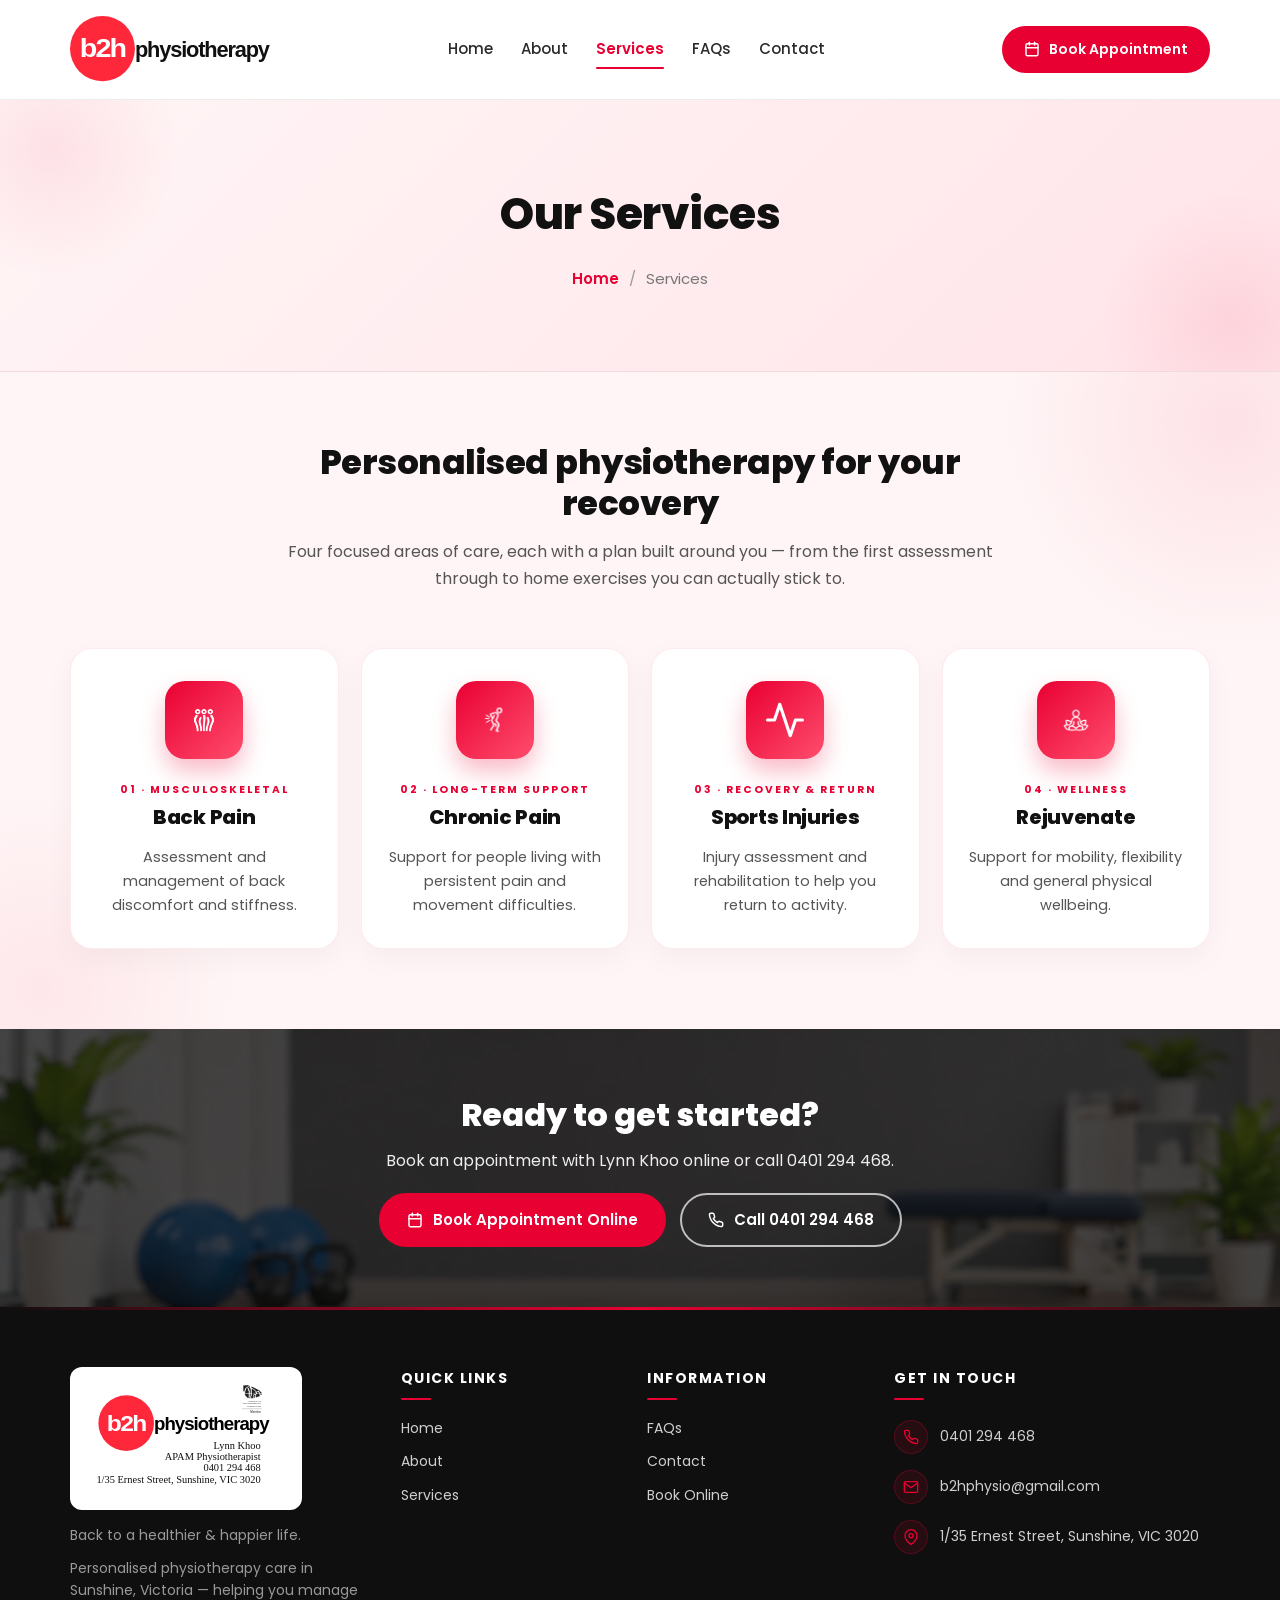
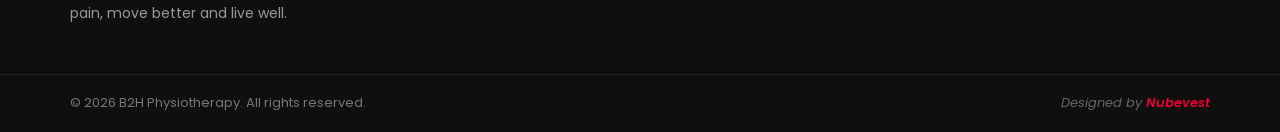
<file: services.html>
<!DOCTYPE html>
<html lang="en">
<head>
<meta charset="UTF-8" />
<meta name="viewport" content="width=device-width, initial-scale=1.0" />
<link rel="icon" type="image/svg+xml" href="images/logo-mark.svg" />
<link rel="shortcut icon" href="images/logo-mark.svg" />
<link rel="apple-touch-icon" href="images/logo-mark.svg" />
<title>Services — B2H Physiotherapy</title>
<meta name="description" content="B2H Physiotherapy in Sunshine, Victoria. Personalised physiotherapy care with Lynn Khoo." />
<link rel="preconnect" href="https://fonts.googleapis.com">
<link rel="preconnect" href="https://fonts.gstatic.com" crossorigin>
<link href="https://fonts.googleapis.com/css2?family=Poppins:wght@400;500;600;700;800&display=swap" rel="stylesheet">
<link rel="stylesheet" href="styles.css" />
</head>
<body>

<header class="header">
  <div class="container header-inner">
    <a href="index.html" class="logo" aria-label="B2H Physiotherapy">
      <img src="images/logo-mark.svg" alt="B2H Physiotherapy" class="logo-img" />
    </a>
    <nav class="nav" id="nav">
      <div class="nav-head">
        <a href="index.html" class="logo" aria-label="B2H Physiotherapy">
          <img src="images/logo-mark.svg" alt="B2H Physiotherapy" class="logo-img" />
        </a>
        <button class="nav-close" id="nav-close" aria-label="Close menu">&times;</button>
      </div>
      <a href="index.html" class="">Home</a>
      <a href="about.html" class="">About</a>
      <a href="services.html" class="active">Services</a>
      <a href="faqs.html" class="">FAQs</a>
      <a href="contact.html" class="">Contact</a>
    </nav>
    <div class="nav-overlay" id="nav-overlay"></div>
    <a href="https://calendly.com/b2hphysio/lynnkhoo" target="_blank" rel="noopener" class="btn btn-primary btn-sm nav-cta">
      <svg width="16" height="16" viewBox="0 0 24 24" fill="none" stroke="currentColor" stroke-width="2.2" stroke-linecap="round" stroke-linejoin="round" style="vertical-align:-3px;margin-right:6px"><rect x="3" y="4" width="18" height="18" rx="2" ry="2"/><line x1="16" y1="2" x2="16" y2="6"/><line x1="8" y1="2" x2="8" y2="6"/><line x1="3" y1="10" x2="21" y2="10"/></svg>
      Book Appointment
    </a>
    <button class="hamburger" id="hamburger" aria-label="Menu">
      <span></span><span></span><span></span>
    </button>
  </div>
</header>

<section class="page-hero">
  <div class="container">
    <span class="eyebrow">OUR SERVICES</span>
    <h1>Our Services</h1>
    <nav class="breadcrumb"><a href="index.html">Home</a><span class="sep">/</span>Services</nav>
  </div>
</section>

<section class="services-detailed">
  <div class="container">

    <div class="services-intro">
      <h2>Personalised physiotherapy for your recovery</h2>
      <p>Four focused areas of care, each with a plan built around you — from the first assessment through to home exercises you can actually stick to.</p>
    </div>

    <div class="services-cards">

      <article class="service-item" id="back-pain">
        <div class="service-item-top">
          <div class="service-item-icon">
            <img src="images/services/back-pain.png" alt="Back Pain" />
          </div>
          <div class="service-item-meta">
            <span class="service-item-num">01 · Musculoskeletal</span>
            <h3>Back Pain</h3>
          </div>
        </div>
        <p class="service-item-desc">Assessment and management of back discomfort and stiffness.</p>
      </article>

      <article class="service-item" id="chronic-pain">
        <div class="service-item-top">
          <div class="service-item-icon">
            <img src="images/services/chronic-pain.png" alt="Chronic Pain" />
          </div>
          <div class="service-item-meta">
            <span class="service-item-num">02 · Long-term Support</span>
            <h3>Chronic Pain</h3>
          </div>
        </div>
        <p class="service-item-desc">Support for people living with persistent pain and movement difficulties.</p>
      </article>

      <article class="service-item" id="sports-injuries">
        <div class="service-item-top">
          <div class="service-item-icon">
            <svg width="42" height="42" viewBox="0 0 24 24" fill="none" stroke="currentColor" stroke-width="1.8" stroke-linecap="round" stroke-linejoin="round"><polyline points="22 12 18 12 15 21 9 3 6 12 2 12"/></svg>
          </div>
          <div class="service-item-meta">
            <span class="service-item-num">03 · Recovery &amp; Return</span>
            <h3>Sports Injuries</h3>
          </div>
        </div>
        <p class="service-item-desc">Injury assessment and rehabilitation to help you return to activity.</p>
      </article>

      <article class="service-item" id="rejuvenate">
        <div class="service-item-top">
          <div class="service-item-icon">
            <img src="images/services/rejuvenate.png" alt="Rejuvenate" />
          </div>
          <div class="service-item-meta">
            <span class="service-item-num">04 · Wellness</span>
            <h3>Rejuvenate</h3>
          </div>
        </div>
        <p class="service-item-desc">Support for mobility, flexibility and general physical wellbeing.</p>
      </article>

    </div>

  </div>
</section>

<!-- Footer CTA -->
<section class="footer-cta">
  <div class="container footer-cta-inner">
    <div>
      <h2>Ready to get started?</h2>
      <p>Book an appointment with Lynn Khoo online or call 0401 294 468.</p>
    </div>
    <div class="footer-cta-actions">
      <a href="https://calendly.com/b2hphysio/lynnkhoo" target="_blank" rel="noopener" class="btn btn-primary">
        <svg width="16" height="16" viewBox="0 0 24 24" fill="none" stroke="currentColor" stroke-width="2.2" stroke-linecap="round" stroke-linejoin="round" style="vertical-align:-3px;margin-right:6px"><rect x="3" y="4" width="18" height="18" rx="2" ry="2"/><line x1="16" y1="2" x2="16" y2="6"/><line x1="8" y1="2" x2="8" y2="6"/><line x1="3" y1="10" x2="21" y2="10"/></svg>
        Book Appointment Online
      </a>
      <a href="tel:0401294468" class="btn btn-ghost btn-ghost-light">
        <svg width="16" height="16" viewBox="0 0 24 24" fill="none" stroke="currentColor" stroke-width="2.2" stroke-linecap="round" stroke-linejoin="round" style="vertical-align:-3px;margin-right:6px"><path d="M22 16.92v3a2 2 0 0 1-2.18 2 19.79 19.79 0 0 1-8.63-3.07 19.5 19.5 0 0 1-6-6 19.79 19.79 0 0 1-3.07-8.67A2 2 0 0 1 4.11 2h3a2 2 0 0 1 2 1.72 12.84 12.84 0 0 0 .7 2.81 2 2 0 0 1-.45 2.11L8.09 9.91a16 16 0 0 0 6 6l1.27-1.27a2 2 0 0 1 2.11-.45 12.84 12.84 0 0 0 2.81.7A2 2 0 0 1 22 16.92z"/></svg>
        Call 0401 294 468
      </a>
    </div>
  </div>
</section>

<!-- Footer -->
<footer class="footer">
  <div class="container footer-inner">
    <div class="footer-brand">
      <div class="logo logo-light">
        <img src="images/logo.svg" alt="B2H Physiotherapy" class="logo-img logo-img-light" />
      </div>
      <p class="muted-light">Back to a healthier &amp; happier life.</p>
      <p class="muted-light">Personalised physiotherapy care in Sunshine, Victoria &mdash; helping you manage pain, move better and live well.</p>
    </div>

    <div class="footer-col">
      <h5>Quick Links</h5>
      <ul>
        <li><a href="index.html">Home</a></li>
        <li><a href="about.html">About</a></li>
        <li><a href="services.html">Services</a></li>
      </ul>
    </div>

    <div class="footer-col">
      <h5>Information</h5>
      <ul>
        <li><a href="faqs.html">FAQs</a></li>
        <li><a href="contact.html">Contact</a></li>
        <li><a href="https://calendly.com/b2hphysio/lynnkhoo" target="_blank" rel="noopener">Book Online</a></li>
      </ul>
    </div>

    <div class="footer-col footer-contact">
      <h5>Get in Touch</h5>
      <ul>
        <li>
          <span class="f-icon"><svg width="16" height="16" viewBox="0 0 24 24" fill="none" stroke="currentColor" stroke-width="2" stroke-linecap="round" stroke-linejoin="round"><path d="M22 16.92v3a2 2 0 0 1-2.18 2 19.79 19.79 0 0 1-8.63-3.07 19.5 19.5 0 0 1-6-6 19.79 19.79 0 0 1-3.07-8.67A2 2 0 0 1 4.11 2h3a2 2 0 0 1 2 1.72 12.84 12.84 0 0 0 .7 2.81 2 2 0 0 1-.45 2.11L8.09 9.91a16 16 0 0 0 6 6l1.27-1.27a2 2 0 0 1 2.11-.45 12.84 12.84 0 0 0 2.81.7A2 2 0 0 1 22 16.92z"/></svg></span>
          <a href="tel:0401294468">0401 294 468</a>
        </li>
        <li>
          <span class="f-icon"><svg width="16" height="16" viewBox="0 0 24 24" fill="none" stroke="currentColor" stroke-width="2" stroke-linecap="round" stroke-linejoin="round"><path d="M4 4h16c1.1 0 2 .9 2 2v12c0 1.1-.9 2-2 2H4c-1.1 0-2-.9-2-2V6c0-1.1.9-2 2-2z"/><polyline points="22,6 12,13 2,6"/></svg></span>
          <a href="mailto:b2hphysio@gmail.com">b2hphysio@gmail.com</a>
        </li>
        <li>
          <span class="f-icon"><svg width="16" height="16" viewBox="0 0 24 24" fill="none" stroke="currentColor" stroke-width="2" stroke-linecap="round" stroke-linejoin="round"><path d="M21 10c0 7-9 13-9 13s-9-6-9-13a9 9 0 0 1 18 0z"/><circle cx="12" cy="10" r="3"/></svg></span>
          <span>1/35 Ernest Street, Sunshine, VIC 3020</span>
        </li>
      </ul>
    </div>
  </div>

  <div class="copyright">
    <div class="container copyright-inner">
      <span>&copy; 2026 B2H Physiotherapy. All rights reserved.</span>
      <span class="footer-credit">Designed by <a href="https://nubevest.com.au" target="_blank" rel="noopener">Nubevest</a></span>
    </div>
  </div>
</footer>

<!-- Calendly badge widget begin -->
<link href="https://assets.calendly.com/assets/external/widget.css" rel="stylesheet">
<script src="https://assets.calendly.com/assets/external/widget.js" type="text/javascript" async></script>
<script type="text/javascript">
window.addEventListener('load', function() {
  if (typeof Calendly === 'undefined') return;
  Calendly.initBadgeWidget({
    url: 'https://calendly.com/b2hphysio/lynnkhoo',
    text: 'Schedule time with me',
    color: '#0069ff',
    textColor: '#ffffff',
    branding: false
  });
});
document.addEventListener('DOMContentLoaded', function(){
  document.querySelectorAll('a[href*="calendly.com/b2hphysio"]').forEach(function(a){
    a.addEventListener('click', function(e){
      if (typeof Calendly !== 'undefined') {
        e.preventDefault();
        Calendly.initPopupWidget({ url: 'https://calendly.com/b2hphysio/lynnkhoo' });
      }
    });
  });
});
</script>
<!-- Calendly badge widget end -->
<script src="script.js"></script>
</body>
</html>
</file>
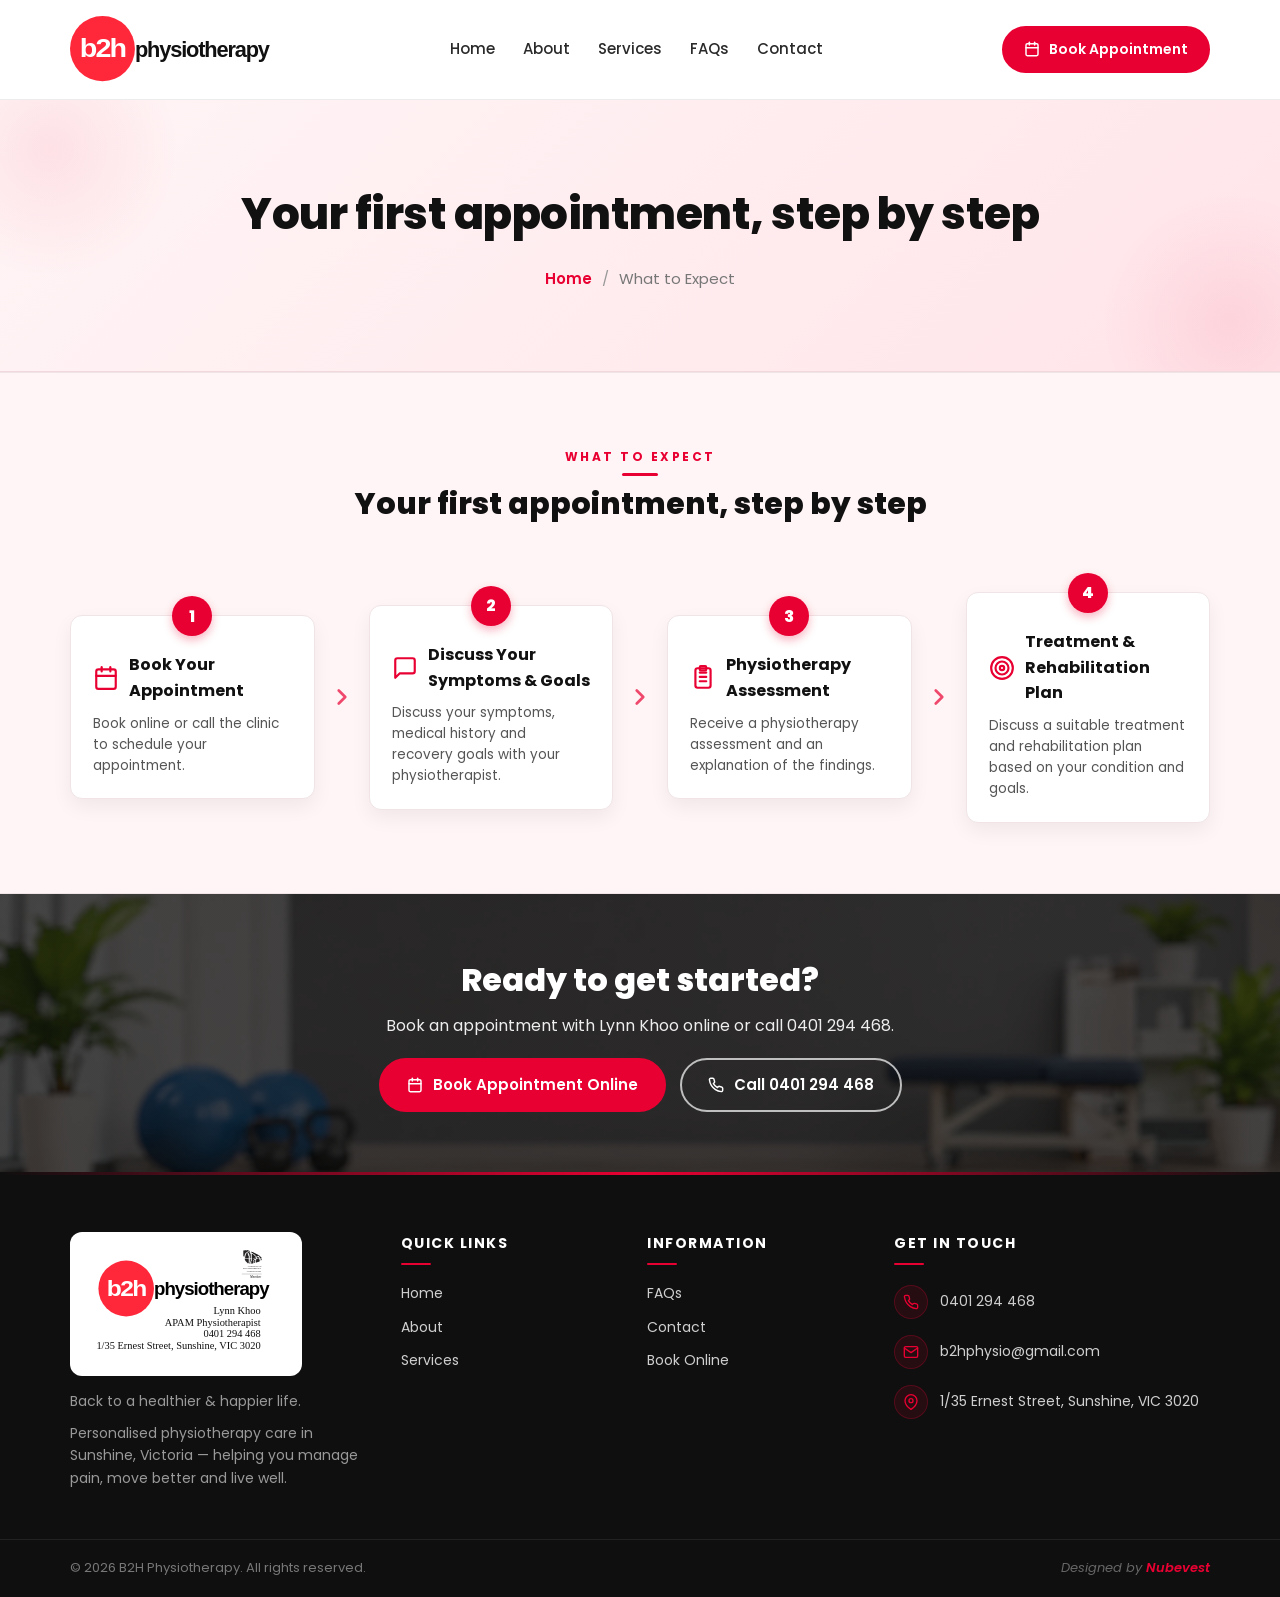
<file: what-to-expect.html>
<!DOCTYPE html>
<html lang="en">
<head>
<meta charset="UTF-8" />
<meta name="viewport" content="width=device-width, initial-scale=1.0" />
<link rel="icon" type="image/svg+xml" href="images/logo-mark.svg" />
<link rel="shortcut icon" href="images/logo-mark.svg" />
<link rel="apple-touch-icon" href="images/logo-mark.svg" />
<title>What to Expect — B2H Physiotherapy</title>
<meta name="description" content="B2H Physiotherapy in Sunshine, Victoria. Personalised physiotherapy care with Lynn Khoo." />
<link rel="preconnect" href="https://fonts.googleapis.com">
<link rel="preconnect" href="https://fonts.gstatic.com" crossorigin>
<link href="https://fonts.googleapis.com/css2?family=Poppins:wght@400;500;600;700;800&display=swap" rel="stylesheet">
<link rel="stylesheet" href="styles.css" />
</head>
<body>

<header class="header">
  <div class="container header-inner">
    <a href="index.html" class="logo" aria-label="B2H Physiotherapy">
      <img src="images/logo-mark.svg" alt="B2H Physiotherapy" class="logo-img" />
    </a>
    <nav class="nav" id="nav">
      <div class="nav-head">
        <a href="index.html" class="logo" aria-label="B2H Physiotherapy">
          <img src="images/logo-mark.svg" alt="B2H Physiotherapy" class="logo-img" />
        </a>
        <button class="nav-close" id="nav-close" aria-label="Close menu">&times;</button>
      </div>
      <a href="index.html" class="">Home</a>
      <a href="about.html" class="">About</a>
      <a href="services.html" class="">Services</a>
      <a href="faqs.html" class="">FAQs</a>
      <a href="contact.html" class="">Contact</a>
    </nav>
    <div class="nav-overlay" id="nav-overlay"></div>
    <a href="https://calendly.com/b2hphysio/lynnkhoo" target="_blank" rel="noopener" class="btn btn-primary btn-sm nav-cta">
      <svg width="16" height="16" viewBox="0 0 24 24" fill="none" stroke="currentColor" stroke-width="2.2" stroke-linecap="round" stroke-linejoin="round" style="vertical-align:-3px;margin-right:6px"><rect x="3" y="4" width="18" height="18" rx="2" ry="2"/><line x1="16" y1="2" x2="16" y2="6"/><line x1="8" y1="2" x2="8" y2="6"/><line x1="3" y1="10" x2="21" y2="10"/></svg>
      Book Appointment
    </a>
    <button class="hamburger" id="hamburger" aria-label="Menu">
      <span></span><span></span><span></span>
    </button>
  </div>
</header>

<section class="page-hero">
  <div class="container">
    <span class="eyebrow">WHAT TO EXPECT</span>
    <h1>Your first appointment, step by step</h1>
    <nav class="breadcrumb"><a href="index.html">Home</a><span class="sep">/</span>What to Expect</nav>
  </div>
</section>

<section class="section section-expect">
  <div class="container">
    <div class="section-head center">
      <span class="eyebrow">WHAT TO EXPECT</span>
      <h2>Your first appointment, step by step</h2>
    </div>
    <div class="steps">
      <div class="step">
        <span class="step-num">1</span>
        <div class="step-head">
          <span class="step-icon"><svg width="26" height="26" viewBox="0 0 24 24" fill="none" stroke="currentColor" stroke-width="2" stroke-linecap="round" stroke-linejoin="round"><rect x="3" y="4" width="18" height="18" rx="2" ry="2"/><line x1="16" y1="2" x2="16" y2="6"/><line x1="8" y1="2" x2="8" y2="6"/><line x1="3" y1="10" x2="21" y2="10"/></svg></span>
          <h4>Book Your Appointment</h4>
        </div>
        <p>Book online or call the clinic to schedule your appointment.</p>
      </div>
      <span class="step-arrow"><svg width="26" height="26" viewBox="0 0 24 24" fill="none" stroke="currentColor" stroke-width="2.5" stroke-linecap="round" stroke-linejoin="round"><polyline points="9 18 15 12 9 6"/></svg></span>
      <div class="step">
        <span class="step-num">2</span>
        <div class="step-head">
          <span class="step-icon"><svg width="26" height="26" viewBox="0 0 24 24" fill="none" stroke="currentColor" stroke-width="2" stroke-linecap="round" stroke-linejoin="round"><path d="M21 15a2 2 0 0 1-2 2H7l-4 4V5a2 2 0 0 1 2-2h14a2 2 0 0 1 2 2z"/></svg></span>
          <h4>Discuss Your Symptoms &amp; Goals</h4>
        </div>
        <p>Discuss your symptoms, medical history and recovery goals with your physiotherapist.</p>
      </div>
      <span class="step-arrow"><svg width="26" height="26" viewBox="0 0 24 24" fill="none" stroke="currentColor" stroke-width="2.5" stroke-linecap="round" stroke-linejoin="round"><polyline points="9 18 15 12 9 6"/></svg></span>
      <div class="step">
        <span class="step-num">3</span>
        <div class="step-head">
          <span class="step-icon"><svg width="26" height="26" viewBox="0 0 24 24" fill="none" stroke="currentColor" stroke-width="2" stroke-linecap="round" stroke-linejoin="round"><path d="M9 11H15 M9 15H15 M9 7H15"/><rect x="5" y="3" width="14" height="18" rx="2"/><rect x="9" y="1" width="6" height="4" rx="1"/></svg></span>
          <h4>Physiotherapy Assessment</h4>
        </div>
        <p>Receive a physiotherapy assessment and an explanation of the findings.</p>
      </div>
      <span class="step-arrow"><svg width="26" height="26" viewBox="0 0 24 24" fill="none" stroke="currentColor" stroke-width="2.5" stroke-linecap="round" stroke-linejoin="round"><polyline points="9 18 15 12 9 6"/></svg></span>
      <div class="step">
        <span class="step-num">4</span>
        <div class="step-head">
          <span class="step-icon"><svg width="26" height="26" viewBox="0 0 24 24" fill="none" stroke="currentColor" stroke-width="2" stroke-linecap="round" stroke-linejoin="round"><circle cx="12" cy="12" r="10"/><circle cx="12" cy="12" r="6"/><circle cx="12" cy="12" r="2"/></svg></span>
          <h4>Treatment &amp; Rehabilitation Plan</h4>
        </div>
        <p>Discuss a suitable treatment and rehabilitation plan based on your condition and goals.</p>
      </div>
    </div>
  </div>
</section>

<!-- Footer CTA -->
<section class="footer-cta">
  <div class="container footer-cta-inner">
    <div>
      <h2>Ready to get started?</h2>
      <p>Book an appointment with Lynn Khoo online or call 0401 294 468.</p>
    </div>
    <div class="footer-cta-actions">
      <a href="https://calendly.com/b2hphysio/lynnkhoo" target="_blank" rel="noopener" class="btn btn-primary">
        <svg width="16" height="16" viewBox="0 0 24 24" fill="none" stroke="currentColor" stroke-width="2.2" stroke-linecap="round" stroke-linejoin="round" style="vertical-align:-3px;margin-right:6px"><rect x="3" y="4" width="18" height="18" rx="2" ry="2"/><line x1="16" y1="2" x2="16" y2="6"/><line x1="8" y1="2" x2="8" y2="6"/><line x1="3" y1="10" x2="21" y2="10"/></svg>
        Book Appointment Online
      </a>
      <a href="tel:0401294468" class="btn btn-ghost btn-ghost-light">
        <svg width="16" height="16" viewBox="0 0 24 24" fill="none" stroke="currentColor" stroke-width="2.2" stroke-linecap="round" stroke-linejoin="round" style="vertical-align:-3px;margin-right:6px"><path d="M22 16.92v3a2 2 0 0 1-2.18 2 19.79 19.79 0 0 1-8.63-3.07 19.5 19.5 0 0 1-6-6 19.79 19.79 0 0 1-3.07-8.67A2 2 0 0 1 4.11 2h3a2 2 0 0 1 2 1.72 12.84 12.84 0 0 0 .7 2.81 2 2 0 0 1-.45 2.11L8.09 9.91a16 16 0 0 0 6 6l1.27-1.27a2 2 0 0 1 2.11-.45 12.84 12.84 0 0 0 2.81.7A2 2 0 0 1 22 16.92z"/></svg>
        Call 0401 294 468
      </a>
    </div>
  </div>
</section>

<!-- Footer -->
<footer class="footer">
  <div class="container footer-inner">
    <div class="footer-brand">
      <div class="logo logo-light">
        <img src="images/logo.svg" alt="B2H Physiotherapy" class="logo-img logo-img-light" />
      </div>
      <p class="muted-light">Back to a healthier &amp; happier life.</p>
      <p class="muted-light">Personalised physiotherapy care in Sunshine, Victoria &mdash; helping you manage pain, move better and live well.</p>
    </div>

    <div class="footer-col">
      <h5>Quick Links</h5>
      <ul>
        <li><a href="index.html">Home</a></li>
        <li><a href="about.html">About</a></li>
        <li><a href="services.html">Services</a></li>
      </ul>
    </div>

    <div class="footer-col">
      <h5>Information</h5>
      <ul>
        <li><a href="faqs.html">FAQs</a></li>
        <li><a href="contact.html">Contact</a></li>
        <li><a href="https://calendly.com/b2hphysio/lynnkhoo" target="_blank" rel="noopener">Book Online</a></li>
      </ul>
    </div>

    <div class="footer-col footer-contact">
      <h5>Get in Touch</h5>
      <ul>
        <li>
          <span class="f-icon"><svg width="16" height="16" viewBox="0 0 24 24" fill="none" stroke="currentColor" stroke-width="2" stroke-linecap="round" stroke-linejoin="round"><path d="M22 16.92v3a2 2 0 0 1-2.18 2 19.79 19.79 0 0 1-8.63-3.07 19.5 19.5 0 0 1-6-6 19.79 19.79 0 0 1-3.07-8.67A2 2 0 0 1 4.11 2h3a2 2 0 0 1 2 1.72 12.84 12.84 0 0 0 .7 2.81 2 2 0 0 1-.45 2.11L8.09 9.91a16 16 0 0 0 6 6l1.27-1.27a2 2 0 0 1 2.11-.45 12.84 12.84 0 0 0 2.81.7A2 2 0 0 1 22 16.92z"/></svg></span>
          <a href="tel:0401294468">0401 294 468</a>
        </li>
        <li>
          <span class="f-icon"><svg width="16" height="16" viewBox="0 0 24 24" fill="none" stroke="currentColor" stroke-width="2" stroke-linecap="round" stroke-linejoin="round"><path d="M4 4h16c1.1 0 2 .9 2 2v12c0 1.1-.9 2-2 2H4c-1.1 0-2-.9-2-2V6c0-1.1.9-2 2-2z"/><polyline points="22,6 12,13 2,6"/></svg></span>
          <a href="mailto:b2hphysio@gmail.com">b2hphysio@gmail.com</a>
        </li>
        <li>
          <span class="f-icon"><svg width="16" height="16" viewBox="0 0 24 24" fill="none" stroke="currentColor" stroke-width="2" stroke-linecap="round" stroke-linejoin="round"><path d="M21 10c0 7-9 13-9 13s-9-6-9-13a9 9 0 0 1 18 0z"/><circle cx="12" cy="10" r="3"/></svg></span>
          <span>1/35 Ernest Street, Sunshine, VIC 3020</span>
        </li>
      </ul>
    </div>
  </div>

  <div class="copyright">
    <div class="container copyright-inner">
      <span>&copy; 2026 B2H Physiotherapy. All rights reserved.</span>
      <span class="footer-credit">Designed by <a href="https://nubevest.com.au" target="_blank" rel="noopener">Nubevest</a></span>
    </div>
  </div>
</footer>

<!-- Calendly badge widget begin -->
<link href="https://assets.calendly.com/assets/external/widget.css" rel="stylesheet">
<script src="https://assets.calendly.com/assets/external/widget.js" type="text/javascript" async></script>
<script type="text/javascript">
window.addEventListener('load', function() {
  if (typeof Calendly === 'undefined') return;
  Calendly.initBadgeWidget({
    url: 'https://calendly.com/b2hphysio/lynnkhoo',
    text: 'Schedule time with me',
    color: '#0069ff',
    textColor: '#ffffff',
    branding: false
  });
});
document.addEventListener('DOMContentLoaded', function(){
  document.querySelectorAll('a[href*="calendly.com/b2hphysio"]').forEach(function(a){
    a.addEventListener('click', function(e){
      if (typeof Calendly !== 'undefined') {
        e.preventDefault();
        Calendly.initPopupWidget({ url: 'https://calendly.com/b2hphysio/lynnkhoo' });
      }
    });
  });
});
</script>
<!-- Calendly badge widget end -->
<script src="script.js"></script>
</body>
</html>
</file>
<file: styles.css>
/* ===== B2H Physiotherapy — Red / Black / White ===== */
:root{
  --red:#E90032;
  --red-dark:#b80028;
  --black:#111111;
  --ink:#1a1a1a;
  --muted:#5a5a5a;
  --line:#ececec;
  --bg:#ffffff;
  --bg-pink:#FFF5F6;
  --bg-alt:#faf6f6;
  --radius:14px;
  --shadow:0 10px 30px rgba(17,17,17,.08);
  --shadow-lg:0 20px 60px rgba(233,0,50,.18);
}
*{box-sizing:border-box;margin:0;padding:0}
html{scroll-behavior:smooth}
body{
  font-family:'Poppins',system-ui,-apple-system,sans-serif;
  color:var(--ink);background:var(--bg);line-height:1.6;-webkit-font-smoothing:antialiased;
}
img{max-width:100%;display:block}
a{color:var(--red);text-decoration:none}
a:hover{color:var(--red-dark)}
.container{width:100%;max-width:1180px;margin:0 auto;padding:0 20px}

/* ===== Header ===== */
.header{position:sticky;top:0;background:#fff;z-index:50;box-shadow:0 1px 0 var(--line)}
.header-inner{display:flex;align-items:center;justify-content:space-between;padding:16px 20px;gap:20px}
.logo{display:flex;align-items:center;gap:10px;font-weight:700;color:var(--black)}
.logo-mark{
  background:var(--red);color:#fff;padding:7px 11px;border-radius:8px;
  font-weight:800;letter-spacing:.3px;font-size:17px;line-height:1;
}
.logo-text{font-size:19px;font-weight:700}
.logo-img{display:block;height:auto;width:200px;max-width:100%;flex-shrink:0}
@media (max-width:640px){.logo-img{width:160px}}
.logo-img-light{width:200px;background:#fff;padding:12px 16px;border-radius:12px;box-sizing:content-box}
@media (max-width:640px){.logo-img{width:150px}}
.nav{display:flex;gap:28px;align-items:center}
.nav-head,.nav-overlay{display:none}
.nav a{color:#2a2a2a;font-weight:500;font-size:15px;position:relative;padding:4px 0}
.nav a:hover{color:var(--red)}
.nav a.active{color:var(--red);font-weight:600}
.nav a.active::after{content:"";position:absolute;left:0;right:0;bottom:-4px;height:2px;background:var(--red);border-radius:2px}
.nav .caret{font-size:11px;margin-left:2px;opacity:.7}
.nav-cta{white-space:nowrap;display:inline-flex;align-items:center}
.hamburger{display:none;background:none;border:none;cursor:pointer;flex-direction:column;gap:4px;padding:8px}
.hamburger span{width:24px;height:2.5px;background:var(--black);border-radius:2px;transition:.3s}

/* ===== Buttons ===== */
.btn{
  display:inline-block;padding:13px 26px;border-radius:50px;font-weight:600;font-size:15px;
  transition:.3s;cursor:pointer;border:2px solid transparent;text-align:center;
}
.btn-sm{padding:10px 20px;font-size:14px}
.btn-primary{background:var(--red);color:#fff;border-color:var(--red)}
.btn-primary:hover{background:var(--red-dark);border-color:var(--red-dark);color:#fff;transform:translateY(-2px);box-shadow:var(--shadow-lg)}
.btn-ghost{background:transparent;color:var(--black);border-color:var(--black)}
.btn-ghost:hover{background:var(--black);color:#fff}

/* ===== Page Hero (sub-pages) ===== */
.page-hero{
  background:linear-gradient(135deg,#fff5f6 0%,#ffe4e9 100%);
  padding:80px 0;text-align:center;border-bottom:1px solid #f0d8dc;
  position:relative;overflow:hidden;
}
.page-hero::before,.page-hero::after{
  content:"";position:absolute;width:260px;height:260px;border-radius:50%;
  background:radial-gradient(circle,rgba(233,0,50,.08),transparent 70%);pointer-events:none;
}
.page-hero::before{top:-80px;left:-80px}
.page-hero::after{bottom:-80px;right:-80px}
.page-hero .container{position:relative;z-index:1}
.page-hero .eyebrow{display:none}
.page-hero h1{font-size:44px;color:var(--black);font-weight:800;margin:0 0 18px;letter-spacing:-.5px}
.breadcrumb{font-size:15px;color:#777;display:flex;justify-content:center;gap:10px}
.breadcrumb a{color:var(--red);text-decoration:none;font-weight:600}
.breadcrumb a:hover{text-decoration:underline}
.breadcrumb span.sep{color:#999}

/* ===== Hero ===== */
.hero{background:var(--bg-pink);position:relative;overflow:hidden}
.hero-grid{
  display:grid;grid-template-columns:43% 57%;align-items:stretch;
  min-height:480px;max-width:1400px;margin:0 auto;position:relative;
}
.hero-left{
  display:flex;align-items:center;background:var(--bg-pink);position:relative;z-index:2;
  padding:30px 32px 30px 44px;
}
.hero-left-inner{max-width:540px;width:100%}
.eyebrow{
  display:inline-block;color:var(--red);font-weight:700;font-size:12px;letter-spacing:2.5px;
  text-transform:uppercase;margin-bottom:10px;
}
.hero-left h1{
  font-size:54px;line-height:.98;font-weight:800;color:var(--black);
  margin-bottom:14px;letter-spacing:-1px;
}
.hero-left h1 .accent{color:var(--red)}
.hero-left p{color:#4a4a4a;font-size:15px;margin-bottom:18px;line-height:1.55;max-width:550px}
.hero-cta{display:flex;gap:12px;flex-wrap:nowrap}
.hero-cta .btn{
  display:inline-flex;align-items:center;justify-content:center;
  padding:0 22px;height:50px;font-size:14.5px;white-space:nowrap;
}

.hero-right{position:relative;overflow:hidden;background:var(--bg-pink)}
.hero-right img{
  width:100%;height:100%;object-fit:cover;object-position:35% center;display:block;
  position:absolute;inset:0;z-index:1;
}
.hero-divider{
  position:absolute;top:0;left:-2px;height:100%;width:28%;
  z-index:2;pointer-events:none;display:block;
}

/* ===== Feature Strip ===== */
/* ===== Why Choose Us ===== */
.why-choose{
  padding:80px 0;position:relative;overflow:hidden;
  background:#fff;border-top:1px solid #f0e0e3;
}
.why-choose::marker,.why-choose + *{}
.hero + .why-choose{margin-top:0}
.why-choose::before{
  content:"";position:absolute;width:520px;height:520px;border-radius:50%;
  background:radial-gradient(circle,rgba(233,0,50,.07),transparent 70%);
  top:-200px;right:-180px;pointer-events:none;
}
.why-choose::after{
  content:"";position:absolute;width:380px;height:380px;border-radius:50%;
  background:radial-gradient(circle,rgba(233,0,50,.05),transparent 70%);
  bottom:-120px;left:-120px;pointer-events:none;
}
.why-choose .container{position:relative;z-index:1}
.why-choose-head{text-align:center;max-width:680px;margin:0 auto 50px}
.why-choose-head .eyebrow{
  display:inline-block;color:var(--red);font-weight:700;font-size:12.5px;
  letter-spacing:3px;text-transform:uppercase;margin-bottom:16px;
  position:relative;padding-bottom:10px;
}
.why-choose-head .eyebrow::after{
  content:"";position:absolute;left:50%;bottom:0;transform:translateX(-50%);
  width:40px;height:3px;background:var(--red);border-radius:2px;
}
.why-choose-head h2{
  font-size:36px;font-weight:800;color:var(--black);
  margin:0 0 16px;letter-spacing:-.6px;line-height:1.2;
}
.why-choose-head p{color:#555;font-size:16.5px;margin:0;line-height:1.65}

.why-grid{
  display:grid;grid-template-columns:repeat(4,1fr);gap:24px;
}
.why-card{
  background:linear-gradient(180deg,#fff 0%,#fff9fa 100%);
  padding:38px 26px 32px;border-radius:18px;
  border:1px solid #f5e0e4;text-align:center;
  position:relative;overflow:hidden;transition:all .3s ease;
  box-shadow:0 12px 30px rgba(233,0,50,.06);
  display:flex;flex-direction:column;align-items:center;
}
.why-card::before{
  content:"";position:absolute;top:0;left:0;right:0;height:4px;
  background:linear-gradient(90deg,var(--red),#ff4d6d);
  transform:scaleX(0);transform-origin:center;transition:transform .35s ease;
}
.why-card::after{
  content:"";position:absolute;top:-30px;right:-30px;width:110px;height:110px;
  border-radius:50%;background:radial-gradient(circle,rgba(233,0,50,.08),transparent 70%);
  pointer-events:none;
}
.why-card:hover{
  transform:translateY(-8px);
  box-shadow:0 24px 50px rgba(233,0,50,.15);
  border-color:#ffb8c4;
}
.why-card:hover::before{transform:scaleX(1)}
.why-card:hover .why-icon{
  background:var(--red);color:#fff;transform:rotate(-6deg) scale(1.08);
  box-shadow:0 14px 28px rgba(233,0,50,.30);
}
.why-icon{
  display:inline-flex;align-items:center;justify-content:center;
  width:72px;height:72px;border-radius:18px;
  background:#fff;border:1px solid #f5e0e4;
  color:var(--red);margin-bottom:22px;transition:all .3s ease;
  box-shadow:0 8px 20px rgba(233,0,50,.08);
  position:relative;z-index:1;
}
.why-icon svg{width:34px;height:34px}
.why-card h3{
  font-size:18.5px;font-weight:700;color:var(--black);
  margin:0 0 12px;letter-spacing:-.2px;line-height:1.3;
  position:relative;z-index:1;
}
.why-card p{
  color:#5a5a5a;font-size:14.5px;line-height:1.65;margin:0;
  position:relative;z-index:1;
}

@media (max-width: 960px){
  .why-grid{grid-template-columns:repeat(2,1fr);gap:18px}
}
@media (max-width: 720px){
  .why-choose{padding:50px 0}
  .why-choose-head{margin-bottom:34px}
  .why-choose-head h2{font-size:25px}
  .why-choose-head p{font-size:14.5px}
  .why-grid{grid-template-columns:1fr;gap:16px}
  .why-card{padding:28px 22px}
  .why-icon{width:62px;height:62px;margin-bottom:16px}
  .why-icon svg{width:28px;height:28px}
}
.feature-strip{
  background:#fff;border-top:1px solid #f1e1e4;border-bottom:1px solid #f1e1e4;
  padding:40px 0 30px;
}
.feature-strip-inner{
  display:grid;grid-template-columns:repeat(4,1fr);gap:20px;align-items:center;
}
.feature-item{display:flex;align-items:center;gap:14px;justify-content:center}
.feature-icon{
  color:var(--red);display:inline-flex;align-items:center;justify-content:center;
  flex-shrink:0;
}
.feature-text{
  font-weight:700;color:var(--black);font-size:15px;line-height:1.25;
}

/* ===== Sections ===== */
.section{padding:80px 0}
.section-alt{background:var(--bg-alt)}
.section-dark{background:var(--black);color:#fff}
.section-dark .eyebrow{color:#ff5a7a}
.section-head{margin-bottom:50px;max-width:720px}
.section-head.center{margin-left:auto;margin-right:auto;text-align:center}
.section-head.light h2{color:#fff}
.section-head h2{font-size:38px;line-height:1.2;color:var(--black);font-weight:800;margin-bottom:14px}
.section-head .lead{color:var(--muted);font-size:17px}

/* ===== About ===== */
.section-about{background:#faf6f6;padding:70px 0;border-top:1px solid #f0e4e6;border-bottom:1px solid #f0e4e6}
.about-grid{display:grid;grid-template-columns:1.1fr 1fr;gap:40px;align-items:center}


.about-text .eyebrow{margin-bottom:16px;letter-spacing:2.5px;font-size:12px;position:relative;padding-bottom:10px}
.about-text .eyebrow::after{content:"";position:absolute;left:0;bottom:0;width:40px;height:3px;background:var(--red);border-radius:2px}
.about-text h2{font-size:26px;color:var(--black);font-weight:800;margin-bottom:12px;line-height:1.2}
.about-text p{color:#555;margin-bottom:10px;font-size:14.5px;line-height:1.65}
.about-cta{margin-top:12px;padding:10px 20px;font-size:13.5px}

.about-card{
  background:#fff;border-radius:14px;padding:22px;display:grid;
  grid-template-columns:180px 1fr;gap:22px;align-items:center;
  box-shadow:0 8px 24px rgba(17,17,17,.08);border:1px solid #f0e4e6;
}
.about-photo{
  width:180px;height:200px;border-radius:12px;overflow:hidden;
  background:#fff5f6;display:flex;align-items:center;justify-content:center;
  flex-shrink:0;
}
.about-photo img{width:100%;height:100%;object-fit:cover;display:block}
.about-photo.no-photo::after{
  content:"Lynn Khoo\A Photo";white-space:pre;color:var(--red);font-size:13px;font-weight:600;text-align:center;
}
.about-info h4{font-size:19px;color:var(--black);margin:0;font-weight:700}
.about-info .role{color:#555;font-size:13.5px;font-weight:500;margin:3px 0 0}
.divider-line{width:38px;height:3px;background:var(--red);margin:10px 0;border-radius:2px}
.about-desc{color:#555;font-size:13.5px;line-height:1.6;margin:0}

/* ===== Services ===== */
.section-services{background:#fff;position:relative;overflow:hidden}
.section-services::before{
  content:"";position:absolute;inset:0;
  background:url('images/services-bg.webp') center/100% 100% no-repeat;
  opacity:.35;pointer-events:none;
}
.section-services .container{position:relative;z-index:1}
.section-services .eyebrow{
  margin-bottom:12px;position:relative;padding-bottom:12px;
}
.section-services .eyebrow::after{
  content:"";position:absolute;left:50%;bottom:0;transform:translateX(-50%);
  width:40px;height:3px;background:var(--red);border-radius:2px;
}
.section-services h2{font-size:34px;line-height:1.25}
.section-services .lead{color:var(--muted);font-size:15.5px;margin-top:12px}

.services-grid{display:grid;grid-template-columns:repeat(4,1fr);gap:22px;margin-top:40px}
.service-card{
  background:#fff;padding:26px 22px 48px;border-radius:12px;
  box-shadow:0 8px 24px rgba(17,17,17,.06);
  transition:.3s;border:1px solid #f0e4e6;position:relative;overflow:hidden;
}
.service-card::after{
  content:"";position:absolute;left:0;right:0;bottom:0;height:4px;
  background:var(--red);
}
.service-card:hover{transform:translateY(-4px);box-shadow:0 14px 32px rgba(233,0,50,.12);border-color:#ffd1d9}
.service-head{display:flex;align-items:center;gap:12px;margin-bottom:12px}
.service-icon{
  color:var(--red);display:inline-flex;align-items:center;justify-content:center;
  flex-shrink:0;width:56px;height:56px;background:transparent;
}
.service-icon img,.service-icon svg{width:56px;height:56px;object-fit:contain;display:block;background:transparent}
.service-card h3{font-size:18px;color:var(--black);font-weight:700;margin:0}
.service-card p{color:#555;font-size:14.5px;line-height:1.55;margin:0}
.service-arrow{
  position:absolute;bottom:16px;right:18px;color:var(--red);
  display:inline-flex;align-items:center;justify-content:center;
  width:30px;height:30px;border-radius:50%;transition:.3s;
}
.service-card:hover .service-arrow{background:var(--red);color:#fff;transform:translateX(4px)}

/* ===== Steps ===== */
.section-expect{background:#fff5f6;padding:70px 0;border-top:1px solid #f0e4e6;border-bottom:1px solid #f0e4e6}
.section-expect .eyebrow{
  position:relative;padding-bottom:10px;margin-bottom:10px;
  letter-spacing:2.5px;
}
.section-expect .eyebrow::after{
  content:"";position:absolute;left:50%;bottom:0;transform:translateX(-50%);
  width:36px;height:3px;background:var(--red);border-radius:2px;
}
.section-expect h2{font-size:30px;color:var(--black);font-weight:800}

.steps{
  display:grid;grid-template-columns:1fr auto 1fr auto 1fr auto 1fr;
  gap:14px;align-items:center;margin-top:50px;
}
.step{
  background:#fff;padding:26px 22px 22px;border-radius:12px;
  box-shadow:0 8px 20px rgba(17,17,17,.06);
  position:relative;border:1px solid #f0e4e6;
  margin-top:20px;
}
.step-num{
  position:absolute;top:-20px;left:50%;transform:translateX(-50%);
  display:flex;width:40px;height:40px;background:var(--red);color:#fff;
  border-radius:50%;align-items:center;justify-content:center;
  font-weight:800;font-size:16px;box-shadow:0 4px 10px rgba(233,0,50,.3);
}
.step-head{display:flex;align-items:center;gap:10px;margin-bottom:10px;margin-top:10px}
.step-icon{color:var(--red);display:inline-flex;flex-shrink:0}
.step h4{color:var(--black);font-size:16px;margin:0;font-weight:700}
.step p{color:#555;font-size:13.5px;line-height:1.55;margin:0}

.step-arrow{
  color:var(--red);display:inline-flex;align-items:center;justify-content:center;
  opacity:.7;
}

/* ===== Fees & FAQ combined ===== */
.section-faq-fees{background:#fff;padding:70px 0;border-top:1px solid #f0e4e6;border-bottom:1px solid #f0e4e6}
.section-faq-fees .info-card{background:#fff5f6;border:1px solid #f0d8dc}
.section-faq-fees .faq details{background:#fff}
.fees-faq-grid{display:grid;grid-template-columns:1fr 1fr;gap:28px;align-items:start}
.info-card{
  background:#fff;border-radius:14px;padding:26px 28px;
  box-shadow:0 8px 24px rgba(17,17,17,.06);border:1px solid #f0e4e6;
}
.info-card-head{display:flex;align-items:center;gap:12px;margin-bottom:14px}
.info-card-icon{
  color:var(--red);width:42px;height:42px;background:#ffe4e9;
  border-radius:10px;display:inline-flex;align-items:center;justify-content:center;
  flex-shrink:0;
}
.info-card h3{font-size:19px;color:var(--black);font-weight:800;margin:0}
.info-card > p{color:#555;font-size:14px;line-height:1.6;margin-bottom:16px}

.pay-logos{display:flex;flex-wrap:wrap;gap:14px;align-items:center;margin-top:14px}
.pay-logo{
  display:inline-flex;align-items:center;justify-content:center;
  font-weight:800;font-size:14px;letter-spacing:.5px;
  padding:6px 10px;border-radius:4px;color:#fff;
}
.pay-visa{background:#1a1f71;font-style:italic;letter-spacing:1px}
.pay-mc{background:transparent;padding:4px;gap:0}
.mc-circle{width:22px;height:22px;border-radius:50%;display:inline-block}
.mc-red{background:#eb001b}
.mc-yellow{background:#f79e1b;margin-left:-8px;opacity:.9}
.pay-eftpos{background:#005ca9;font-style:italic;text-transform:lowercase}
.pay-hicaps{background:#ff6b35;position:relative}
.hicaps-plus{color:#2ecc71;font-weight:900;margin-left:2px}
.pay-medicare{background:#2d8f3f;text-transform:lowercase;font-style:italic}
.pay-tac{background:#f1c40f;color:#000}
.pay-worksafe{background:#f1c40f;color:#000;border:2px solid #000}

/* ===== FAQ ===== */
.faq{margin:0}
.faq details{
  background:#fff5f6;border-radius:8px;padding:0;margin-bottom:8px;
  border:1px solid #f0d8dc;overflow:hidden;
}
.faq summary{
  padding:12px 16px;cursor:pointer;font-weight:600;color:var(--black);font-size:14px;
  list-style:none;display:flex;justify-content:space-between;align-items:center;
}
.faq summary::-webkit-details-marker{display:none}
.faq summary::after{content:"+";font-size:20px;color:var(--red);font-weight:400;transition:.3s;line-height:1}
.faq details[open] summary::after{transform:rotate(45deg)}
.faq details p{padding:0 16px 14px;color:#555;font-size:13.5px;line-height:1.55}

/* ===== Contact ===== */
#contact{background:#fff5f6;padding:70px 0}
#contact .section-head.center .eyebrow{
  position:relative;padding-bottom:10px;letter-spacing:2.5px;
}
#contact .section-head.center .eyebrow::after{
  content:"";position:absolute;left:50%;bottom:0;transform:translateX(-50%);
  width:36px;height:3px;background:var(--red);border-radius:2px;
}
#contact .section-head h2{font-size:30px}

.contact-grid{display:grid;grid-template-columns:1fr 1.2fr;gap:28px;align-items:stretch}
.contact-info{
  background:#fff;padding:32px;border-radius:14px;
  box-shadow:0 8px 24px rgba(17,17,17,.06);border:1px solid #f0e4e6;
  display:flex;flex-direction:column;gap:18px;
}
.info-row{display:flex;gap:14px;align-items:center}
.info-row strong{display:block;color:var(--black);margin-bottom:2px;font-size:14.5px;font-weight:700}
.info-row a,.info-row span{color:#666;font-size:14px;text-decoration:none}
.info-row a:hover{color:var(--red)}
.info-icon{
  width:44px;height:44px;background:#ffe4e9;color:var(--red);border-radius:12px;
  display:flex;align-items:center;justify-content:center;flex-shrink:0;font-size:18px;
}
.contact-info .btn{margin-top:auto;align-self:flex-start}

.contact-form{
  background:#fff;padding:32px;border-radius:14px;
  box-shadow:0 8px 24px rgba(17,17,17,.06);border:1px solid #f0e4e6;
  display:flex;flex-direction:column;gap:12px;
}
.contact-form h3{color:var(--black);margin-bottom:4px;font-size:19px;font-weight:800}
.contact-form .row{display:grid;grid-template-columns:1fr 1fr;gap:12px}
.contact-form input,.contact-form select,.contact-form textarea{
  padding:12px 15px;border:1.5px solid #f0d8dc;border-radius:10px;
  font-family:inherit;font-size:14px;color:var(--ink);transition:.2s;background:#fff5f6;
}
.contact-form input:focus,.contact-form select:focus,.contact-form textarea:focus{
  outline:none;border-color:var(--red);background:#fff;box-shadow:0 0 0 3px rgba(233,0,50,.1);
}
.contact-form textarea{resize:vertical;font-family:inherit}

/* ===== Footer CTA ===== */
.footer-cta{
  background:
    linear-gradient(rgba(10,10,10,.75),rgba(10,10,10,.75)),
    url('images/cta-bg.webp') center/cover no-repeat;
  color:#fff;padding:60px 0;position:relative;overflow:hidden;text-align:center;
}
.footer-cta-inner{
  display:flex;flex-direction:column;align-items:center;justify-content:center;gap:20px;
  position:relative;z-index:1;
}
.footer-cta h2{color:#fff;font-size:32px;font-weight:800;margin:0 0 8px}
.footer-cta p{color:rgba(255,255,255,.92);font-size:16px;margin:0;max-width:600px}
.footer-cta-actions{display:flex;gap:14px;flex-wrap:wrap;justify-content:center}
.footer-cta .btn-primary{background:var(--red);color:#fff;border-color:var(--red)}
.footer-cta .btn-primary:hover{background:var(--red-dark);border-color:var(--red-dark);color:#fff}
.btn-ghost-light{background:transparent;color:#fff;border:2px solid rgba(255,255,255,.7)}
.btn-ghost-light:hover{background:#fff;color:var(--red);border-color:#fff}

/* ===== Footer ===== */
.footer{background:#0f0f0f;color:#bbb;padding:60px 0 0;position:relative}
.footer::before{
  content:"";position:absolute;top:0;left:0;right:0;height:3px;
  background:linear-gradient(90deg,transparent 0%,var(--red) 50%,transparent 100%);
}
.footer-inner{display:grid;grid-template-columns:1.4fr 1fr 1fr 1.5fr;gap:36px;padding-bottom:40px}
.footer h5{
  color:#fff;margin-bottom:18px;font-size:14px;text-transform:uppercase;letter-spacing:1.5px;
  position:relative;padding-bottom:10px;font-weight:700;
}
.footer h5::after{
  content:"";position:absolute;left:0;bottom:0;width:30px;height:2px;
  background:var(--red);border-radius:2px;
}
.footer ul{list-style:none}
.footer ul li{margin-bottom:12px;display:flex;align-items:center;gap:12px;font-size:14px;line-height:1.55;color:#cfcfcf}
.footer ul a{color:#cfcfcf;transition:.2s;text-decoration:none}
.footer ul a:hover{color:var(--red)}
.footer-brand .logo-light{margin-bottom:14px;display:inline-flex}
.logo-light .logo-text{color:#fff}
.footer-brand .muted-light{color:#999;font-size:14px;line-height:1.6;margin-bottom:10px;max-width:320px}

.footer-contact ul li{padding:2px 0}
.f-icon{
  color:var(--red);display:inline-flex;align-items:center;justify-content:center;
  width:34px;height:34px;background:rgba(233,0,50,.10);border:1px solid rgba(233,0,50,.25);
  border-radius:50%;flex-shrink:0;transition:all .25s ease;
}
.footer-contact ul li:hover .f-icon{
  background:var(--red);color:#fff;border-color:var(--red);
  transform:scale(1.05);
}

.copyright{border-top:1px solid #222;padding:18px 0;font-size:13px;color:#777}
.copyright-inner{display:flex;justify-content:space-between;align-items:center;flex-wrap:wrap;gap:10px}
.footer-credit{color:#666;font-style:italic}

/* ===== Responsive ===== */
@media (max-width: 960px){
  .nav{
    display:flex;flex-direction:column;position:fixed;top:0;left:0;bottom:0;
    width:280px;max-width:82vw;background:#fff;padding:20px 22px;gap:0;
    box-shadow:2px 0 24px rgba(0,0,0,.15);
    transform:translateX(-100%);transition:transform .28s ease;z-index:200;
    overflow-y:auto;
  }
  .nav.open{transform:translateX(0)}
  .nav-head{display:flex;align-items:center;justify-content:space-between;margin-bottom:22px;padding-bottom:16px;border-bottom:1px solid var(--line)}
  .nav-head .logo-img{width:150px}
  .nav-close{background:none;border:0;font-size:28px;line-height:1;cursor:pointer;color:#111;padding:4px 8px}
  .nav a{padding:14px 0;border-bottom:1px solid #f1f1f1;font-size:15px;color:#2a2a2a;font-weight:500}
  .nav a:last-child{border-bottom:none}
  .nav a.active{color:var(--red)}
  .nav-overlay{position:fixed;inset:0;background:rgba(0,0,0,.45);opacity:0;pointer-events:none;transition:opacity .28s ease;z-index:150}
  .nav-overlay.open{opacity:1;pointer-events:auto}
  body.nav-locked{overflow:hidden}
  .nav-cta{display:none}
  .hamburger{display:flex}

  .hero-grid{grid-template-columns:1fr;min-height:auto}
  .hero-left{padding:50px 24px;text-align:center}
  .hero-left-inner{margin:0 auto}
  .hero-left h1{font-size:42px}
  .hero-cta{justify-content:center}
  .hero-right{min-height:380px}
  .hero-divider{display:none}

  .about-grid{grid-template-columns:1fr;gap:30px}
  .services-grid,.why-grid{grid-template-columns:repeat(2,1fr)}
  .steps{grid-template-columns:1fr 1fr;gap:30px 14px}
  .step-arrow{display:none}
  .fees-faq-grid{grid-template-columns:1fr;gap:20px}
  .feature-strip-inner{grid-template-columns:repeat(2,1fr);gap:16px}
  .contact-grid{grid-template-columns:1fr}
  .footer-inner{grid-template-columns:1fr 1fr;gap:30px}
  .footer-brand{grid-column:span 2}
  .footer-cta-inner{text-align:center;justify-content:center}
  .footer-cta-actions{justify-content:center}
  .copyright-inner{justify-content:center;text-align:center}
}
@media (max-width: 560px){
  .hero-left h1{font-size:34px}
  .section{padding:60px 0}
  .section-head h2{font-size:28px}
  .services-grid,.steps,.why-grid{grid-template-columns:1fr}
  .about-stats{grid-template-columns:1fr 1fr}
  .contact-form .row{grid-template-columns:1fr}
  .topbar-inner{font-size:12px;gap:8px}
  .topbar .dot{display:none}
}

/* About page — Story */
.section-story{background:#fff7f8}
.story-grid{display:grid;grid-template-columns:repeat(3,1fr);gap:22px;margin-top:36px}
.story-card{background:#fff;border:1px solid #f1d5da;border-radius:14px;padding:28px 24px;position:relative;transition:.25s}
.story-card:hover{transform:translateY(-4px);box-shadow:0 14px 32px rgba(233,0,50,.1);border-color:#ffd1d9}
.story-num{display:inline-block;font-size:30px;font-weight:800;color:var(--red);line-height:1;margin-bottom:12px;letter-spacing:-1px}
.story-card h3{font-size:19px;font-weight:700;color:var(--black);margin:0 0 10px}
.story-card p{color:#555;font-size:14.5px;line-height:1.6;margin:0}

/* About page — Values */
.section-values{background:#fff}
.values-grid{display:grid;grid-template-columns:repeat(4,1fr);gap:20px;margin-top:36px}
.value-card{background:#fff;border:1px solid #ececec;border-radius:14px;padding:26px 22px;transition:.25s}
.value-card:hover{border-color:#ffd1d9;transform:translateY(-3px);box-shadow:0 10px 24px rgba(233,0,50,.08)}
.value-icon{display:inline-flex;align-items:center;justify-content:center;width:52px;height:52px;border-radius:12px;background:#fff0f3;color:var(--red);margin-bottom:14px}
.value-card h4{font-size:17px;font-weight:700;color:var(--black);margin:0 0 8px}
.value-card p{color:#555;font-size:14px;line-height:1.55;margin:0}

/* About page — Credentials */
.section-credentials{background:#fff7f8}
.credentials-grid{display:grid;grid-template-columns:1fr 1fr;gap:48px;align-items:start}
.credentials-grid h2{font-size:30px;line-height:1.2;margin:10px 0 14px;color:var(--black)}
.credentials-grid p{color:#555;font-size:15px;line-height:1.6;margin:0}
.credentials-list{list-style:none;padding:0;margin:0;display:grid;gap:14px}
.credentials-list li{display:flex;gap:14px;align-items:flex-start;background:#fff;padding:16px 18px;border-radius:12px;border:1px solid #f1d5da}
.credentials-list .check{width:30px;height:30px;border-radius:50%;background:var(--red);color:#fff;display:inline-flex;align-items:center;justify-content:center;flex-shrink:0}
.credentials-list strong{color:var(--black);font-size:15px;font-weight:700}
.credentials-list .muted{color:#777;font-size:13px}

@media (max-width:900px){
  .story-grid{grid-template-columns:1fr}
  .values-grid{grid-template-columns:repeat(2,1fr)}
  .credentials-grid{grid-template-columns:1fr;gap:28px}
}
@media (max-width:560px){
  .values-grid{grid-template-columns:1fr}
}

/* Global mobile overflow safety */
html,body{overflow-x:hidden;max-width:100%}
*{box-sizing:border-box}
img,svg,video{max-width:100%;height:auto}
.container{overflow-wrap:break-word}

/* Fine-tune mobile */
@media (max-width: 560px){
  .container{padding:0 16px}
  .hero-left{padding:40px 16px}
  .hero-left h1{font-size:30px;line-height:1.15}
  .hero-left p{font-size:14.5px}
  .hero-cta{flex-wrap:wrap;gap:10px}
  .hero-cta .btn{flex:1 1 100%;justify-content:center}
  .page-hero{padding:40px 0}
  .page-hero h1{font-size:28px;line-height:1.2}
  .eyebrow{font-size:12px;letter-spacing:1px}
  .section-head h2,.credentials-grid h2{font-size:24px}
  .section-head p,.lead{font-size:14.5px}
  .feature-strip-inner{grid-template-columns:1fr;gap:12px}
  .feature-item{justify-content:flex-start}
  .btn{font-size:14px}
  .btn-sm{padding:10px 14px}
  .footer-cta h2{font-size:22px}
  .footer-cta-actions{flex-wrap:wrap;gap:10px}
  .footer-cta-actions .btn{flex:1 1 100%}
  .nav-cta{display:none}
  .header-inner{padding:12px 16px;gap:10px}
  .about-card,.about-info{padding:20px}
  .values-grid,.story-grid{gap:14px}
  .credentials-list li{padding:14px}
  h1,h2,h3,h4{overflow-wrap:break-word;word-break:break-word}
  br{display:inline}
  .section-head h2 br,.credentials-grid h2 br,.hero-left h1 br{display:none}
}

/* Extra mobile safety */
@media (max-width: 560px){
  .about-grid,.about-text,.about-card,.about-info{max-width:100%;overflow-wrap:anywhere}
  .about-text p,.about-desc,.lead,p,li{overflow-wrap:break-word;word-break:normal;max-width:100%}
  .section{padding:50px 0}
  .section-about{padding:40px 0}
  .about-text h2{font-size:22px}
  .about-card{padding:14px}
  .about-photo{min-height:200px}
  .footer-inner{grid-template-columns:1fr}
  .footer-brand{grid-column:span 1}
  .topbar-inner{flex-wrap:wrap}
  .hero-right{min-height:240px}
  .hero-right img{object-position:center}
}

/* Feature strip mobile fix */
@media (max-width: 560px){
  .feature-strip{padding:20px 0}
  .feature-strip-inner{padding:0 16px;grid-template-columns:1fr;gap:14px;max-width:100%}
  .feature-item{display:flex;align-items:center;gap:12px;padding:10px 0;min-width:0;max-width:100%}
  .feature-icon{flex-shrink:0;width:36px;height:36px}
  .feature-text{font-size:14px;line-height:1.35;overflow-wrap:break-word;flex:1 1 auto;min-width:0}
  .feature-text br{display:inline}
}

/* Feature strip: 2 per row on mobile */
@media (max-width: 560px){
  .feature-strip-inner{grid-template-columns:1fr 1fr;gap:12px 10px}
  .feature-text{font-size:13px}
  .feature-icon{width:30px;height:30px}
  .feature-icon svg{width:26px;height:26px}
}

/* About card: stack vertically on mobile */
@media (max-width: 560px){
  .about-card{grid-template-columns:1fr;gap:16px;padding:18px;text-align:center}
  .about-photo{width:100%;height:260px;max-width:100%}
  .about-info{text-align:left}
  .divider-line{margin:10px 0}
  .about-info h4{font-size:20px}
  .about-desc{font-size:14.5px;line-height:1.65}
  .about-info .role{font-size:14px}
}

.footer-credit a{color:var(--red);font-weight:600;text-decoration:none}
.footer-credit a:hover{text-decoration:underline}

/* Hide nav drawer header on desktop */
@media (min-width: 961px){
  .nav-head,.nav-overlay{display:none !important}
}

/* ===== Services detailed (services page) ===== */
.services-detailed{padding:70px 0 80px;background:#fff5f6;position:relative;overflow:hidden}
.services-detailed::before{
  content:"";position:absolute;top:-180px;right:-180px;width:460px;height:460px;border-radius:50%;
  background:radial-gradient(circle,rgba(233,0,50,.08),transparent 70%);pointer-events:none;
}
.services-detailed::after{
  content:"";position:absolute;bottom:-160px;left:-160px;width:400px;height:400px;border-radius:50%;
  background:radial-gradient(circle,rgba(233,0,50,.06),transparent 70%);pointer-events:none;
}
.services-detailed .container{position:relative;z-index:1}
.services-intro{text-align:center;max-width:720px;margin:0 auto 56px}
.services-intro h2{font-size:34px;font-weight:800;color:var(--black);margin:0 0 14px;letter-spacing:-.5px;line-height:1.2}
.services-intro p{color:#555;font-size:16px;line-height:1.7;margin:0}

.services-cards{
  display:grid;grid-template-columns:repeat(4,1fr);gap:22px;
}
.service-item{
  position:relative;background:#fff;border-radius:22px;padding:32px 24px 30px;text-align:center;
  border:1px solid rgba(233,0,50,.08);
  box-shadow:0 10px 30px rgba(0,0,0,.04);
  transition:transform .3s ease,box-shadow .3s ease,border-color .3s ease;
  display:flex;flex-direction:column;overflow:hidden;
}
.service-item::before{
  content:"";position:absolute;inset:0;border-radius:22px;padding:1px;
  background:linear-gradient(135deg,transparent,transparent);
  -webkit-mask:linear-gradient(#000 0 0) content-box,linear-gradient(#000 0 0);
  -webkit-mask-composite:xor;mask-composite:exclude;
  transition:background .35s ease;pointer-events:none;
}
.service-item:hover{
  transform:translateY(-6px);
  box-shadow:0 30px 60px rgba(233,0,50,.14);
  border-color:transparent;
}
.service-item:hover::before{background:linear-gradient(135deg,var(--red),#ff6b86)}

.service-item-top{display:flex;flex-direction:column;align-items:center;gap:16px;margin-bottom:16px}
.service-item-icon{
  flex-shrink:0;width:78px;height:78px;border-radius:20px;
  background:linear-gradient(135deg,var(--red) 0%,#ff4d6d 100%);
  display:flex;align-items:center;justify-content:center;
  color:#fff;
  box-shadow:0 12px 24px rgba(233,0,50,.28);
  transition:transform .35s ease;
}
.service-item:hover .service-item-icon{transform:rotate(-6deg) scale(1.05)}
.service-item-icon img,.service-item-icon svg{width:42px;height:42px;object-fit:contain;filter:brightness(0) invert(1)}
.service-item-meta{min-width:0}
.service-item-num{
  display:inline-block;font-size:10.5px;font-weight:700;letter-spacing:2px;
  color:var(--red);text-transform:uppercase;margin-bottom:6px;
}
.service-item h3{
  font-size:20px;font-weight:800;color:var(--black);
  margin:0;letter-spacing:-.3px;line-height:1.25;
}
.service-item-desc{
  color:#555;font-size:14.5px;line-height:1.65;margin:0;flex:1;
}
.service-item-foot{
  display:flex;align-items:center;gap:14px;padding-top:22px;border-top:1px dashed #f0d4d9;
}
.service-item-book{
  display:inline-flex;align-items:center;gap:8px;
  padding:11px 22px;border-radius:999px;
  background:var(--red);color:#fff;font-weight:600;font-size:14px;text-decoration:none;
  box-shadow:0 8px 20px rgba(233,0,50,.25);
  transition:transform .2s ease,box-shadow .2s ease;
}
.service-item-book svg{transition:transform .2s ease}
.service-item-book:hover{transform:translateY(-2px);box-shadow:0 12px 28px rgba(233,0,50,.35)}
.service-item-book:hover svg{transform:translateX(4px)}
.service-item-call{
  display:inline-flex;align-items:center;gap:6px;
  color:#888;font-size:13.5px;font-weight:600;text-decoration:none;
  transition:color .2s ease;
}
.service-item-call:hover{color:var(--red)}

.services-help{
  margin-top:60px;padding:50px 36px;text-align:center;
  background:linear-gradient(135deg,var(--black) 0%,#2a1a1f 100%);
  border-radius:22px;position:relative;overflow:hidden;color:#fff;
}
.services-help::before{
  content:"";position:absolute;top:-80px;right:-80px;width:280px;height:280px;border-radius:50%;
  background:radial-gradient(circle,rgba(233,0,50,.35),transparent 70%);pointer-events:none;
}
.services-help::after{
  content:"";position:absolute;bottom:-100px;left:-100px;width:260px;height:260px;border-radius:50%;
  background:radial-gradient(circle,rgba(255,77,109,.2),transparent 70%);pointer-events:none;
}
.services-help > *{position:relative;z-index:1}
.services-help h3{
  font-size:26px;font-weight:800;color:#fff;margin:0 0 12px;letter-spacing:-.4px;
}
.services-help p{color:rgba(255,255,255,.75);font-size:16px;margin:0 0 26px;line-height:1.6}
.services-help p a[href^="tel"]{color:#ff8fa1;font-weight:700;text-decoration:none}
.services-help p a[href^="tel"]:hover{text-decoration:underline}
.services-help-actions{display:flex;gap:14px;justify-content:center;flex-wrap:wrap}
.services-help-actions .btn-ghost{color:#fff;border-color:rgba(255,255,255,.3)}
.services-help-actions .btn-ghost:hover{background:rgba(255,255,255,.1);border-color:rgba(255,255,255,.5)}

@media (max-width: 1100px){
  .services-cards{grid-template-columns:repeat(2,1fr)}
}
@media (max-width: 860px){
  .services-detailed{padding:50px 0 60px}
  .services-intro{margin-bottom:34px}
  .services-intro h2{font-size:26px}
  .services-cards{grid-template-columns:1fr;gap:18px}
  .service-item{padding:28px 24px}
  .service-item-top{gap:14px;margin-bottom:14px}
  .service-item-icon{width:68px;height:68px;border-radius:16px}
  .service-item-icon img,.service-item-icon svg{width:38px;height:38px}
  .service-item h3{font-size:20px}
  .service-item-desc{font-size:14.5px}
  .services-help{padding:36px 22px;margin-top:38px}
  .services-help h3{font-size:22px}
  .services-help p{font-size:14.5px}
}

/* ===== Contact map section ===== */
.section-map{background:#fff;padding:60px 0 80px}
.map-grid{
  display:grid;grid-template-columns:360px 1fr;gap:28px;
  margin-top:30px;align-items:stretch;
}
.map-address-card{
  background:linear-gradient(135deg,#fff5f6 0%,#ffe4e9 100%);
  border-radius:16px;padding:32px 28px;position:relative;overflow:hidden;
  display:flex;flex-direction:column;
  border:1px solid #ffd1d9;
}
.map-address-card::before{
  content:"";position:absolute;width:200px;height:200px;border-radius:50%;
  background:radial-gradient(circle,rgba(233,0,50,.10),transparent 70%);
  top:-50px;right:-50px;pointer-events:none;
}
.map-icon{
  display:inline-flex;align-items:center;justify-content:center;
  width:60px;height:60px;border-radius:50%;background:#fff;color:var(--red);
  box-shadow:0 8px 20px rgba(233,0,50,.12);margin-bottom:16px;
  position:relative;z-index:1;
}
.map-address-card h3{
  font-size:22px;font-weight:700;color:var(--black);
  margin:0 0 10px;position:relative;z-index:1;
}
.map-address{
  color:#333;font-size:15.5px;line-height:1.65;margin:0 0 22px;
  position:relative;z-index:1;
}
.map-meta{
  border-top:1px solid rgba(233,0,50,.15);padding-top:16px;margin-bottom:22px;
  position:relative;z-index:1;
}
.map-meta-row{
  display:flex;justify-content:space-between;align-items:center;
  padding:6px 0;font-size:14px;
}
.map-meta-row strong{color:#555;font-weight:600}
.map-meta-row a{color:var(--red);font-weight:600;text-decoration:none}
.map-meta-row a:hover{text-decoration:underline}
.map-address-card .btn{position:relative;z-index:1;align-self:flex-start}

.map-embed{
  border-radius:16px;overflow:hidden;min-height:420px;
  box-shadow:0 10px 30px rgba(17,17,17,.08);
  border:1px solid #efe5e7;background:#f3f3f3;
}
.map-embed iframe{display:block;width:100%;height:100%;min-height:420px}
.map-embed-full{margin-top:30px;min-height:500px}
.map-embed-full iframe{min-height:500px}

@media (max-width: 860px){
  .section-map{padding:40px 0 50px}
  .map-grid{grid-template-columns:1fr;gap:20px}
  .map-address-card{padding:26px 22px}
  .map-address-card h3{font-size:19px}
  .map-embed,.map-embed iframe{min-height:320px}
}
</file>
